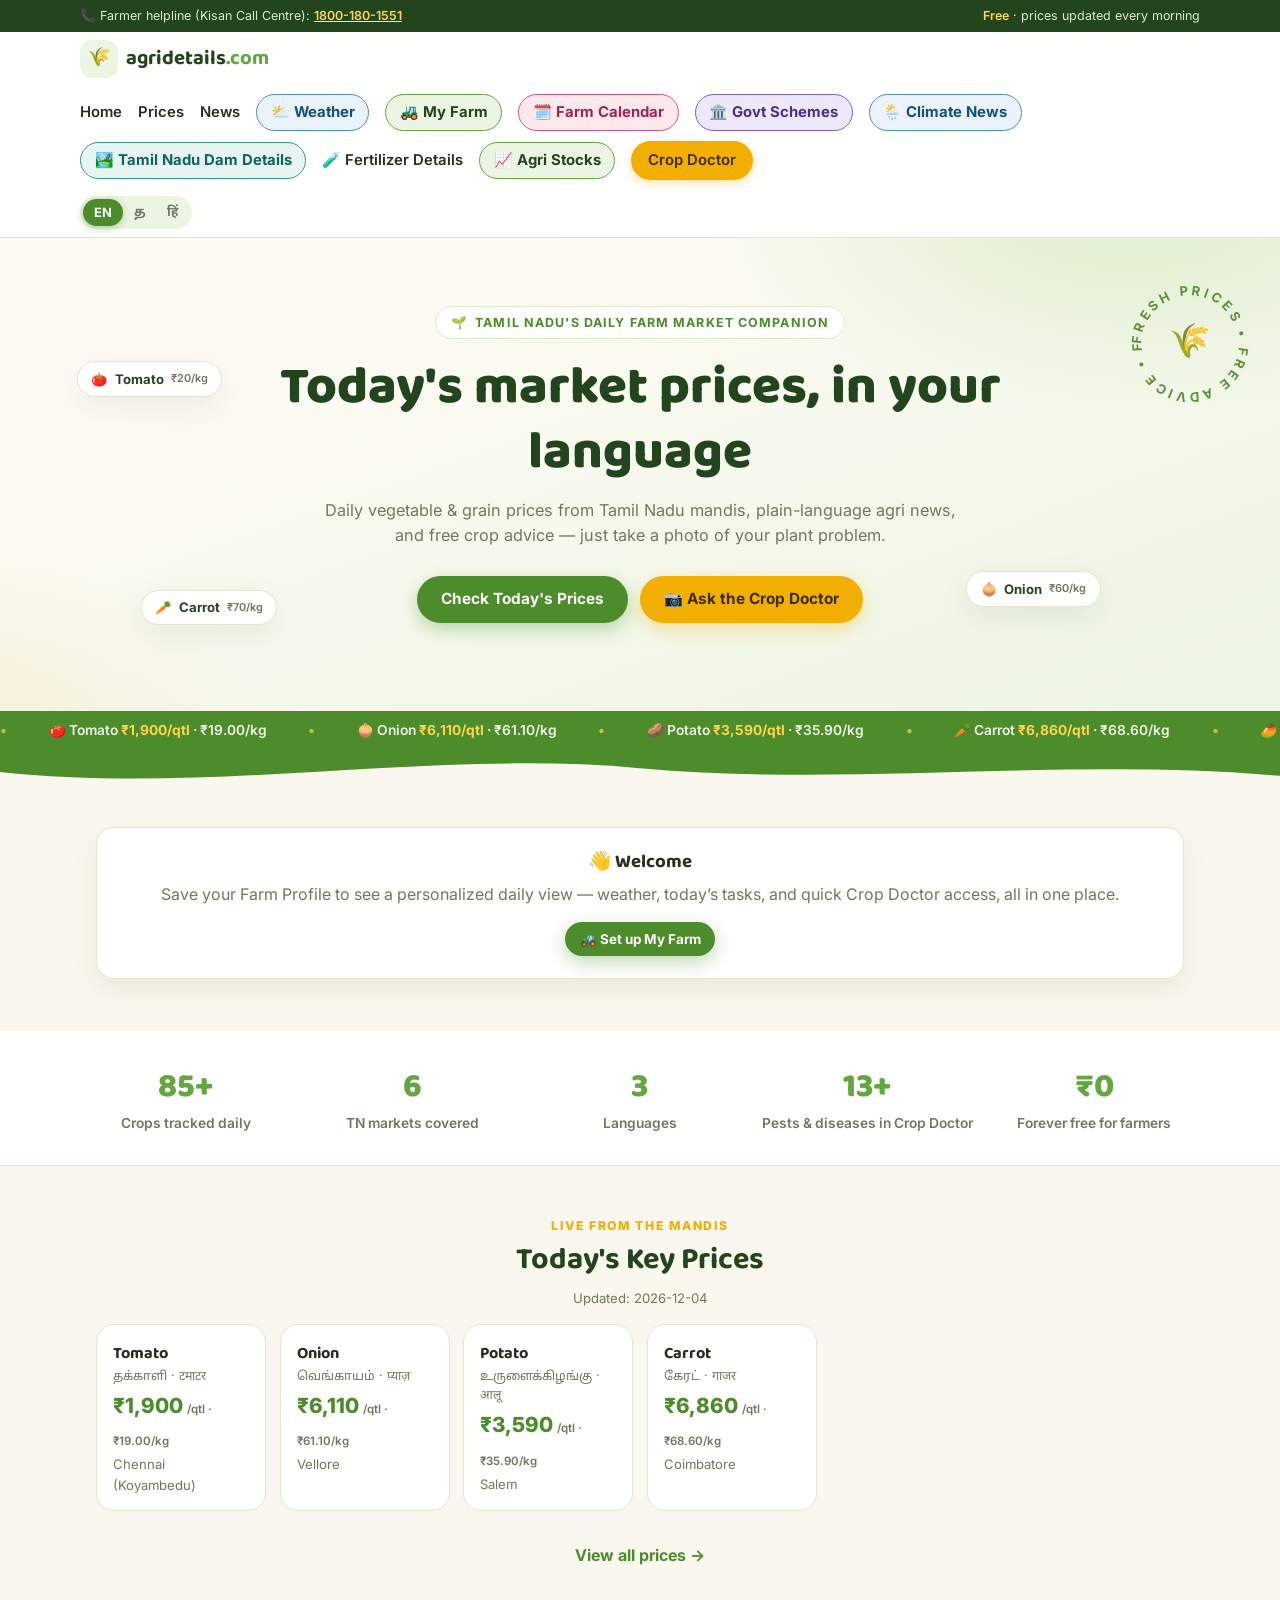
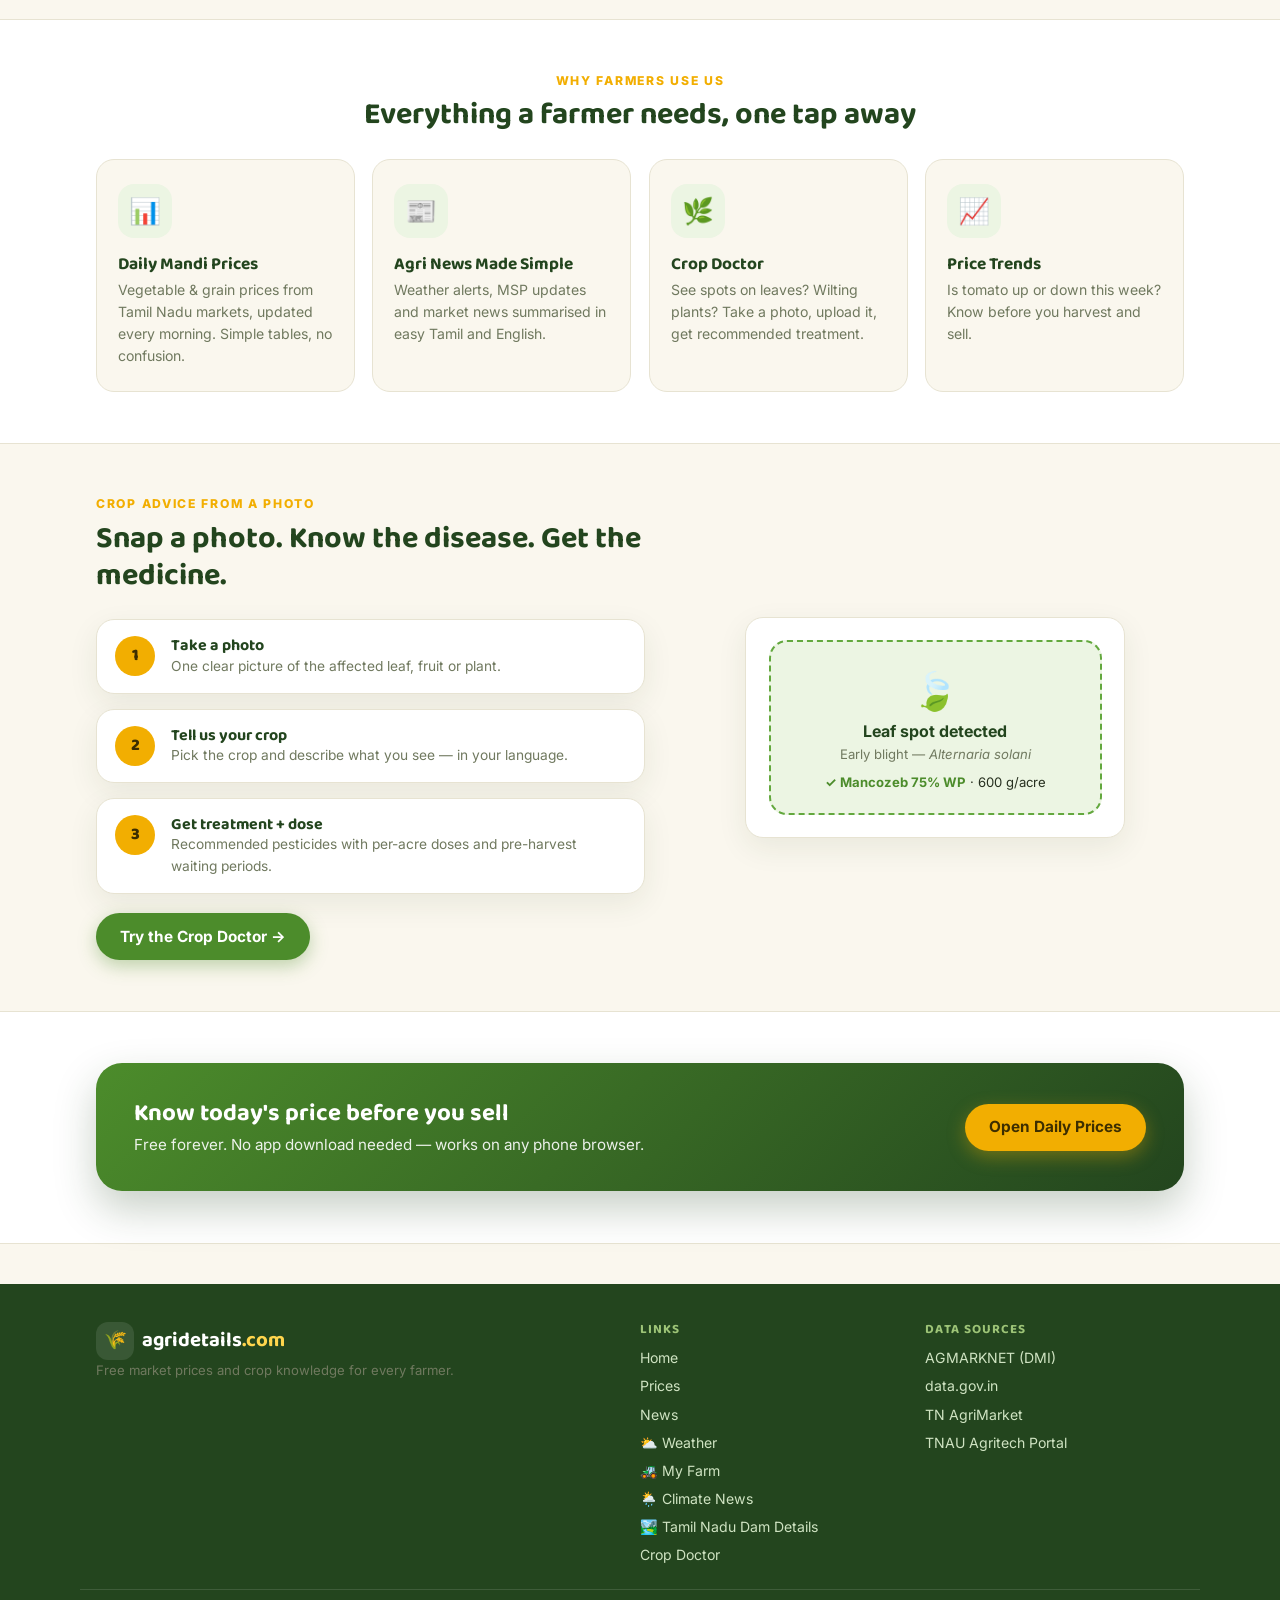
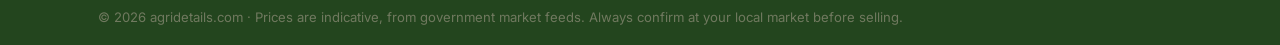
<file: index.html>
<!DOCTYPE html>
<html lang="en">
<head>
<meta charset="UTF-8">
<meta name="viewport" content="width=device-width, initial-scale=1.0">
<title>Agridetails — Daily Mandi Prices, Agri News &amp; Crop Advisory | Tamil Nadu, India</title>
<meta name="description" content="Free daily vegetable and grain prices from Tamil Nadu mandis, simple agri news in Tamil and English, and photo-based pest & disease advisory for farmers.">
<meta property="og:type" content="website">
<meta property="og:title" content="Agridetails — Daily Mandi Prices, Agri News & Crop Advisory | Tamil Nadu, India">
<meta property="og:description" content="Free daily vegetable and grain prices from Tamil Nadu mandis, simple agri news in Tamil and English, and photo-based pest & disease advisory for farmers.">
<meta property="og:image" content="https://murugansakthivel.github.io/Agridetails/icon-512.png">
<meta property="og:url" content="https://murugansakthivel.github.io/Agridetails/index.html">
<meta name="twitter:card" content="summary">
<meta name="twitter:title" content="Agridetails — Daily Mandi Prices, Agri News & Crop Advisory | Tamil Nadu, India">
<meta name="twitter:description" content="Free daily vegetable and grain prices from Tamil Nadu mandis, simple agri news in Tamil and English, and photo-based pest & disease advisory for farmers.">
<link rel="preconnect" href="https://fonts.googleapis.com">
<link rel="preconnect" href="https://fonts.gstatic.com" crossorigin>
<link href="https://fonts.googleapis.com/css2?family=Baloo+2:wght@500;600;700;800&family=Noto+Sans+Tamil:wght@400;500;600;700&family=Noto+Sans+Devanagari:wght@400;500;600&family=Inter:wght@400;500;600;700&display=swap" rel="stylesheet">
<link rel="stylesheet" href="css/style.css">
<link rel="icon" type="image/x-icon" href="favicon.ico">
<link rel="icon" type="image/png" sizes="32x32" href="favicon-32.png">
<link rel="icon" type="image/png" sizes="16x16" href="favicon-16.png">
<link rel="apple-touch-icon" href="apple-touch-icon.png">
<link rel="manifest" href="manifest.json">
<meta name="theme-color" content="#23451e">
</head>
<body>

<div class="topbar">
  <div class="container topbar-inner">
    <span>📞 <span data-i18n="top_call">Farmer helpline</span> (<span data-i18n="top_call_kcc">Kisan Call Centre</span>): <a href="tel:18001801551" style="color:inherit;font-weight:700"><b>1800-180-1551</b></a></span>
    <span><b>Free</b> · <span data-i18n="top_note">prices updated every morning</span></span>
  </div>
</div>

<header class="site-header">
  <div class="container header-inner">
    <a href="index.html" class="brand">
      <span class="brand-icon">🌾</span>
      <span class="brand-text">agridetails<span class="brand-dot">.com</span></span>
    </a>
    <nav class="main-nav" id="mainNav">
      <a href="index.html" data-i18n="nav_home">Home</a>
      <a href="prices.html" data-i18n="nav_prices">Prices</a>
      <a href="news.html" data-i18n="nav_news">News</a>
      <a href="weather.html" class="nav-weather-btn" data-i18n="nav_weather">⛅ Weather</a>
      <a href="farm.html" class="nav-farm-btn" data-i18n="nav_farm">🚜 My Farm</a>
      <a href="calendar.html" class="nav-calendar-btn" data-i18n="nav_calendar">🗓️ Farm Calendar</a>
      <a href="schemes.html" class="nav-schemes-btn" data-i18n="nav_schemes">🏛️ Govt Schemes</a>
      <a href="climate.html" class="nav-climate-btn" data-i18n="nav_climate">🌦️ Climate News</a>
      <a href="dams.html" class="nav-dam-btn" data-i18n="nav_dam">🏞️ Tamil Nadu Dam Details</a>
      <a href="fertilizer.html" class="nav-fert-btn" data-i18n="nav_Fertilizer">🧪 Fertilizer Details</a>
      <a href="stocks.html" class="nav-stocks-btn" data-i18n="nav_stocks">📈 Stocks</a>
      <a href="advisory.html" class="nav-cta" data-i18n="nav_advisory">Crop Doctor</a>
    </nav>
    <div class="header-actions">
      <div id="langSwitch" class="lang-switch">
        <button data-lang="en" type="button">EN</button><button data-lang="ta" type="button">த</button><button data-lang="hi" type="button">हिं</button>
      </div>
      <button id="navToggle" class="nav-toggle-btn" aria-label="Menu">☰</button>
    </div>
  </div>
</header>

<section class="hero">
  <svg class="stamp" viewBox="0 0 100 100">
    <defs><path id="circ" d="M50,50 m-38,0 a38,38 0 1,1 76,0 a38,38 0 1,1 -76,0"/></defs>
    <text font-size="10.2" letter-spacing="2.5" fill="#4c8c2b" font-weight="700">
      <textPath href="#circ">FRESH PRICES • FREE ADVICE • FARMER FIRST • </textPath>
    </text>
    <text x="50" y="56" text-anchor="middle" font-size="26">🌾</text>
  </svg>

  <div class="chip-float chip-1">🍅 <span>Tomato</span> <small>₹20/kg</small></div>
  <div class="chip-float chip-2">🥕 <span>Carrot</span> <small>₹70/kg</small></div>
  <div class="chip-float chip-3">🧅 <span>Onion</span> <small>₹60/kg</small></div>

  <div class="container">
    <span class="hero-kicker">🌱 <span data-i18n="hero_kicker">Tamil Nadu's daily farm market companion</span></span>
    <h1 class="hero-title" data-i18n="hero_title">Today's market prices, in your language</h1>
    <p class="hero-sub" data-i18n="hero_sub">Daily vegetable &amp; grain prices from Tamil Nadu mandis, plain-language agri news, and free crop advice — just take a photo of your plant problem.</p>
    <div class="hero-actions">
      <a href="prices.html" class="btn btn-primary" data-i18n="hero_cta_prices">Check Today's Prices</a>
      <a href="advisory.html" class="btn btn-secondary" data-i18n="hero_cta_doctor">📷 Ask the Crop Doctor</a>
    </div>
  </div>
</section>

<!-- price marquee -->
<div class="marquee" aria-hidden="true"><div class="marquee-track" id="marqueeTrack"></div></div>

<svg class="wave" viewBox="0 0 1440 60" preserveAspectRatio="none" style="background:var(--green-700)">
  <path d="M0,30 C240,60 480,0 720,25 C960,50 1200,10 1440,35 L1440,60 L0,60 Z" fill="#faf7ee"/>
</svg>

<main>
  <section class="section" style="padding-top:2rem">
    <div class="container">
      <div id="todayDashboard"></div>
    </div>
  </section>

  <section class="stats-band">
    <div class="container stats-grid">
      <div><div class="stat-num" id="statCrops">85+</div><div class="stat-label" data-i18n="stat_crops">Crops tracked daily</div></div>
      <div><div class="stat-num" id="statMarkets">6</div><div class="stat-label" data-i18n="stat_markets">TN markets covered</div></div>
      <div><div class="stat-num" id="statLangs">3</div><div class="stat-label" data-i18n="stat_langs">Languages</div></div>
      <div><div class="stat-num" id="statDiseases">13+</div><div class="stat-label" data-i18n="stat_diseases">Pests &amp; diseases in Crop Doctor</div></div>
      <div><div class="stat-num">₹0</div><div class="stat-label" data-i18n="stat_free">Forever free for farmers</div></div>
    </div>
  </section>

  <section class="section">
    <div class="container">
      <span class="kicker" data-i18n="home_ticker_kicker">Live from the mandis</span>
      <h2 class="section-title" data-i18n="home_ticker_title">Today's Key Prices</h2>
      <p class="muted small" id="tickerDate" style="text-align:center;margin-top:-1rem"></p>
      <div class="price-grid" id="homeTicker">
        <div class="skeleton"></div><div class="skeleton"></div><div class="skeleton"></div>
      </div>
      <div style="text-align:center"><a href="prices.html" class="link-arrow" data-i18n="home_view_all">View all prices →</a></div>
    </div>
  </section>

  <section class="section section-alt">
    <div class="container">
      <span class="kicker" data-i18n="home_features_kicker">Why farmers use us</span>
      <h2 class="section-title" data-i18n="home_features_title">Everything a farmer needs, one tap away</h2>
      <div class="feature-grid">
        <a class="feature-card" href="prices.html">
          <span class="feature-icon">📊</span>
          <h3 data-i18n="feat_price_t">Daily Mandi Prices</h3>
          <p data-i18n="feat_price_d">Vegetable &amp; grain prices from Tamil Nadu markets, updated every morning. Simple tables, no confusion.</p>
        </a>
        <a class="feature-card" href="news.html">
          <span class="feature-icon">📰</span>
          <h3 data-i18n="feat_news_t">Agri News Made Simple</h3>
          <p data-i18n="feat_news_d">Weather alerts, MSP updates and market news summarised in easy Tamil and English.</p>
        </a>
        <a class="feature-card" href="advisory.html">
          <span class="feature-icon">🌿</span>
          <h3 data-i18n="feat_doc_t">Crop Doctor</h3>
          <p data-i18n="feat_doc_d">See spots on leaves? Wilting plants? Take a photo, upload it, get recommended treatment.</p>
        </a>
        <a class="feature-card" href="prices.html#trends">
          <span class="feature-icon">📈</span>
          <h3 data-i18n="feat_trend_t">Price Trends</h3>
          <p data-i18n="feat_trend_d">Is tomato up or down this week? Know before you harvest and sell.</p>
        </a>
      </div>
    </div>
  </section>

  <section class="section">
    <div class="container split">
      <div>
        <span class="kicker" style="text-align:left" data-i18n="doctor_kicker">Photo se salah, free</span>
        <h2 class="section-title left" data-i18n="doctor_heading">Snap a photo. Know the disease. Get the medicine.</h2>
        <div class="steps-stack">
          <div class="step-row"><span class="step-no">1</span><div><h4 data-i18n="doc_step1_t">Take a photo</h4><p data-i18n="doc_step1_d">One clear picture of the affected leaf, fruit or plant.</p></div></div>
          <div class="step-row"><span class="step-no">2</span><div><h4 data-i18n="doc_step2_t">Tell us your crop</h4><p data-i18n="doc_step2_d">Pick the crop and describe what you see — in your language.</p></div></div>
          <div class="step-row"><span class="step-no">3</span><div><h4 data-i18n="doc_step3_t">Get treatment + dose</h4><p data-i18n="doc_step3_d">Recommended pesticides with per-acre doses and pre-harvest waiting periods.</p></div></div>
        </div>
        <a href="advisory.html" class="btn btn-primary" style="margin-top:1.2rem" data-i18n="doctor_cta">Try the Crop Doctor →</a>
      </div>
      <div style="position:relative">
        <div class="card" style="max-width:380px;margin:0 auto">
          <div class="drop-zone" style="cursor:default">
            <span class="dz-icon">🍃</span>
            <p style="font-weight:700;color:var(--green-900)">Leaf spot detected</p>
            <p class="small muted">Early blight — <i>Alternaria solani</i></p>
            <p class="small" style="margin-top:.5rem"><b style="color:var(--green-700)">✓ Mancozeb 75% WP</b> · 600 g/acre</p>
          </div>
        </div>
      </div>
    </div>
  </section>

  <section class="section section-alt">
    <div class="container">
      <div class="cta-strip">
        <div>
          <h2 data-i18n="cta_title">Know today's price before you sell</h2>
          <p data-i18n="cta_sub">Free forever. No app download needed — works on any phone browser.</p>
        </div>
        <a href="prices.html" class="btn btn-secondary" data-i18n="cta_btn">Open Daily Prices</a>
      </div>
    </div>
  </section>
</main>

<footer class="site-footer">
  <div class="container footer-grid">
    <div>
      <div class="brand"><span class="brand-icon">🌾</span> <strong>agridetails<span class="brand-dot">.com</span></strong></div>
      <p class="small muted" data-i18n="footer_tagline">Free market prices and crop knowledge for every farmer.</p>
    </div>
    <div>
      <h4 data-i18n="footer_links_t">Links</h4>
      <a href="index.html" data-i18n="nav_home">Home</a><br>
      <a href="prices.html" data-i18n="nav_prices">Prices</a><br>
      <a href="news.html" data-i18n="nav_news">News</a><br>
      <a href="weather.html" data-i18n="nav_weather">⛅ Weather</a><br>
      <a href="farm.html" data-i18n="nav_farm">🚜 My Farm</a><br>
      <a href="climate.html" data-i18n="nav_climate">🌦️ Climate News</a><br>
      <a href="dams.html" data-i18n="nav_dam">🏞️ Tamil Nadu Dam Details</a><br>
      <a href="advisory.html" data-i18n="nav_advisory">Crop Doctor</a>
    </div>
    <div>
      <h4 data-i18n="footer_data_t">Data Sources</h4>
      <a href="https://agmarknet.gov.in" target="_blank" rel="noopener">AGMARKNET (DMI)</a><br>
      <a href="https://data.gov.in" target="_blank" rel="noopener">data.gov.in</a><br>
      <a href="https://www.tnagrimarket.tn.gov.in" target="_blank" rel="noopener">TN AgriMarket</a><br>
      <a href="https://agritech.tnau.ac.in" target="_blank" rel="noopener">TNAU Agritech Portal</a>
    </div>
  </div>
  <div class="container footer-bottom">
    <p class="small muted">© 2026 agridetails.com · <span data-i18n="footer_disclaimer">Prices are indicative, from government market feeds. Always confirm at your local market before selling.</span></p>
  </div>
</footer>

<script src="js/config.js"></script>
<script src="js/i18n.js"></script>
<script src="js/tn-districts.js"></script>
<script src="js/crops-catalog.js"></script>
<script src="js/prices-data.js"></script>
<script src="js/agri-stocks.js"></script>
<script src="js/home-dashboard.js"></script>
<script src="js/app.js"></script>
</body>
</html>
</file>
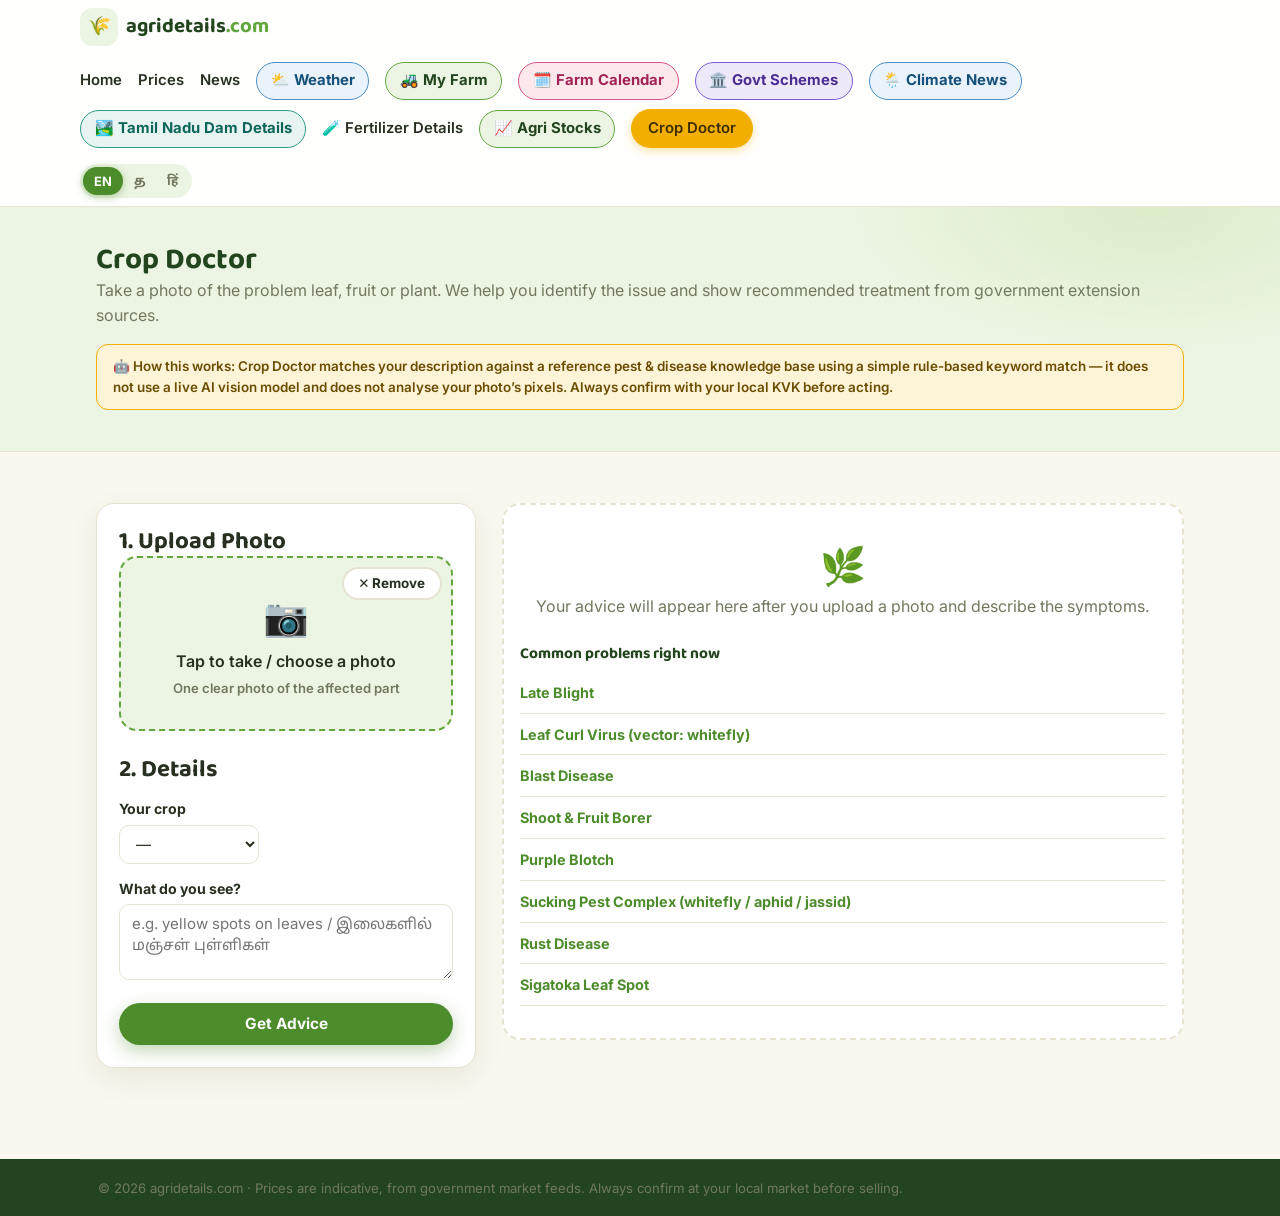
<file: advisory.html>
<!DOCTYPE html>
<html lang="en">
<head>
<meta charset="UTF-8">
<meta name="viewport" content="width=device-width, initial-scale=1.0">
<title>Crop Doctor — Photo Pest &amp; Disease Advisory | Agridetails</title>
<meta name="description" content="Upload a photo of your diseased crop and get recommended pesticide and treatment details. Free crop advisory for Tamil Nadu farmers.">
<meta property="og:type" content="website">
<meta property="og:title" content="Crop Doctor — Photo Pest & Disease Advisory | Agridetails">
<meta property="og:description" content="Upload a photo of your diseased crop and get recommended pesticide and treatment details. Free crop advisory for Tamil Nadu farmers.">
<meta property="og:image" content="https://murugansakthivel.github.io/Agridetails/icon-512.png">
<meta property="og:url" content="https://murugansakthivel.github.io/Agridetails/advisory.html">
<meta name="twitter:card" content="summary">
<meta name="twitter:title" content="Crop Doctor — Photo Pest & Disease Advisory | Agridetails">
<meta name="twitter:description" content="Upload a photo of your diseased crop and get recommended pesticide and treatment details. Free crop advisory for Tamil Nadu farmers.">
<link rel="preconnect" href="https://fonts.googleapis.com">
<link rel="preconnect" href="https://fonts.gstatic.com" crossorigin>
<link href="https://fonts.googleapis.com/css2?family=Baloo+2:wght@600;700;800&family=Noto+Sans+Tamil:wght@400;500;600;700&family=Noto+Sans+Devanagari:wght@400;500;600&family=Inter:wght@400;500;600;700&display=swap" rel="stylesheet">
<link rel="stylesheet" href="css/style.css">
<link rel="icon" type="image/x-icon" href="favicon.ico">
<link rel="icon" type="image/png" sizes="32x32" href="favicon-32.png">
<link rel="icon" type="image/png" sizes="16x16" href="favicon-16.png">
<link rel="apple-touch-icon" href="apple-touch-icon.png">
<link rel="manifest" href="manifest.json">
<meta name="theme-color" content="#23451e">
</head>
<body>

<header class="site-header">
  <div class="container header-inner">
    <a href="index.html" class="brand"><span class="brand-icon">🌾</span><span class="brand-text">agridetails<span class="brand-dot">.com</span></span></a>
    <nav class="main-nav" id="mainNav">
      <a href="index.html" data-i18n="nav_home">Home</a>
      <a href="prices.html" data-i18n="nav_prices">Prices</a>
      <a href="news.html" data-i18n="nav_news">News</a>
      <a href="weather.html" class="nav-weather-btn" data-i18n="nav_weather">⛅ Weather</a>
      <a href="farm.html" class="nav-farm-btn" data-i18n="nav_farm">🚜 My Farm</a>
      <a href="calendar.html" class="nav-calendar-btn" data-i18n="nav_calendar">🗓️ Farm Calendar</a>
      <a href="schemes.html" class="nav-schemes-btn" data-i18n="nav_schemes">🏛️ Govt Schemes</a>
      <a href="climate.html" class="nav-climate-btn" data-i18n="nav_climate">🌦️ Climate News</a>
      <a href="dams.html" class="nav-dam-btn" data-i18n="nav_dam">🏞️ Tamil Nadu Dam Details</a>
      <a href="fertilizer.html" class="nav-fert-btn" data-i18n="nav_Fertilizer">🧪 Fertilizer Details</a>
      <a href="stocks.html" class="nav-stocks-btn" data-i18n="nav_stocks">📈 Stocks</a>
      <a href="advisory.html" class="nav-cta" data-i18n="nav_advisory">Crop Doctor</a>
    </nav>
    <div class="header-actions">
      <div id="langSwitch" class="lang-switch">
        <button data-lang="en" type="button">EN</button><button data-lang="ta" type="button">த</button><button data-lang="hi" type="button">हिं</button>
      </div>
      <button id="navToggle" class="nav-toggle-btn" aria-label="Menu">☰</button>
    </div>
  </div>
</header>

<main>
<section class="page-head">
  <div class="container">
    <h1 data-i18n="doc_title">Crop Doctor</h1>
    <p class="muted" data-i18n="doc_sub">Take a photo of the problem leaf, fruit or plant. We help you identify the issue and show recommended treatment from government extension sources.</p>
    <div class="adv-demo-banner" role="note" data-i18n="adv_engine_note">🤖 How this works: Crop Doctor matches your description against a reference pest &amp; disease knowledge base using a simple rule-based keyword match — it does not use a live AI vision model and does not analyse your photo's pixels. Always confirm with your local KVK before acting.</div>
  </div>
</section>

<section class="section">
  <div class="container advisory-layout">

    <div class="card upload-card">
      <h2 data-i18n="upload_t">1. Upload Photo</h2>
      <div id="dropZone" class="drop-zone">
        <input type="file" id="photoInput" accept="image/*" capture="environment" hidden>
        <div class="dz-idle" id="dzIdle">
          <span class="dz-icon">📷</span>
          <p data-i18n="upload_hint">Tap to take / choose a photo</p>
          <p class="small muted" data-i18n="upload_hint2">One clear photo of the affected part</p>
        </div>
        <img id="previewImg" alt="" hidden>
        <button id="clearPhotoBtn" class="btn btn-sm btn-outline dz-clear" hidden>✕ <span data-i18n="remove_photo">Remove</span></button>
      </div>

      <h2 style="margin-top:1.5rem" data-i18n="details_t">2. Details</h2>
      <label class="field-label" for="cropSelect" data-i18n="your_crop">Your crop</label>
      <select id="cropSelect"></select>

      <label class="field-label" for="symptomInput" data-i18n="symptoms_label">What do you see?</label>
      <textarea id="symptomInput" rows="3" placeholder="e.g. yellow spots on leaves / இலைகளில் மஞ்சள் புள்ளிகள்"></textarea>

      <button id="analyzeBtn" class="btn btn-primary btn-block" disabled data-i18n="analyze_btn">Get Advice</button>
    </div>

    <div class="advice-panel" id="advicePanel">
      <div class="empty-state" id="emptyState">
        <span class="dz-icon">🌿</span>
        <p data-i18n="empty_advice">Your advice will appear here after you upload a photo and describe the symptoms.</p>
        <div class="quick-help">
          <h3 data-i18n="common_problems_t">Common problems right now</h3>
          <ul id="quickList"></ul>
        </div>
      </div>

      <div class="result-card" id="resultCard" hidden></div>
    </div>

  </div>
</section>
</main>

<footer class="site-footer">
  <div class="container footer-bottom">
    <p class="small muted">© 2026 agridetails.com · <span data-i18n="footer_disclaimer">Prices are indicative, from government market feeds. Always confirm at your local market before selling.</span></p>
  </div>
</footer>

<script src="js/config.js"></script>
<script src="js/i18n.js"></script>
<script src="js/prices-data.js"></script>
<script src="js/advisory-kb.js"></script>
<script src="js/agri-stocks.js"></script>
<script src="js/app.js"></script>
</body>
</html>
</file>
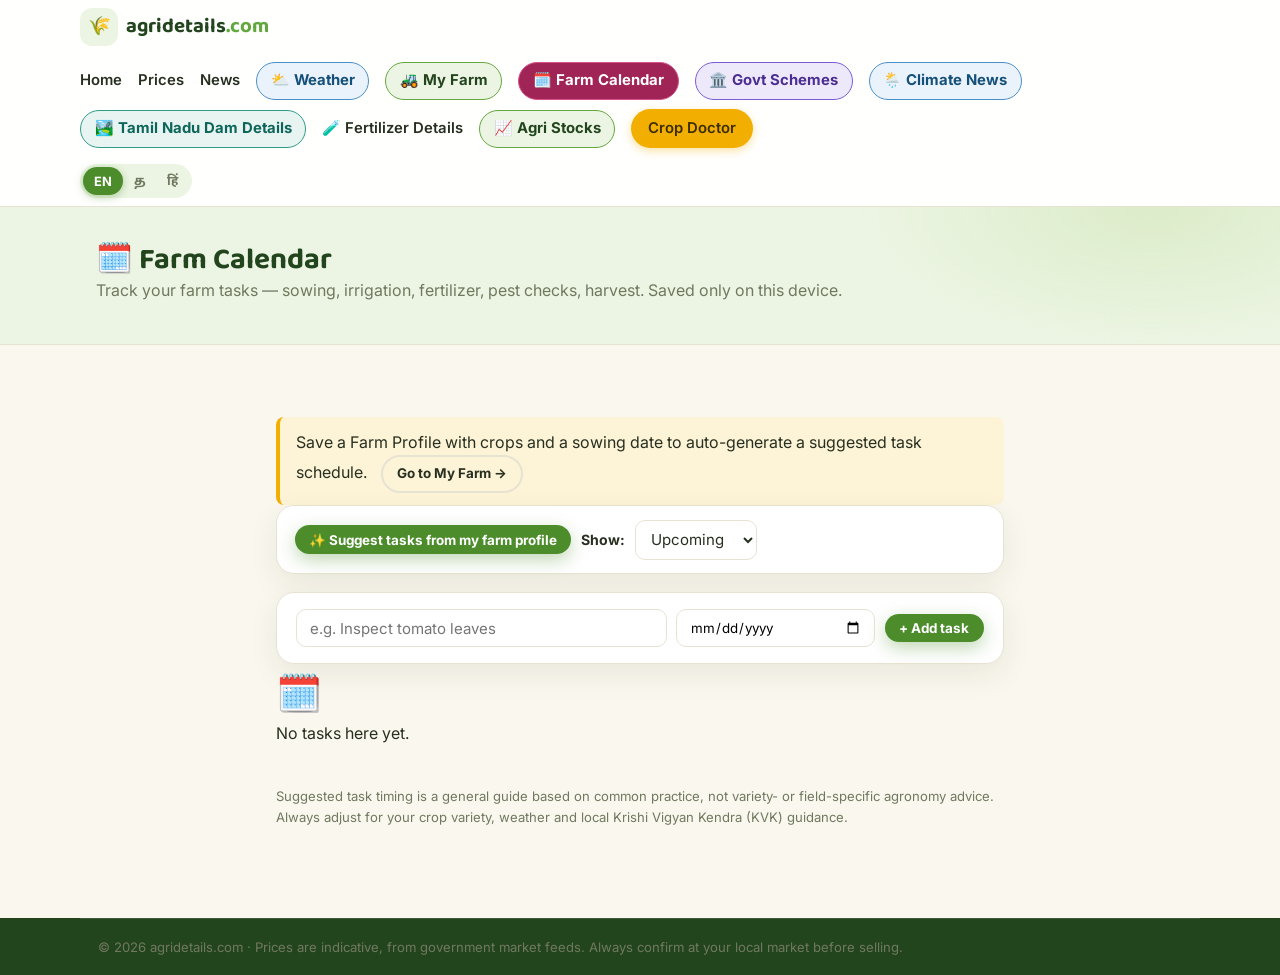
<file: calendar.html>
<!DOCTYPE html>
<html lang="en">
<head>
<meta charset="UTF-8">
<meta name="viewport" content="width=device-width, initial-scale=1.0">
<title>Farm Calendar — Agridetails</title>
<meta name="description" content="Track sowing, irrigation, fertilizer, pest checks and harvest tasks for your farm. Auto-suggests a task schedule from your Farm Profile.">
<meta property="og:type" content="website">
<meta property="og:title" content="Farm Calendar — Agridetails">
<meta property="og:description" content="Track sowing, irrigation, fertilizer, pest checks and harvest tasks for your farm.">
<meta property="og:image" content="https://murugansakthivel.github.io/Agridetails/icon-512.png">
<meta property="og:url" content="https://murugansakthivel.github.io/Agridetails/calendar.html">
<meta name="twitter:card" content="summary">
<link rel="preconnect" href="https://fonts.googleapis.com">
<link rel="preconnect" href="https://fonts.gstatic.com" crossorigin>
<link href="https://fonts.googleapis.com/css2?family=Baloo+2:wght@600;700;800&family=Noto+Sans+Tamil:wght@400;500;600;700&family=Noto+Sans+Devanagari:wght@400;500;600&family=Inter:wght@400;500;600;700&display=swap" rel="stylesheet">
<link rel="stylesheet" href="css/style.css">
<link rel="icon" type="image/x-icon" href="favicon.ico">
<link rel="icon" type="image/png" sizes="32x32" href="favicon-32.png">
<link rel="icon" type="image/png" sizes="16x16" href="favicon-16.png">
<link rel="apple-touch-icon" href="apple-touch-icon.png">
<link rel="manifest" href="manifest.json">
<meta name="theme-color" content="#23451e">
</head>
<body>

<header class="site-header">
  <div class="container header-inner">
    <a href="index.html" class="brand"><span class="brand-icon">🌾</span><span class="brand-text">agridetails<span class="brand-dot">.com</span></span></a>
    <nav class="main-nav" id="mainNav">
      <a href="index.html" data-i18n="nav_home">Home</a>
      <a href="prices.html" data-i18n="nav_prices">Prices</a>
      <a href="news.html" data-i18n="nav_news">News</a>
      <a href="weather.html" class="nav-weather-btn" data-i18n="nav_weather">⛅ Weather</a>
      <a href="farm.html" class="nav-farm-btn" data-i18n="nav_farm">🚜 My Farm</a>
      <a href="calendar.html" class="nav-calendar-btn active" data-i18n="nav_calendar">🗓️ Farm Calendar</a>
      <a href="schemes.html" class="nav-schemes-btn" data-i18n="nav_schemes">🏛️ Govt Schemes</a>
      <a href="climate.html" class="nav-climate-btn" data-i18n="nav_climate">🌦️ Climate News</a>
      <a href="dams.html" class="nav-dam-btn" data-i18n="nav_dam">🏞️ Tamil Nadu Dam Details</a>
      <a href="fertilizer.html" class="nav-fert-btn" data-i18n="nav_Fertilizer">🧪 Fertilizer Details</a>
      <a href="stocks.html" class="nav-stocks-btn" data-i18n="nav_stocks">📈 Agri Stocks</a>
      <a href="advisory.html" class="nav-cta" data-i18n="nav_advisory">Crop Doctor</a>
    </nav>
    <div class="header-actions">
      <div id="langSwitch" class="lang-switch">
        <button data-lang="en" type="button">EN</button><button data-lang="ta" type="button">த</button><button data-lang="hi" type="button">हिं</button>
      </div>
      <button id="navToggle" class="nav-toggle-btn" aria-label="Menu">☰</button>
    </div>
  </div>
</header>

<main>
<section class="page-head">
  <div class="container">
    <h1 data-i18n="cal_page_title">🗓️ Farm Calendar</h1>
    <p class="muted" data-i18n="cal_page_sub">Track your farm tasks — sowing, irrigation, fertilizer, pest checks, harvest. Saved only on this device.</p>
  </div>
</section>

<section class="section">
  <div class="container" style="max-width:760px">

    <div id="calNoProfileNote" class="disclaimer-box" hidden>
      <span data-i18n="cal_no_profile_note">Save a Farm Profile with crops and a sowing date to auto-generate a suggested task schedule.</span>
      <a href="farm.html" class="btn btn-sm btn-outline" style="margin-left:.6rem" data-i18n="cal_go_to_farm">Go to My Farm →</a>
    </div>

    <div class="controls-bar">
      <button id="calGenerateBtn" type="button" class="btn btn-sm btn-primary" hidden data-i18n="cal_generate_btn">✨ Suggest tasks from my farm profile</button>
      <label for="calFilter" data-i18n="cal_filter_label">Show:</label>
      <select id="calFilter">
        <option value="upcoming" data-i18n="cal_filter_upcoming">Upcoming</option>
        <option value="overdue" data-i18n="cal_filter_overdue">Overdue</option>
        <option value="done" data-i18n="cal_filter_done">Completed</option>
        <option value="all" data-i18n="cal_filter_all">All</option>
      </select>
    </div>

    <form id="calAddForm" class="card cal-add-form">
      <input type="text" id="calTaskTitle" name="calTaskTitle" placeholder="e.g. Inspect tomato leaves" data-i18n-placeholder="cal_add_placeholder" required>
      <input type="date" id="calTaskDate" name="calTaskDate" required>
      <button type="submit" class="btn btn-sm btn-primary" data-i18n="cal_add_btn">+ Add task</button>
    </form>

    <div id="calEmptyState" class="empty-state" hidden>
      <span class="dz-icon">🗓️</span>
      <p data-i18n="cal_empty">No tasks here yet.</p>
    </div>

    <div id="calTaskList" class="cal-task-list"></div>

    <p class="small muted" style="margin-top:1.5rem" data-i18n="cal_disclaimer">Suggested task timing is a general guide based on common practice, not variety- or field-specific agronomy advice. Always adjust for your crop variety, weather and local Krishi Vigyan Kendra (KVK) guidance.</p>
  </div>
</section>
</main>

<footer class="site-footer">
  <div class="container footer-bottom">
    <p class="small muted">© 2026 agridetails.com · <span data-i18n="footer_disclaimer">Prices are indicative, from government market feeds. Always confirm at your local market before selling.</span></p>
  </div>
</footer>

<script src="js/config.js"></script>
<script src="js/i18n.js"></script>
<script src="js/farm-calendar.js"></script>
<script src="js/app.js"></script>
</body>
</html>
</file>
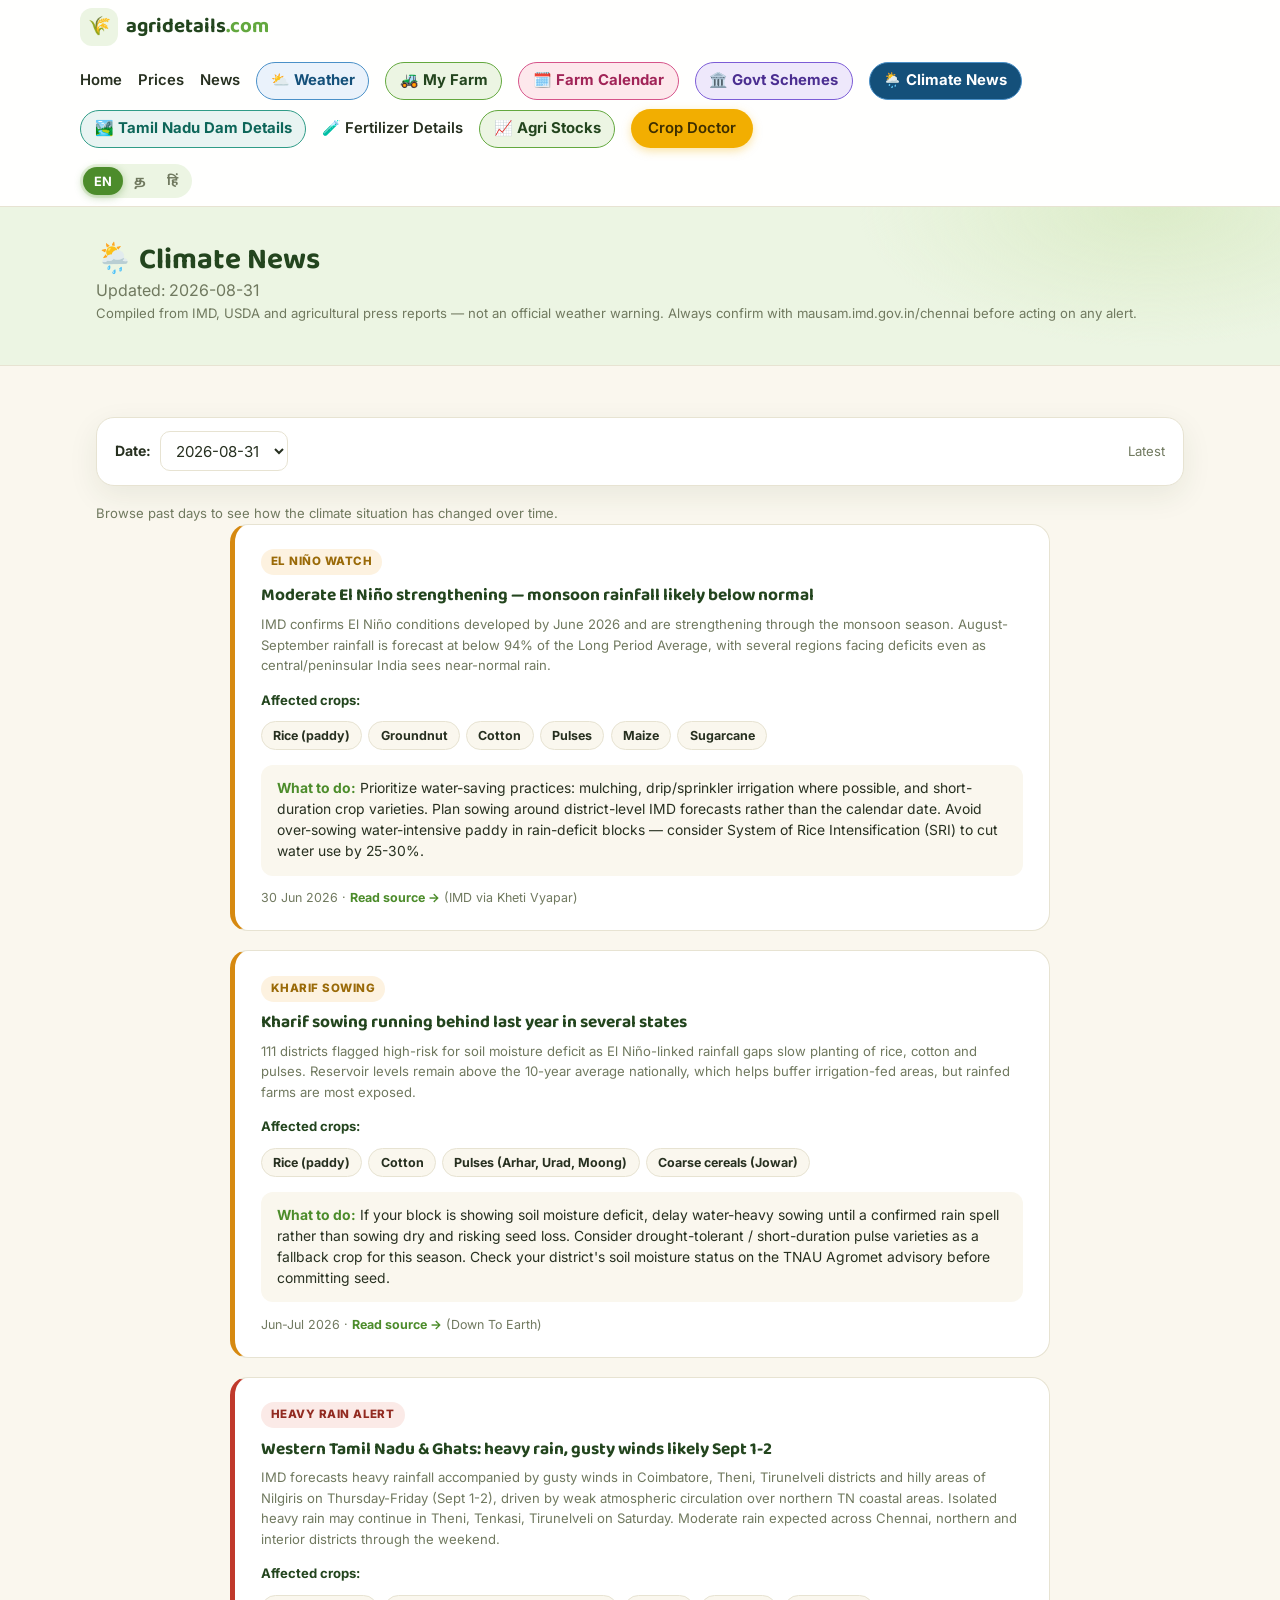
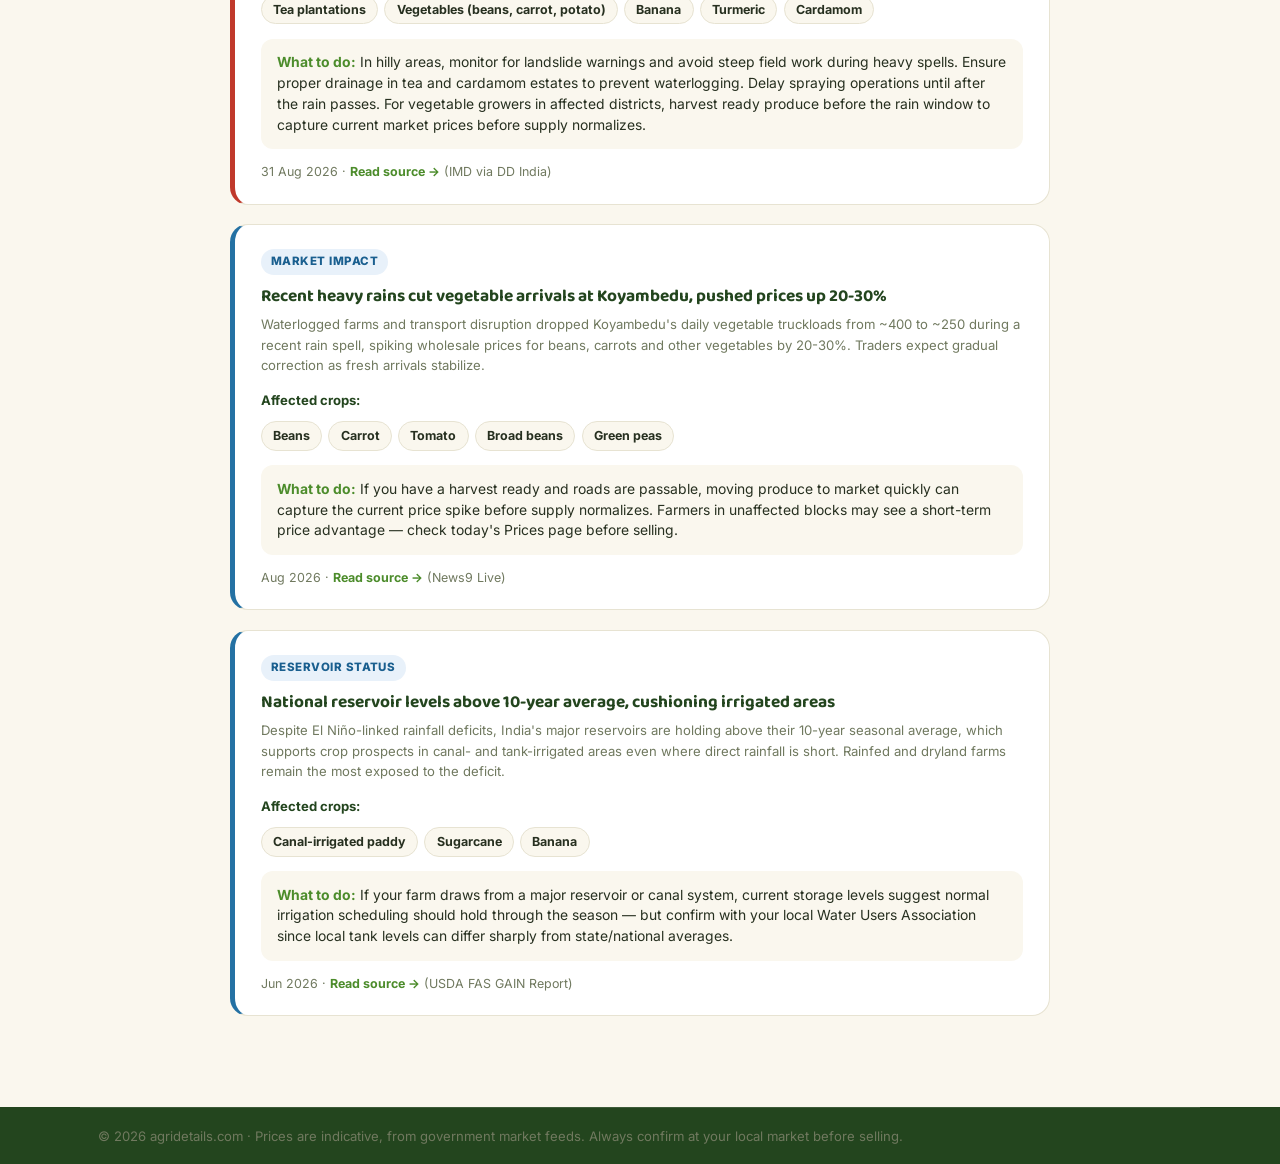
<file: climate.html>
<!DOCTYPE html>
<html lang="en">
<head>
<meta charset="UTF-8">
<meta name="viewport" content="width=device-width, initial-scale=1.0">
<title>Climate News — Agridetails</title>
<meta name="description" content="El Niño, monsoon and weather alerts for Tamil Nadu farmers — which crops are affected and how to respond, updated regularly.">
<meta property="og:type" content="website">
<meta property="og:title" content="Climate News — Agridetails">
<meta property="og:description" content="El Niño, monsoon and weather alerts for Tamil Nadu farmers — which crops are affected and how to respond, updated regularly.">
<meta property="og:image" content="https://murugansakthivel.github.io/Agridetails/icon-512.png">
<meta property="og:url" content="https://murugansakthivel.github.io/Agridetails/climate.html">
<meta name="twitter:card" content="summary">
<meta name="twitter:title" content="Climate News — Agridetails">
<meta name="twitter:description" content="El Niño, monsoon and weather alerts for Tamil Nadu farmers — which crops are affected and how to respond, updated regularly.">
<link rel="preconnect" href="https://fonts.googleapis.com">
<link rel="preconnect" href="https://fonts.gstatic.com" crossorigin>
<link href="https://fonts.googleapis.com/css2?family=Baloo+2:wght@600;700;800&family=Noto+Sans+Tamil:wght@400;500;600;700&family=Noto+Sans+Devanagari:wght@400;500;600&family=Inter:wght@400;500;600;700&display=swap" rel="stylesheet">
<link rel="stylesheet" href="css/style.css">
<link rel="icon" type="image/x-icon" href="favicon.ico">
<link rel="icon" type="image/png" sizes="32x32" href="favicon-32.png">
<link rel="icon" type="image/png" sizes="16x16" href="favicon-16.png">
<link rel="apple-touch-icon" href="apple-touch-icon.png">
<link rel="manifest" href="manifest.json">
<meta name="theme-color" content="#23451e">
</head>
<body>

<header class="site-header">
  <div class="container header-inner">
    <a href="index.html" class="brand"><span class="brand-icon">🌾</span><span class="brand-text">agridetails<span class="brand-dot">.com</span></span></a>
    <nav class="main-nav" id="mainNav">
      <a href="index.html" data-i18n="nav_home">Home</a>
      <a href="prices.html" data-i18n="nav_prices">Prices</a>
      <a href="news.html" data-i18n="nav_news">News</a>
      <a href="weather.html" class="nav-weather-btn" data-i18n="nav_weather">⛅ Weather</a>
      <a href="farm.html" class="nav-farm-btn" data-i18n="nav_farm">🚜 My Farm</a>
      <a href="calendar.html" class="nav-calendar-btn" data-i18n="nav_calendar">🗓️ Farm Calendar</a>
      <a href="schemes.html" class="nav-schemes-btn" data-i18n="nav_schemes">🏛️ Govt Schemes</a>
      <a href="climate.html" class="nav-climate-btn active" data-i18n="nav_climate">🌦️ Climate News</a>
      <a href="dams.html" class="nav-dam-btn" data-i18n="nav_dam">🏞️ Tamil Nadu Dam Details</a>
      <a href="fertilizer.html" class="nav-fert-btn" data-i18n="nav_Fertilizer">🧪 Fertilizer Details</a>
      <a href="stocks.html" class="nav-stocks-btn" data-i18n="nav_stocks">📈 Agri Stocks</a>
      <a href="advisory.html" class="nav-cta" data-i18n="nav_advisory">Crop Doctor</a>
    </nav>
    <div class="header-actions">
      <div id="langSwitch" class="lang-switch">
        <button data-lang="en" type="button">EN</button><button data-lang="ta" type="button">த</button><button data-lang="hi" type="button">हिं</button>
      </div>
      <button id="navToggle" class="nav-toggle-btn" aria-label="Menu">☰</button>
    </div>
  </div>
</header>

<main>
<section class="page-head">
  <div class="container">
    <h1 data-i18n="climate_page_title">🌦️ Climate News</h1>
    <p class="muted" id="climateAsOf"></p>
    <p class="small muted" data-i18n="climate_disclaimer">Compiled from IMD, USDA and agricultural press reports — not an official weather warning. Always confirm with mausam.imd.gov.in/chennai before acting on any alert.</p>
  </div>
</section>

<section class="section">
  <div class="container">
    <div class="controls-bar">
      <label for="climateDateFilter" data-i18n="climate_pick_date">Date:</label>
      <select id="climateDateFilter"></select>
      <span class="small muted source-note" id="climateDateNote"></span>
    </div>
    <p class="small muted" data-i18n="climate_tap_hint">Browse past days to see how the climate situation has changed over time.</p>
    <div id="climateList" class="climate-list"></div>
  </div>
</section>
</main>

<footer class="site-footer">
  <div class="container footer-bottom">
    <p class="small muted">© 2026 agridetails.com · <span data-i18n="footer_disclaimer">Prices are indicative, from government market feeds. Always confirm at your local market before selling.</span></p>
  </div>
</footer>

<script src="js/config.js"></script>
<script src="js/i18n.js"></script>
<script src="js/climate-news.js"></script>
<script src="js/app.js"></script>
</body>
</html>
</file>
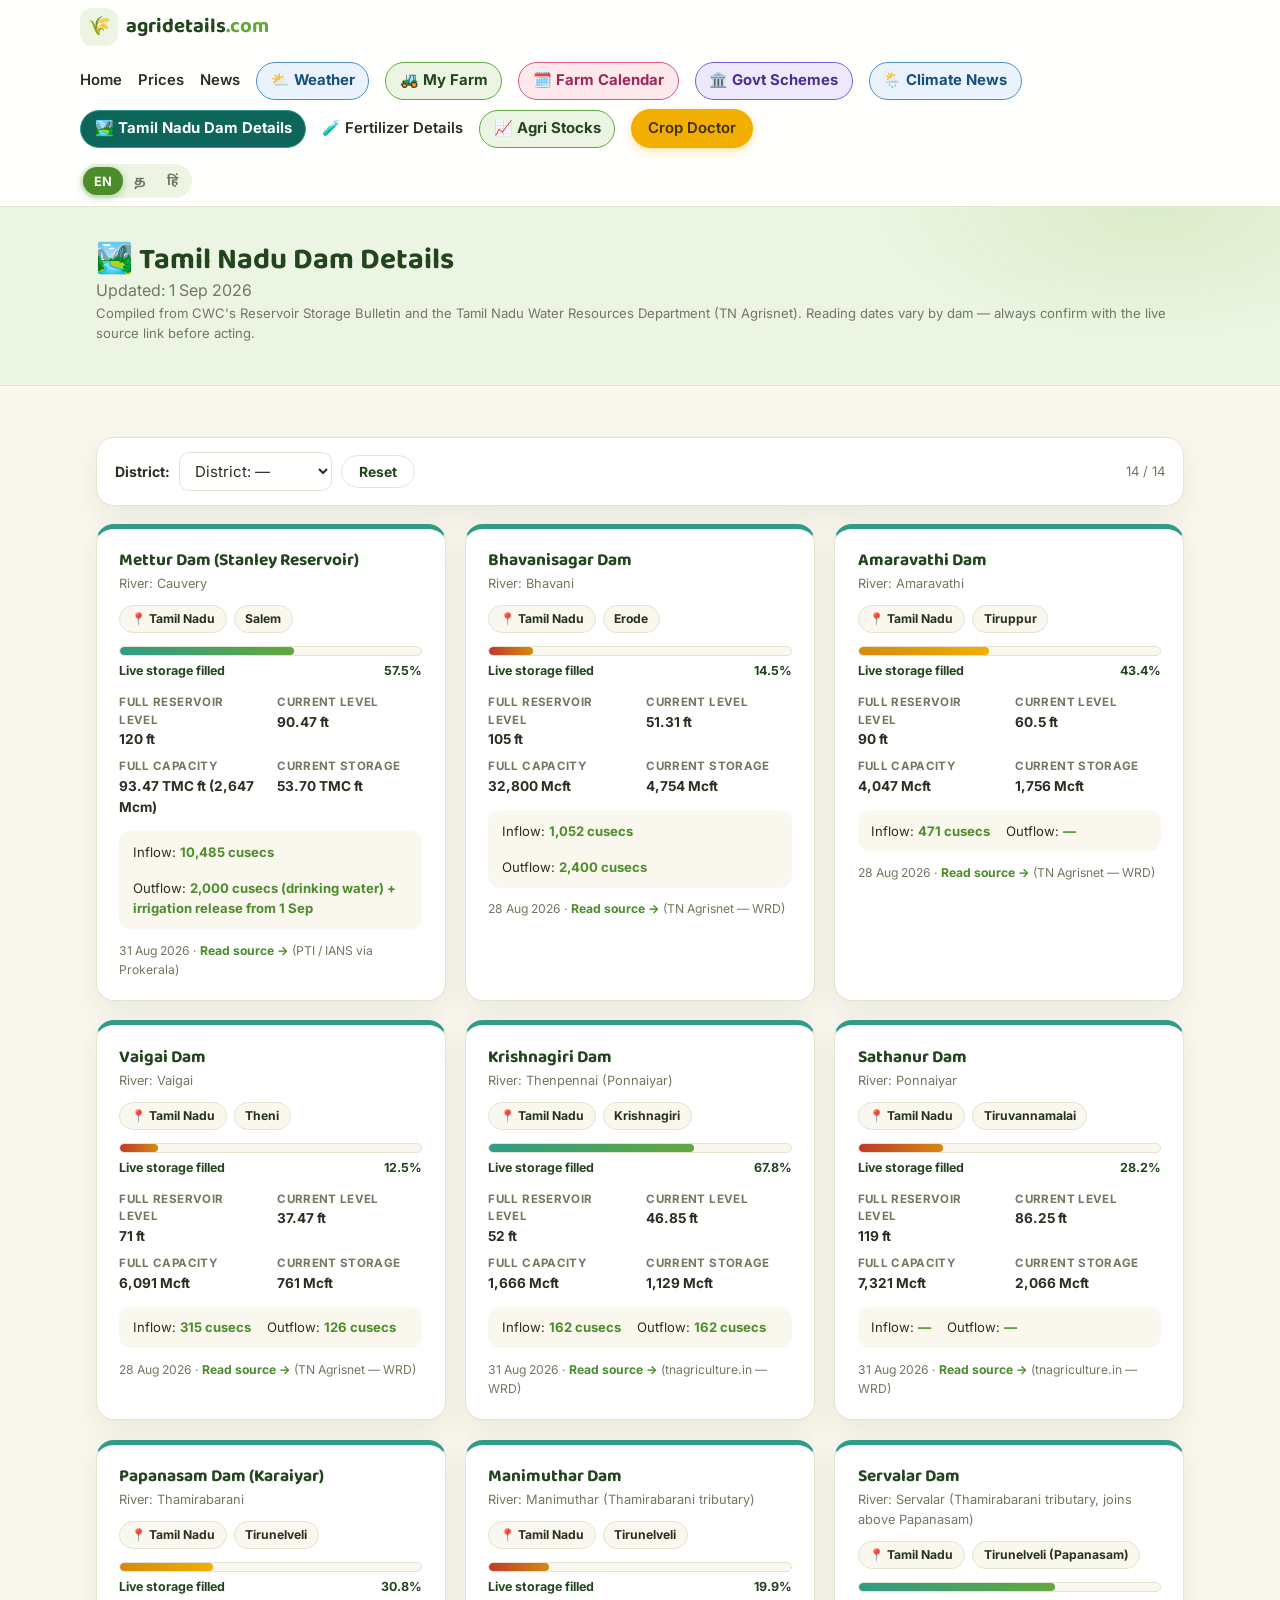
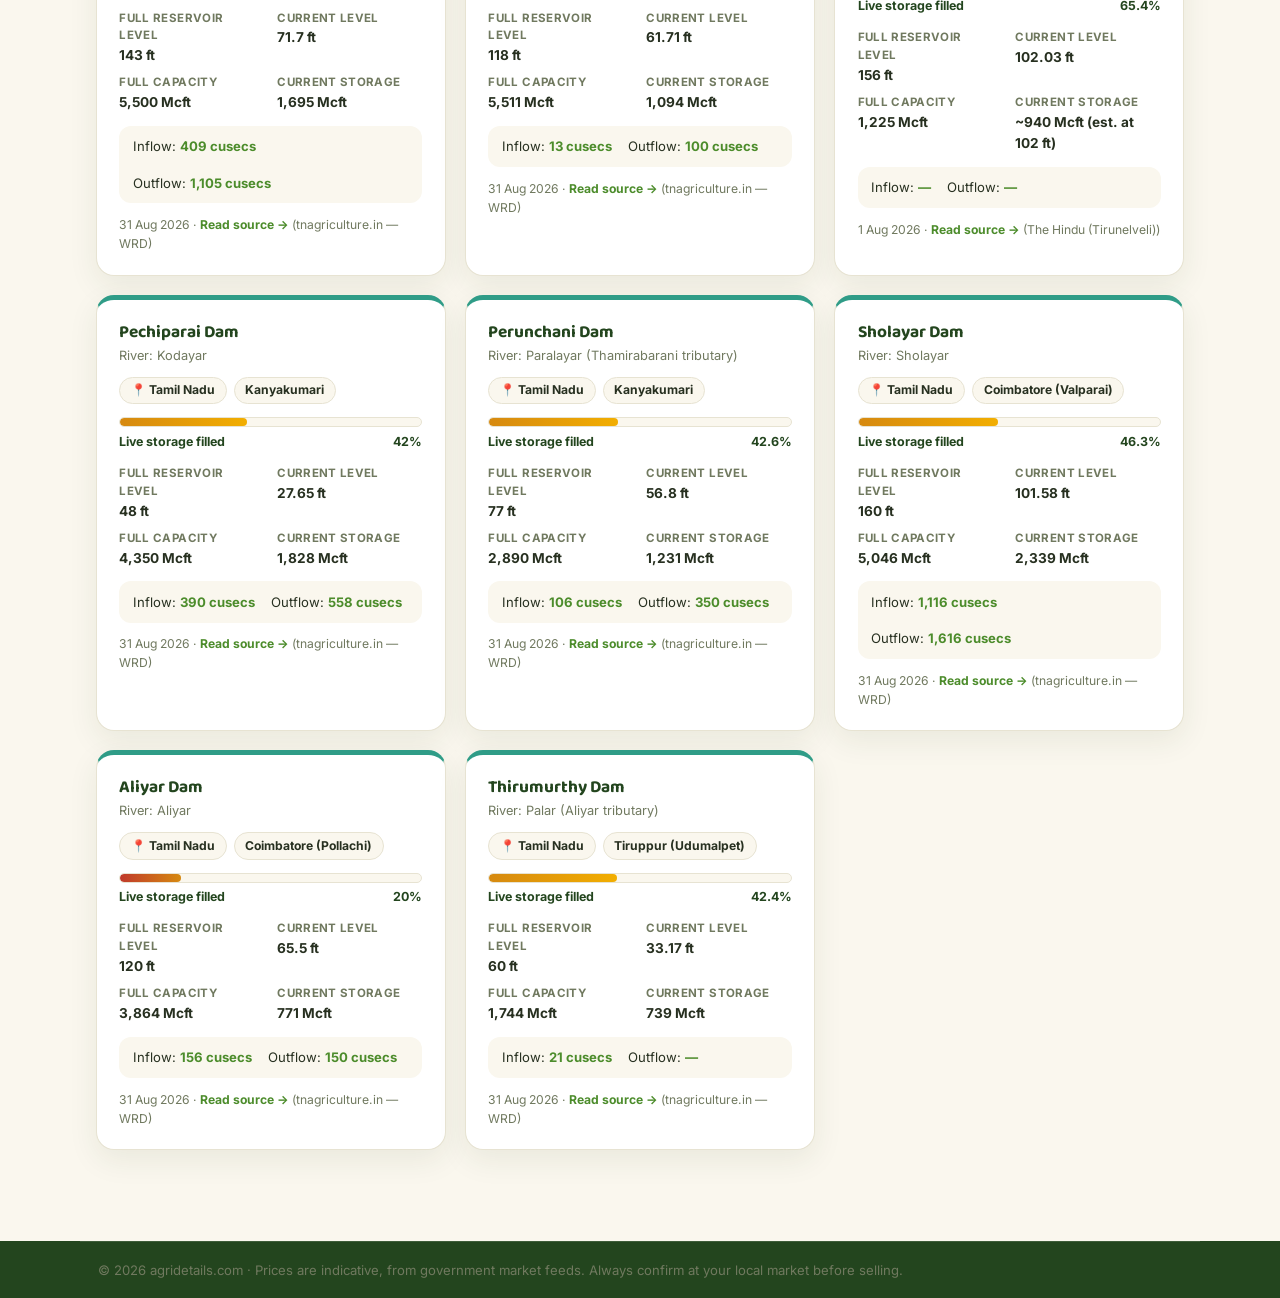
<file: dams.html>
<!DOCTYPE html>
<html lang="en">
<head>
<meta charset="UTF-8">
<meta name="viewport" content="width=device-width, initial-scale=1.0">
<title>Tamil Nadu Dam Details — Agridetails</title>
<meta name="description" content="Tamil Nadu dam &amp; reservoir details — full level, current level in feet, storage, district location, live inflow/outflow, in English, தமிழ் and हिंदी.">
<meta property="og:type" content="website">
<meta property="og:title" content="Tamil Nadu Dam Details — Agridetails">
<meta property="og:description" content="Tamil Nadu dam & reservoir details — full level, current level in feet, storage, district location, live inflow/outflow.">
<meta property="og:image" content="https://murugansakthivel.github.io/Agridetails/icon-512.png">
<meta property="og:url" content="https://murugansakthivel.github.io/Agridetails/dams.html">
<meta name="twitter:card" content="summary">
<meta name="twitter:title" content="Tamil Nadu Dam Details — Agridetails">
<meta name="twitter:description" content="Tamil Nadu dam & reservoir details — full level, current level in feet, storage, district location, live inflow/outflow.">
<link rel="preconnect" href="https://fonts.googleapis.com">
<link rel="preconnect" href="https://fonts.gstatic.com" crossorigin>
<link href="https://fonts.googleapis.com/css2?family=Baloo+2:wght@600;700;800&family=Noto+Sans+Tamil:wght@400;500;600;700&family=Noto+Sans+Devanagari:wght@400;500;600&family=Inter:wght@400;500;600;700&display=swap" rel="stylesheet">
<link rel="stylesheet" href="css/style.css">
<link rel="icon" type="image/x-icon" href="favicon.ico">
<link rel="icon" type="image/png" sizes="32x32" href="favicon-32.png">
<link rel="icon" type="image/png" sizes="16x16" href="favicon-16.png">
<link rel="apple-touch-icon" href="apple-touch-icon.png">
<link rel="manifest" href="manifest.json">
<meta name="theme-color" content="#23451e">
</head>
<body>

<header class="site-header">
  <div class="container header-inner">
    <a href="index.html" class="brand"><span class="brand-icon">🌾</span><span class="brand-text">agridetails<span class="brand-dot">.com</span></span></a>
    <nav class="main-nav" id="mainNav">
      <a href="index.html" data-i18n="nav_home">Home</a>
      <a href="prices.html" data-i18n="nav_prices">Prices</a>
      <a href="news.html" data-i18n="nav_news">News</a>
      <a href="weather.html" class="nav-weather-btn" data-i18n="nav_weather">⛅ Weather</a>
      <a href="farm.html" class="nav-farm-btn" data-i18n="nav_farm">🚜 My Farm</a>
      <a href="calendar.html" class="nav-calendar-btn" data-i18n="nav_calendar">🗓️ Farm Calendar</a>
      <a href="schemes.html" class="nav-schemes-btn" data-i18n="nav_schemes">🏛️ Govt Schemes</a>
      <a href="climate.html" class="nav-climate-btn" data-i18n="nav_climate">🌦️ Climate News</a>
      <a href="dams.html" class="nav-dam-btn active" data-i18n="nav_dam">🏞️ Tamil Nadu Dam Details</a>
      <a href="fertilizer.html" class="nav-fert-btn" data-i18n="nav_Fertilizer">🧪 Fertilizer Details</a>
      <a href="stocks.html" class="nav-stocks-btn" data-i18n="nav_stocks">📈 Stocks</a>
      <a href="advisory.html" class="nav-cta" data-i18n="nav_advisory">Crop Doctor</a>
    </nav>
    <div class="header-actions">
      <div id="langSwitch" class="lang-switch">
        <button data-lang="en" type="button">EN</button><button data-lang="ta" type="button">த</button><button data-lang="hi" type="button">हिं</button>
      </div>
      <button id="navToggle" class="nav-toggle-btn" aria-label="Menu">☰</button>
    </div>
  </div>
</header>

<main>
<section class="page-head">
  <div class="container">
    <h1 data-i18n="dam_page_title">🏞️ Tamil Nadu Dam Details</h1>
    <p class="muted" id="damAsOf"></p>
    <p class="small muted" data-i18n="dam_disclaimer">Compiled from CWC's Reservoir Storage Bulletin and the Tamil Nadu Water Resources Department (TN Agrisnet). Reading dates vary by dam — always confirm with the live source link before acting.</p>
  </div>
</section>

<section class="section">
  <div class="container">
    <div class="controls-bar">
      <label for="damDistrictFilter" data-i18n="dam_filter_district">District:</label>
      <select id="damDistrictFilter"></select>
      <button id="damResetFilters" class="cat-tab" type="button" data-i18n="filter_reset">Reset</button>
      <span class="small muted source-note" id="damResultCount"></span>
    </div>
    <div id="damList" class="dam-list"></div>
  </div>
</section>
</main>

<footer class="site-footer">
  <div class="container footer-bottom">
    <p class="small muted">© 2026 agridetails.com · <span data-i18n="footer_disclaimer">Prices are indicative, from government market feeds. Always confirm at your local market before selling.</span></p>
  </div>
</footer>

<script src="js/config.js"></script>
<script src="js/i18n.js"></script>
<script src="js/dam-details.js"></script>
<script src="js/app.js"></script>
</body>
</html>
</file>
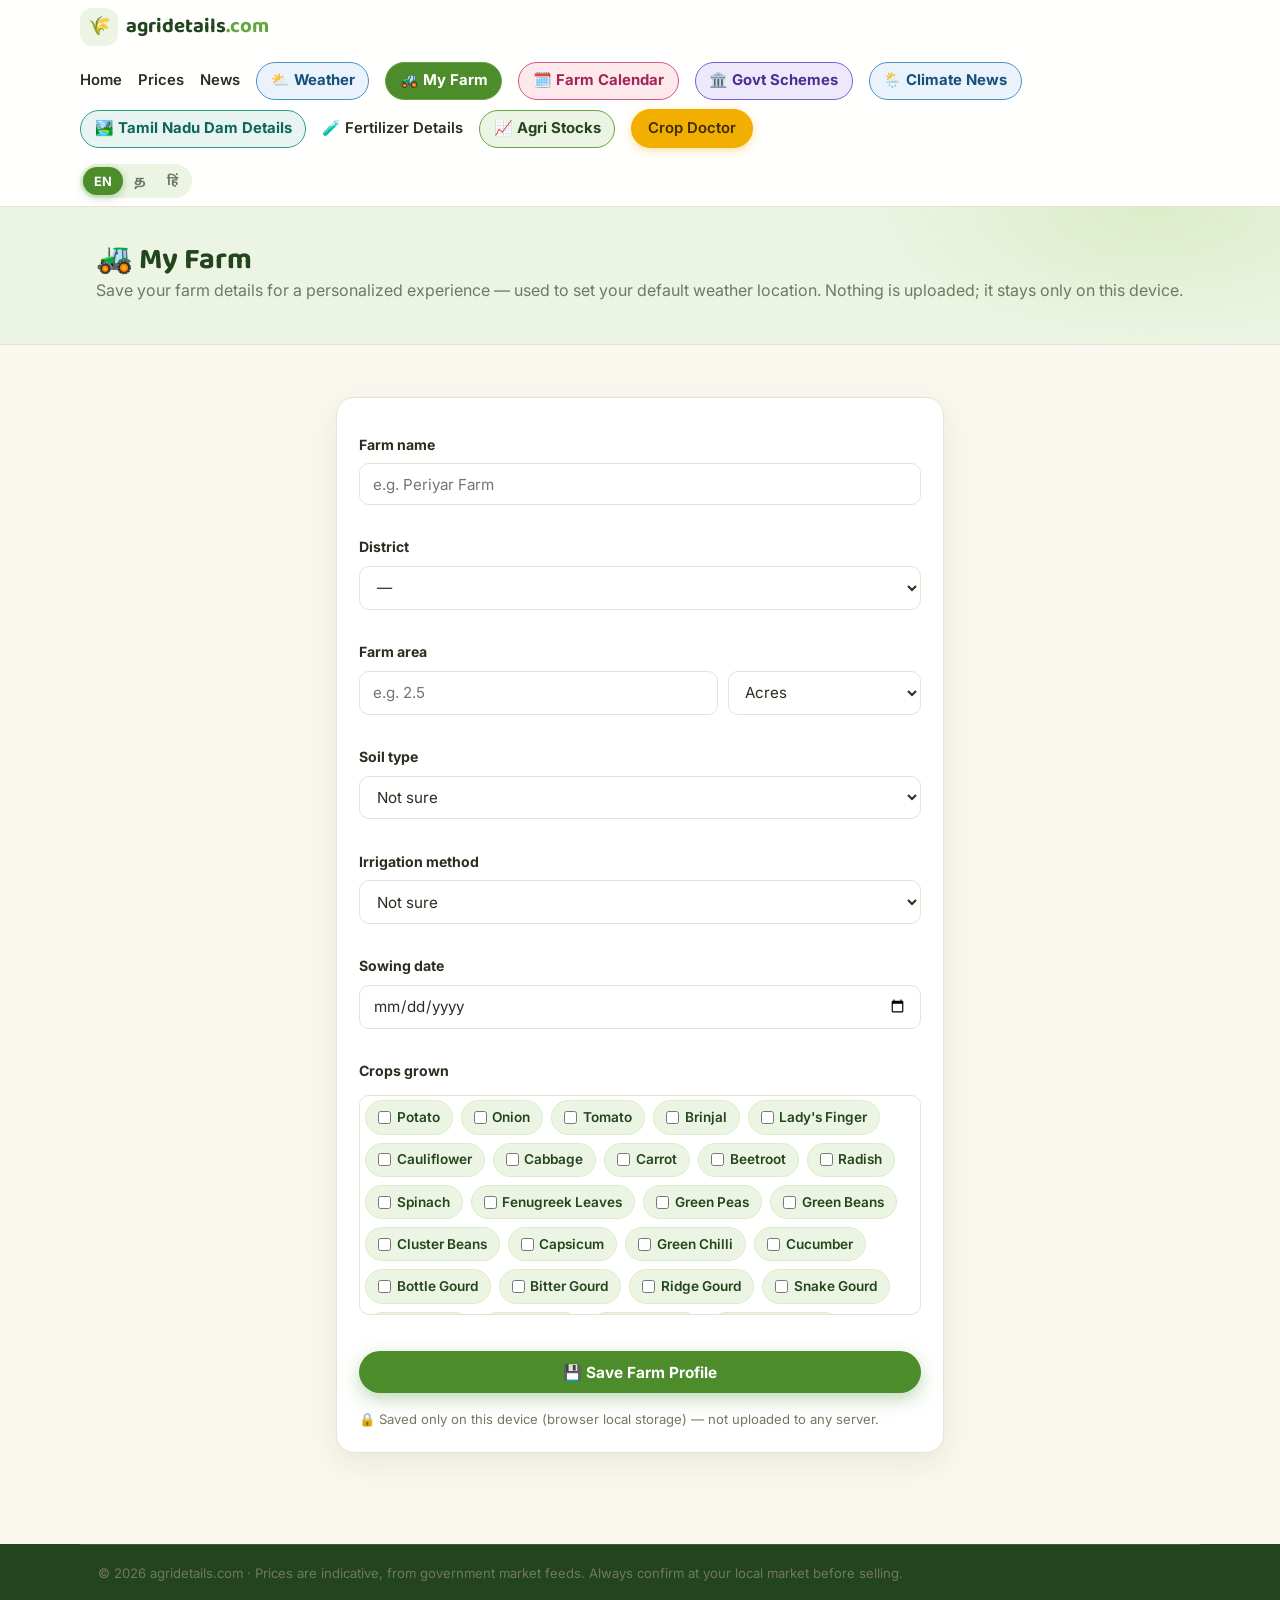
<file: farm.html>
<!DOCTYPE html>
<html lang="en">
<head>
<meta charset="UTF-8">
<meta name="viewport" content="width=device-width, initial-scale=1.0">
<title>My Farm — Agridetails</title>
<meta name="description" content="Save your farm profile — location, area, soil, crops — for personalized weather and advisory on Agridetails. Stored only on your device.">
<meta property="og:type" content="website">
<meta property="og:title" content="My Farm — Agridetails">
<meta property="og:description" content="Save your farm profile for personalized recommendations. Stored only on your device.">
<meta property="og:image" content="https://murugansakthivel.github.io/Agridetails/icon-512.png">
<meta property="og:url" content="https://murugansakthivel.github.io/Agridetails/farm.html">
<meta name="twitter:card" content="summary">
<link rel="preconnect" href="https://fonts.googleapis.com">
<link rel="preconnect" href="https://fonts.gstatic.com" crossorigin>
<link href="https://fonts.googleapis.com/css2?family=Baloo+2:wght@600;700;800&family=Noto+Sans+Tamil:wght@400;500;600;700&family=Noto+Sans+Devanagari:wght@400;500;600&family=Inter:wght@400;500;600;700&display=swap" rel="stylesheet">
<link rel="stylesheet" href="css/style.css">
<link rel="icon" type="image/x-icon" href="favicon.ico">
<link rel="icon" type="image/png" sizes="32x32" href="favicon-32.png">
<link rel="icon" type="image/png" sizes="16x16" href="favicon-16.png">
<link rel="apple-touch-icon" href="apple-touch-icon.png">
<link rel="manifest" href="manifest.json">
<meta name="theme-color" content="#23451e">
</head>
<body>

<header class="site-header">
  <div class="container header-inner">
    <a href="index.html" class="brand"><span class="brand-icon">🌾</span><span class="brand-text">agridetails<span class="brand-dot">.com</span></span></a>
    <nav class="main-nav" id="mainNav">
      <a href="index.html" data-i18n="nav_home">Home</a>
      <a href="prices.html" data-i18n="nav_prices">Prices</a>
      <a href="news.html" data-i18n="nav_news">News</a>
      <a href="weather.html" class="nav-weather-btn" data-i18n="nav_weather">⛅ Weather</a>
      <a href="farm.html" class="nav-farm-btn active" data-i18n="nav_farm">🚜 My Farm</a>
      <a href="calendar.html" class="nav-calendar-btn" data-i18n="nav_calendar">🗓️ Farm Calendar</a>
      <a href="schemes.html" class="nav-schemes-btn" data-i18n="nav_schemes">🏛️ Govt Schemes</a>
      <a href="climate.html" class="nav-climate-btn" data-i18n="nav_climate">🌦️ Climate News</a>
      <a href="dams.html" class="nav-dam-btn" data-i18n="nav_dam">🏞️ Tamil Nadu Dam Details</a>
      <a href="fertilizer.html" class="nav-fert-btn" data-i18n="nav_Fertilizer">🧪 Fertilizer Details</a>
      <a href="stocks.html" class="nav-stocks-btn" data-i18n="nav_stocks">📈 Agri Stocks</a>
      <a href="advisory.html" class="nav-cta" data-i18n="nav_advisory">Crop Doctor</a>
    </nav>
    <div class="header-actions">
      <div id="langSwitch" class="lang-switch">
        <button data-lang="en" type="button">EN</button><button data-lang="ta" type="button">த</button><button data-lang="hi" type="button">हिं</button>
      </div>
      <button id="navToggle" class="nav-toggle-btn" aria-label="Menu">☰</button>
    </div>
  </div>
</header>

<main>
<section class="page-head">
  <div class="container">
    <h1 data-i18n="farm_page_title">🚜 My Farm</h1>
    <p class="muted" data-i18n="farm_page_sub">Save your farm details for a personalized experience — used to set your default weather location. Nothing is uploaded; it stays only on this device.</p>
  </div>
</section>

<section class="section">
  <div class="container" style="max-width:640px">

    <form id="farmProfileForm" class="card farm-form">
      <label class="field-label" for="farmName" data-i18n="farm_name_label">Farm name</label>
      <input type="text" id="farmName" name="farmName" placeholder="e.g. Periyar Farm">

      <label class="field-label" for="farmDistrict" data-i18n="farm_district_label">District</label>
      <select id="farmDistrict" name="farmDistrict" required></select>

      <label class="field-label" data-i18n="farm_area_label">Farm area</label>
      <div class="farm-area-row">
        <input type="number" id="farmAreaValue" name="farmAreaValue" min="0" step="0.1" placeholder="e.g. 2.5">
        <select id="farmAreaUnit" name="farmAreaUnit">
          <option value="acre" data-i18n="farm_unit_acre">Acres</option>
          <option value="hectare" data-i18n="farm_unit_hectare">Hectares</option>
          <option value="cent" data-i18n="farm_unit_cent">Cents</option>
        </select>
      </div>

      <label class="field-label" for="soilType" data-i18n="farm_soil_label">Soil type</label>
      <select id="soilType" name="soilType">
        <option value="" data-i18n="farm_soil_unknown">Not sure</option>
        <option value="red" data-i18n="farm_soil_red">Red soil</option>
        <option value="black" data-i18n="farm_soil_black">Black soil (regur)</option>
        <option value="alluvial" data-i18n="farm_soil_alluvial">Alluvial soil</option>
        <option value="clay" data-i18n="farm_soil_clay">Clay soil</option>
        <option value="sandy" data-i18n="farm_soil_sandy">Sandy soil</option>
        <option value="laterite" data-i18n="farm_soil_laterite">Laterite soil</option>
      </select>

      <label class="field-label" for="irrigationMethod" data-i18n="farm_irrigation_label">Irrigation method</label>
      <select id="irrigationMethod" name="irrigationMethod">
        <option value="" data-i18n="farm_irr_unknown">Not sure</option>
        <option value="borewell" data-i18n="farm_irr_borewell">Borewell</option>
        <option value="canal" data-i18n="farm_irr_canal">Canal</option>
        <option value="drip" data-i18n="farm_irr_drip">Drip irrigation</option>
        <option value="sprinkler" data-i18n="farm_irr_sprinkler">Sprinkler</option>
        <option value="rainfed" data-i18n="farm_irr_rainfed">Rain-fed</option>
        <option value="tank" data-i18n="farm_irr_tank">Tank / pond</option>
      </select>

      <label class="field-label" for="sowingDate" data-i18n="farm_sowing_label">Sowing date</label>
      <input type="date" id="sowingDate" name="sowingDate">

      <label class="field-label" data-i18n="farm_crops_label">Crops grown</label>
      <div id="farmCropsWrap" class="farm-crop-chips"></div>

      <button type="submit" class="btn btn-primary btn-block" data-i18n="farm_save_btn">💾 Save Farm Profile</button>
      <p id="farmSaveStatus" class="farm-save-status" hidden data-i18n="farm_saved_msg">Saved!</p>
      <p class="small muted" style="margin-top:.8rem">🔒 <span data-i18n="farm_privacy_note">Saved only on this device (browser local storage) — not uploaded to any server.</span></p>
    </form>

    <div id="farmSavedView" hidden>
      <div id="farmSummaryContent"></div>
      <div class="farm-summary-actions">
        <button id="farmEditBtn" type="button" class="btn btn-outline" data-i18n="farm_edit_btn">✏️ Edit</button>
        <button id="farmDeleteBtn" type="button" class="btn btn-outline btn-danger" data-i18n="farm_delete_btn">🗑️ Delete farm profile</button>
      </div>
    </div>

  </div>
</section>
</main>

<footer class="site-footer">
  <div class="container footer-bottom">
    <p class="small muted">© 2026 agridetails.com · <span data-i18n="footer_disclaimer">Prices are indicative, from government market feeds. Always confirm at your local market before selling.</span></p>
  </div>
</footer>

<script src="js/config.js"></script>
<script src="js/i18n.js"></script>
<script src="js/tn-districts.js"></script>
<script src="js/crops-catalog.js"></script>
<script src="js/farm-profile.js"></script>
<script src="js/app.js"></script>
</body>
</html>
</file>
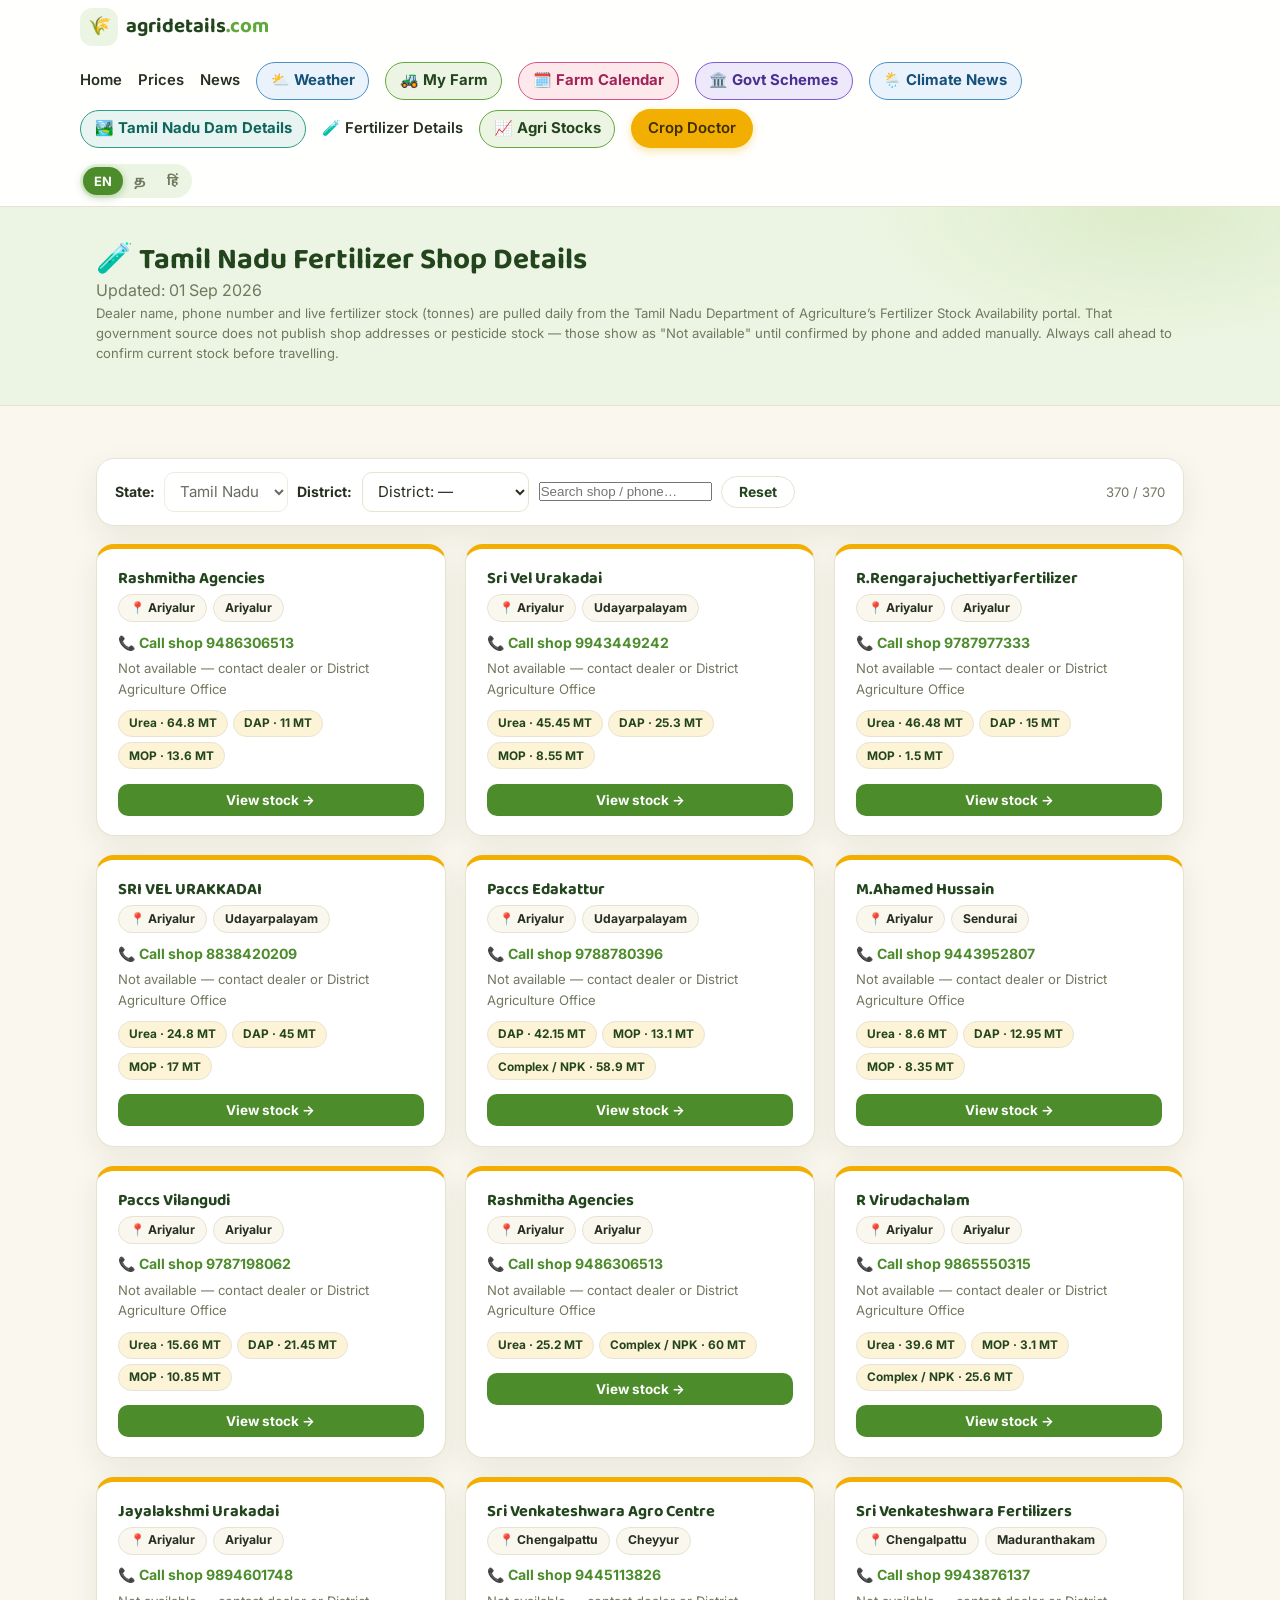
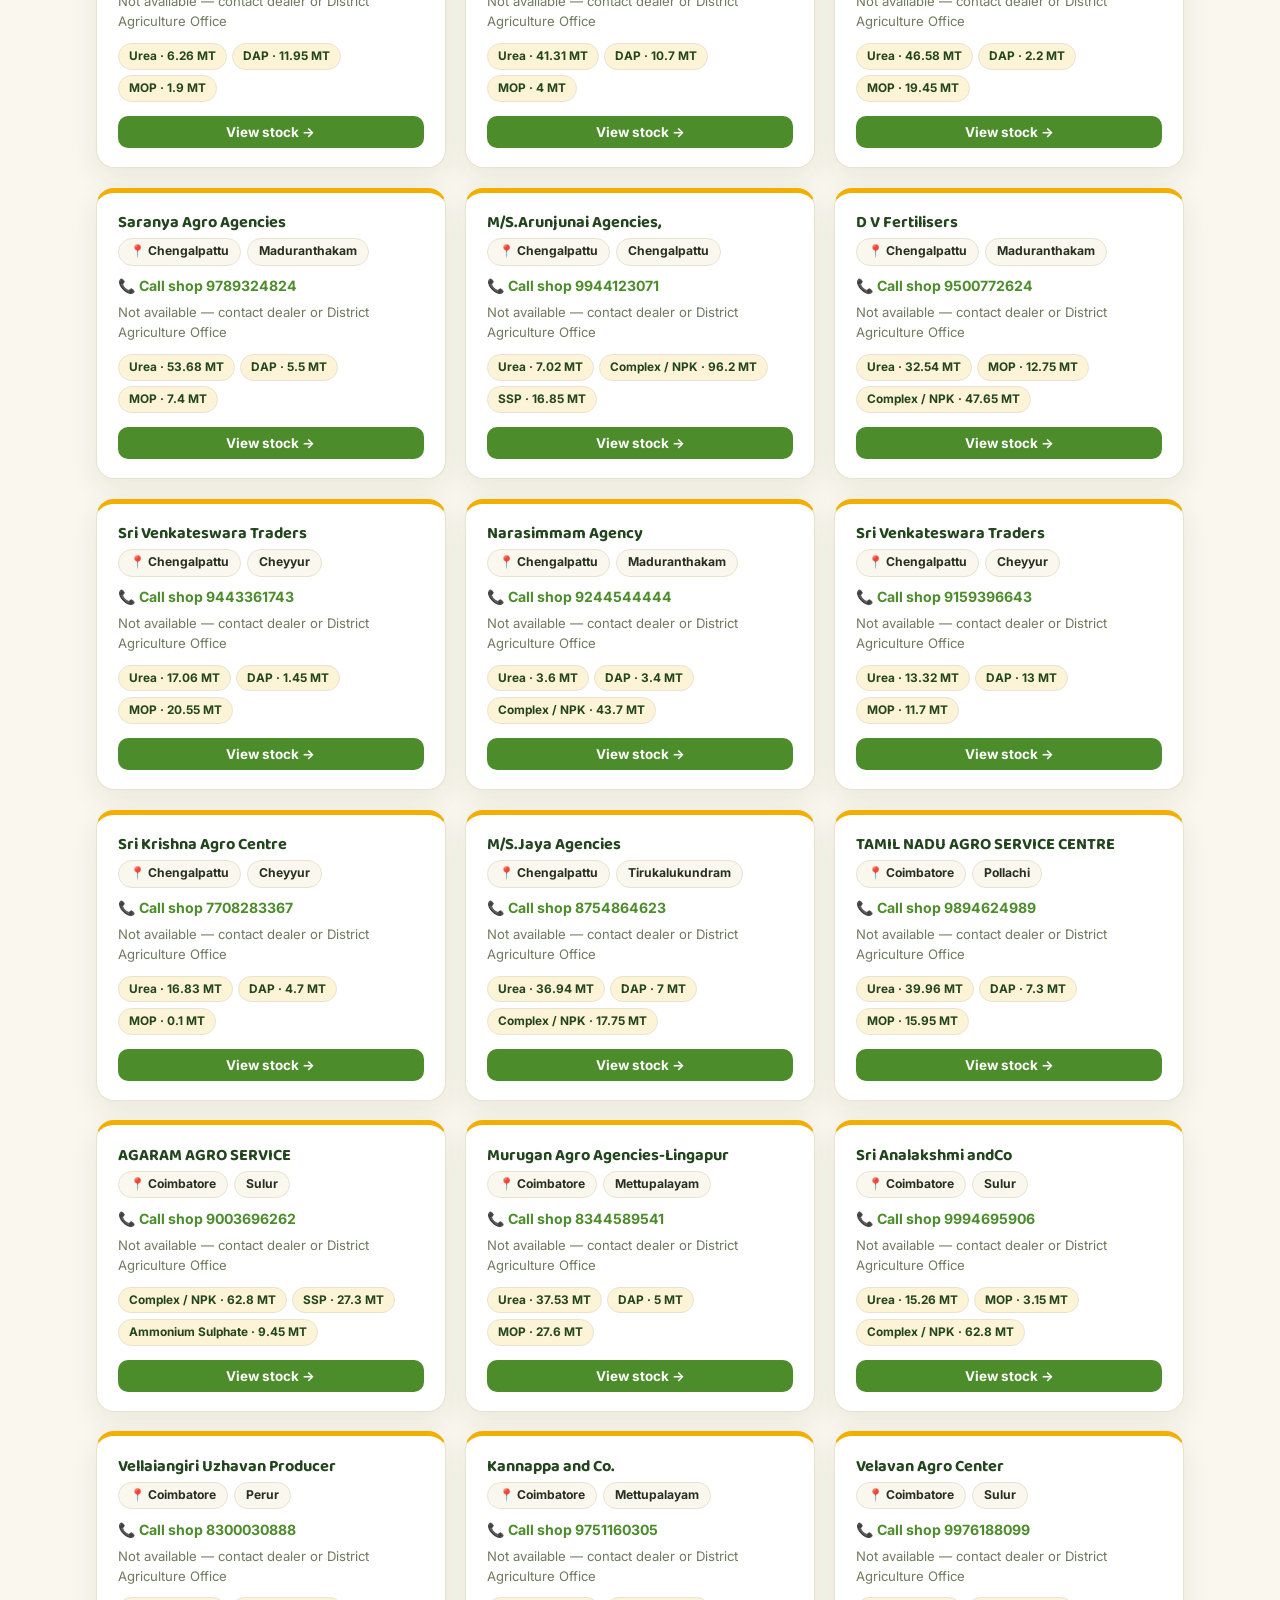
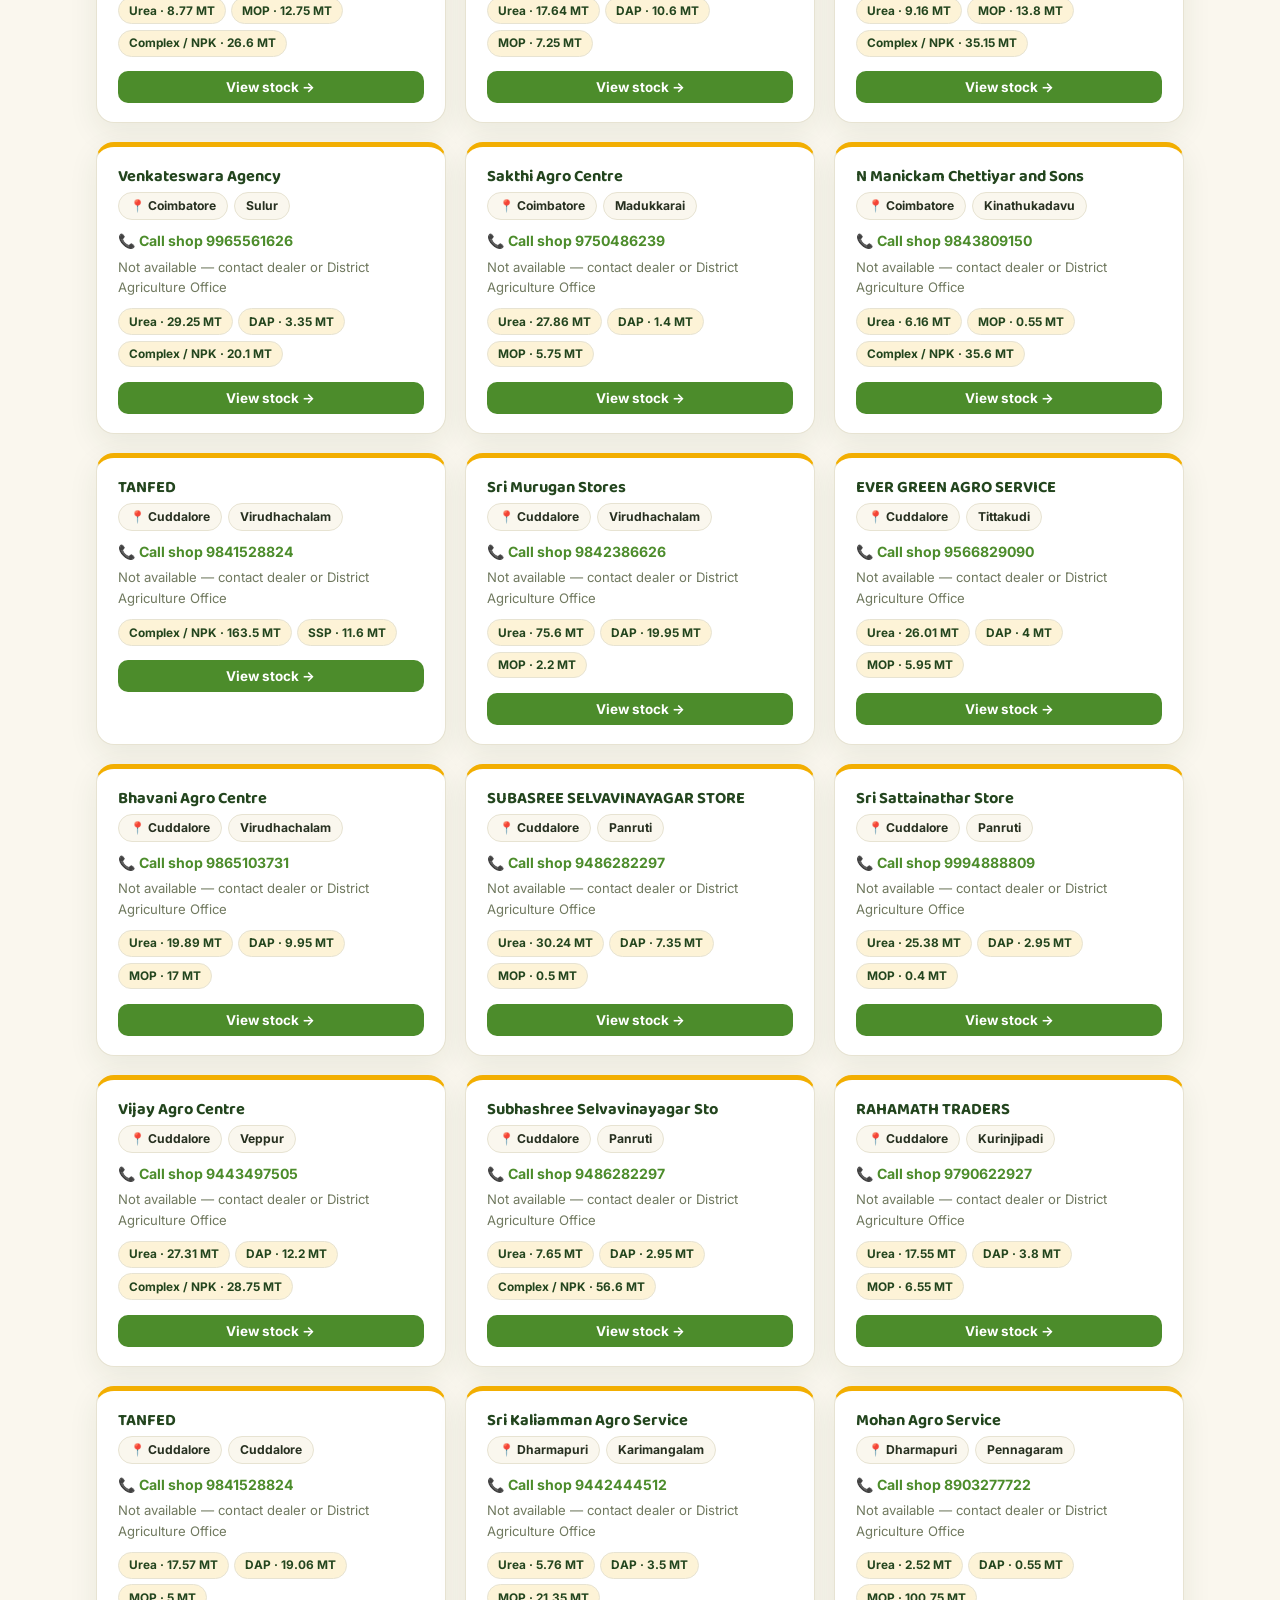
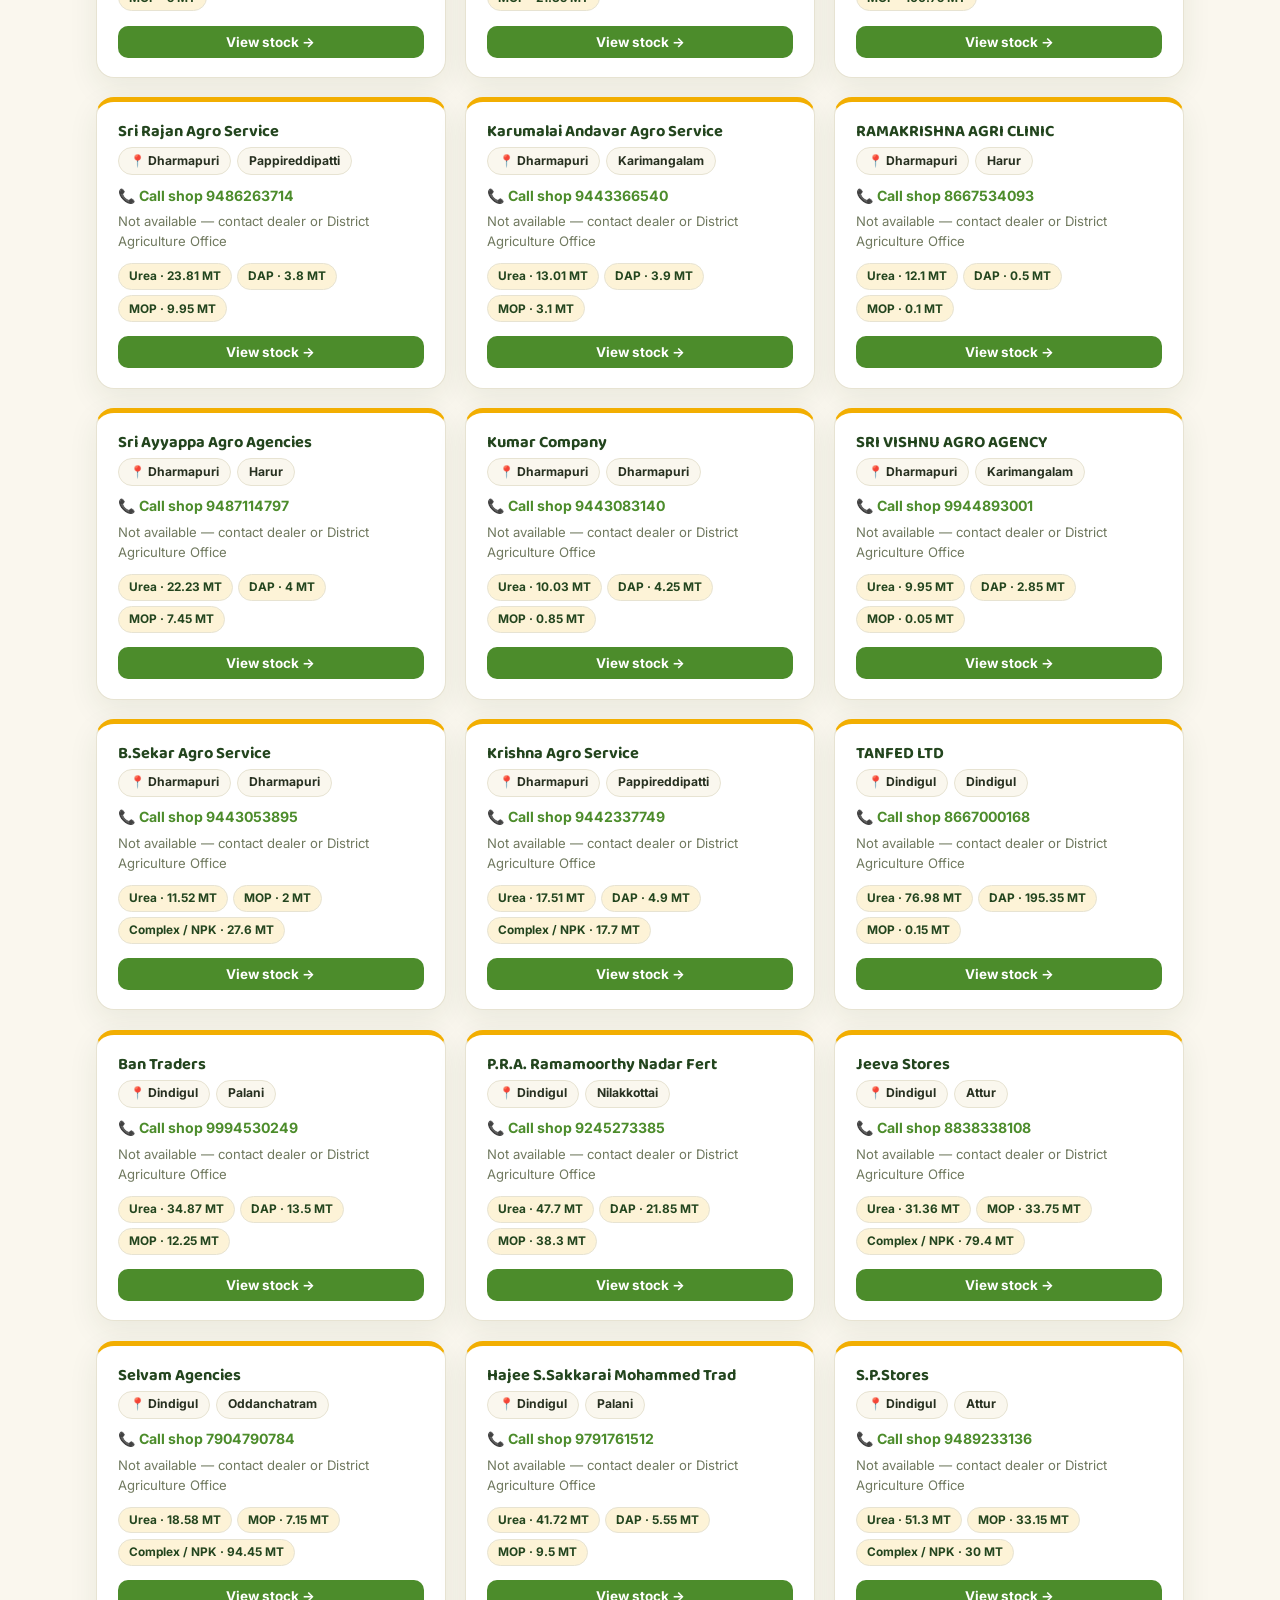
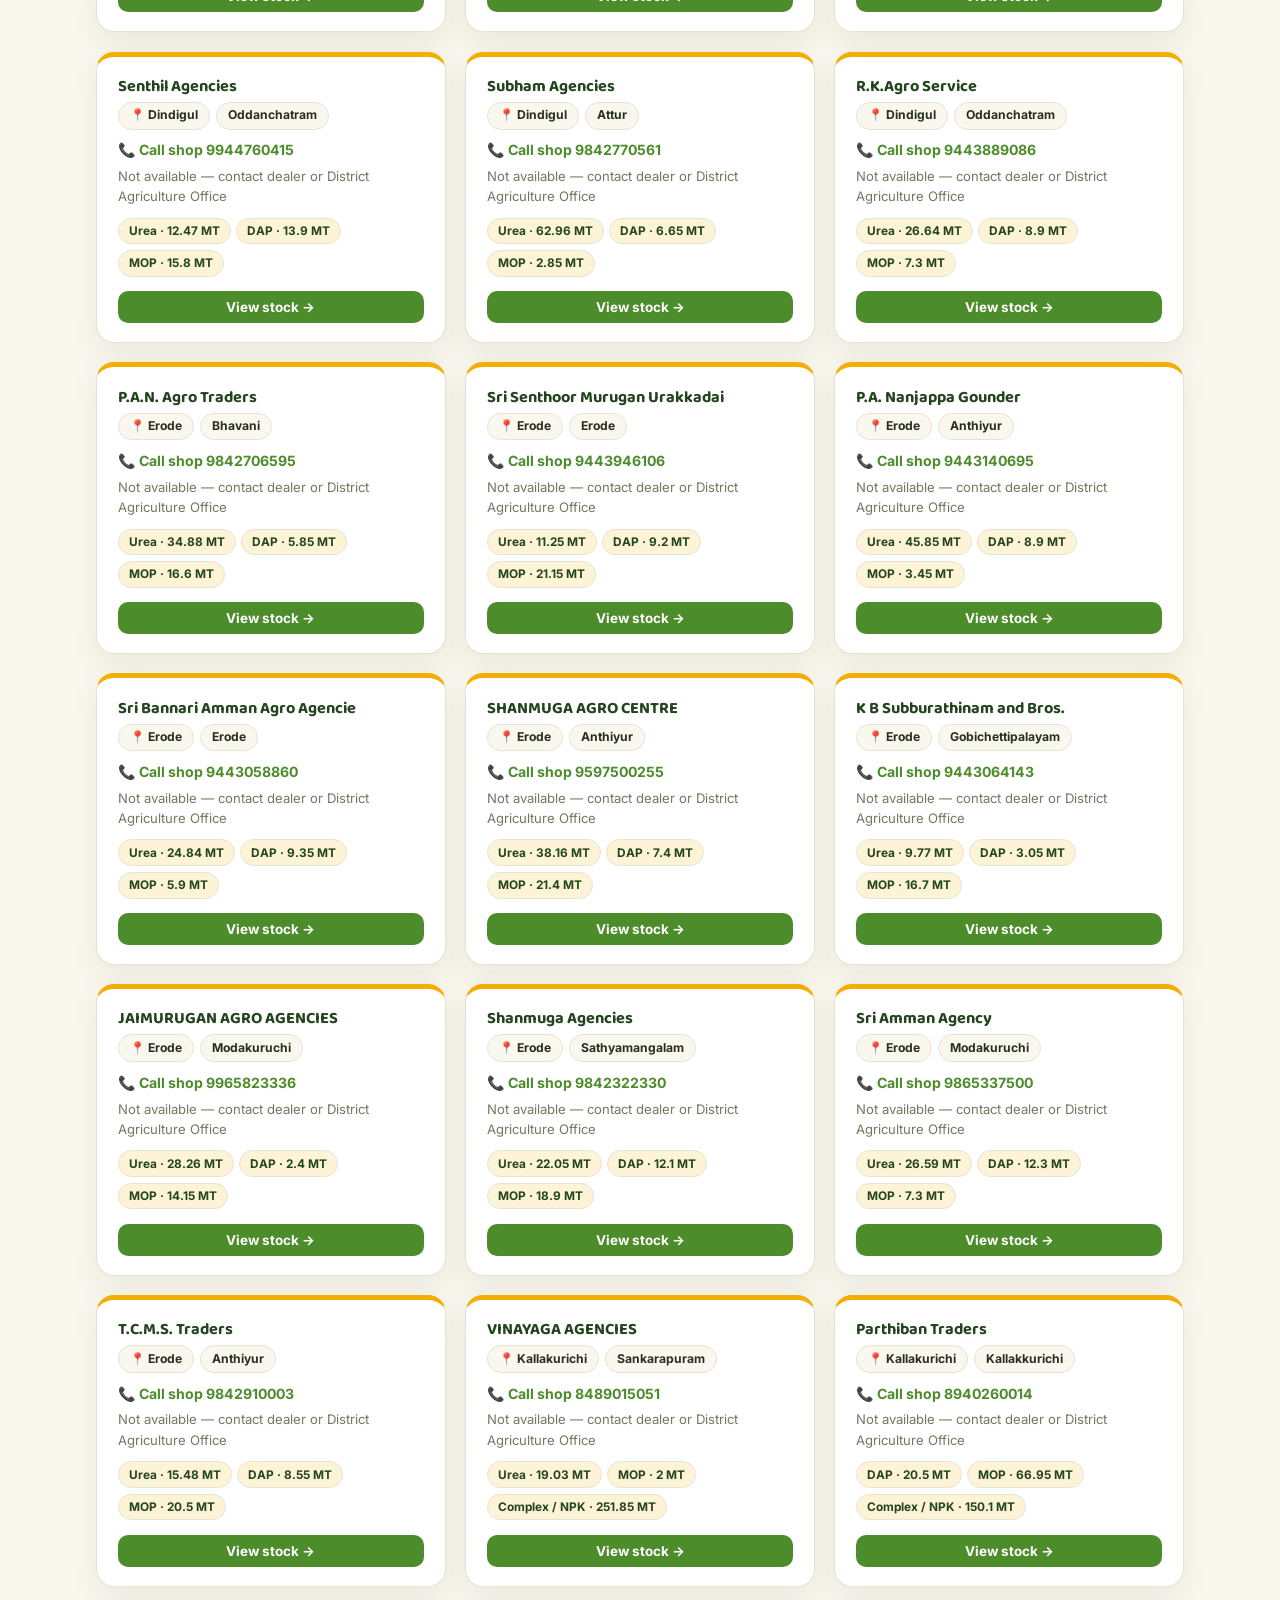
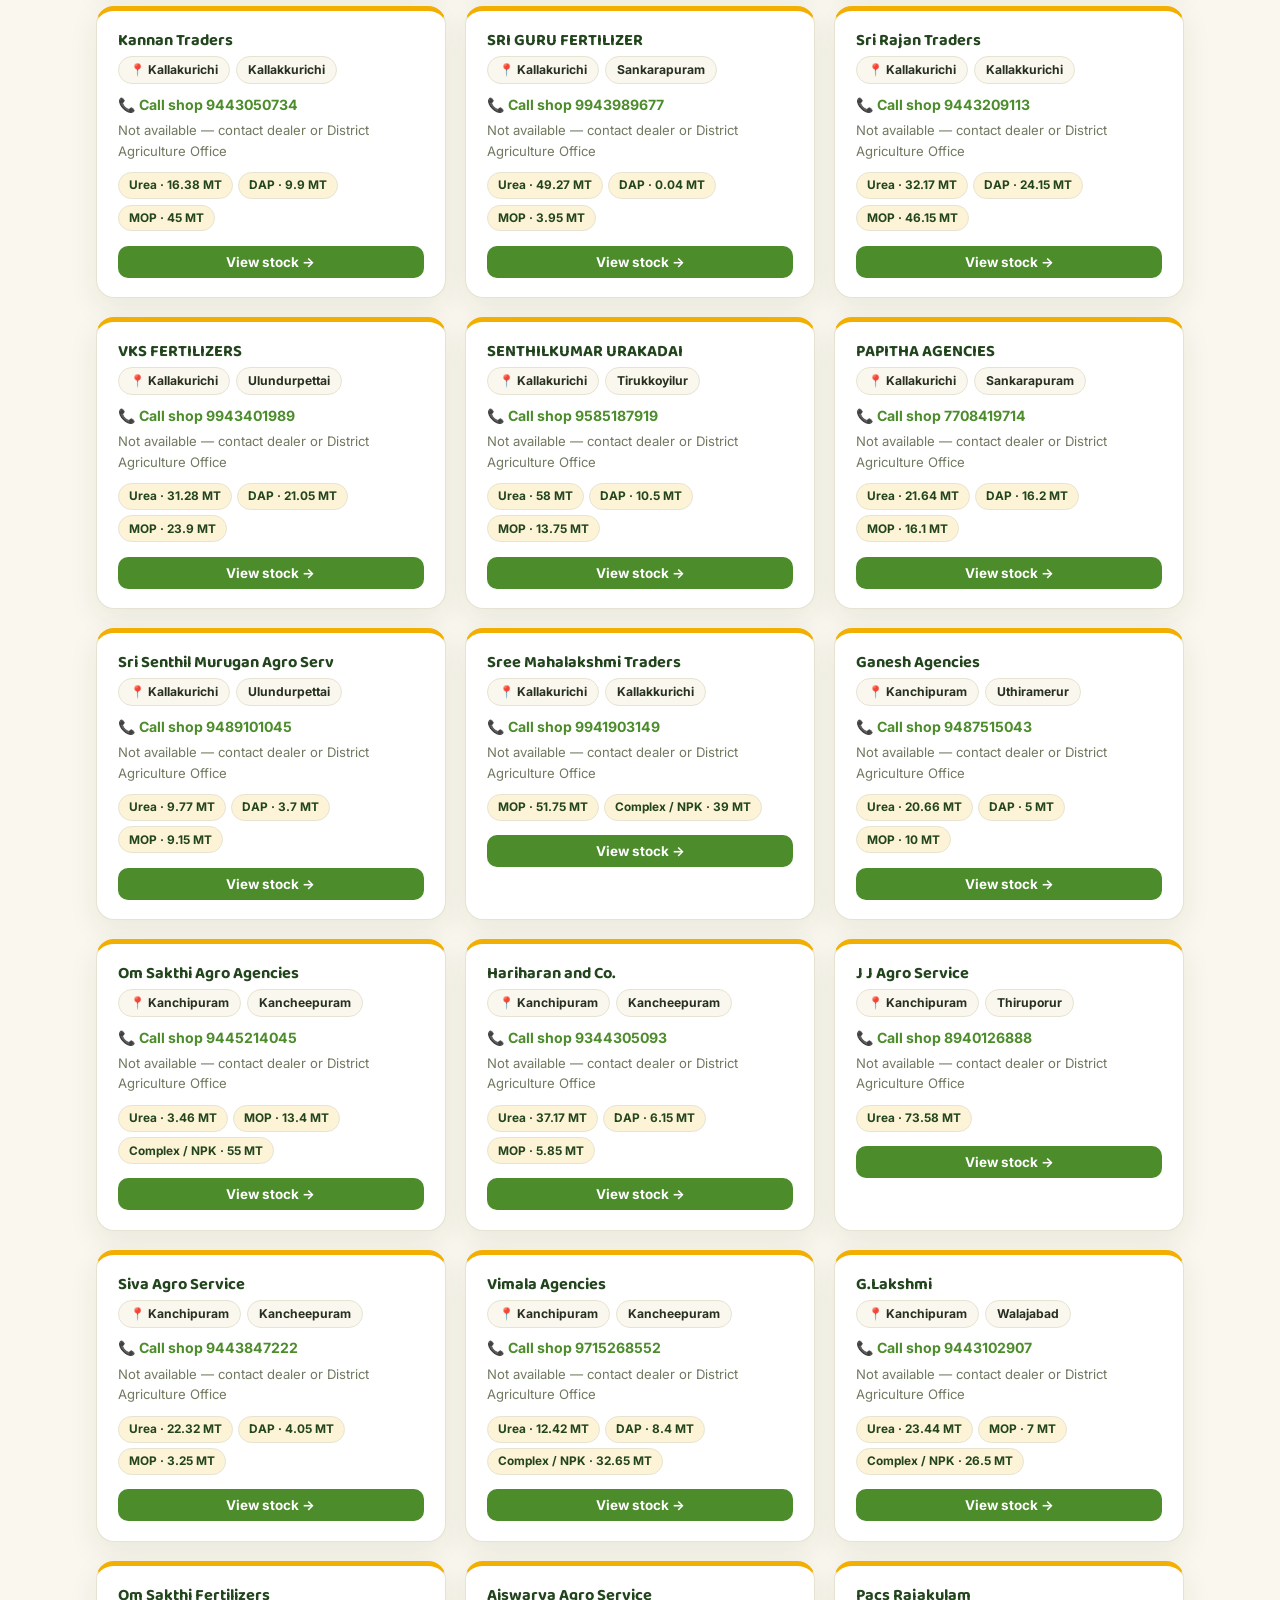
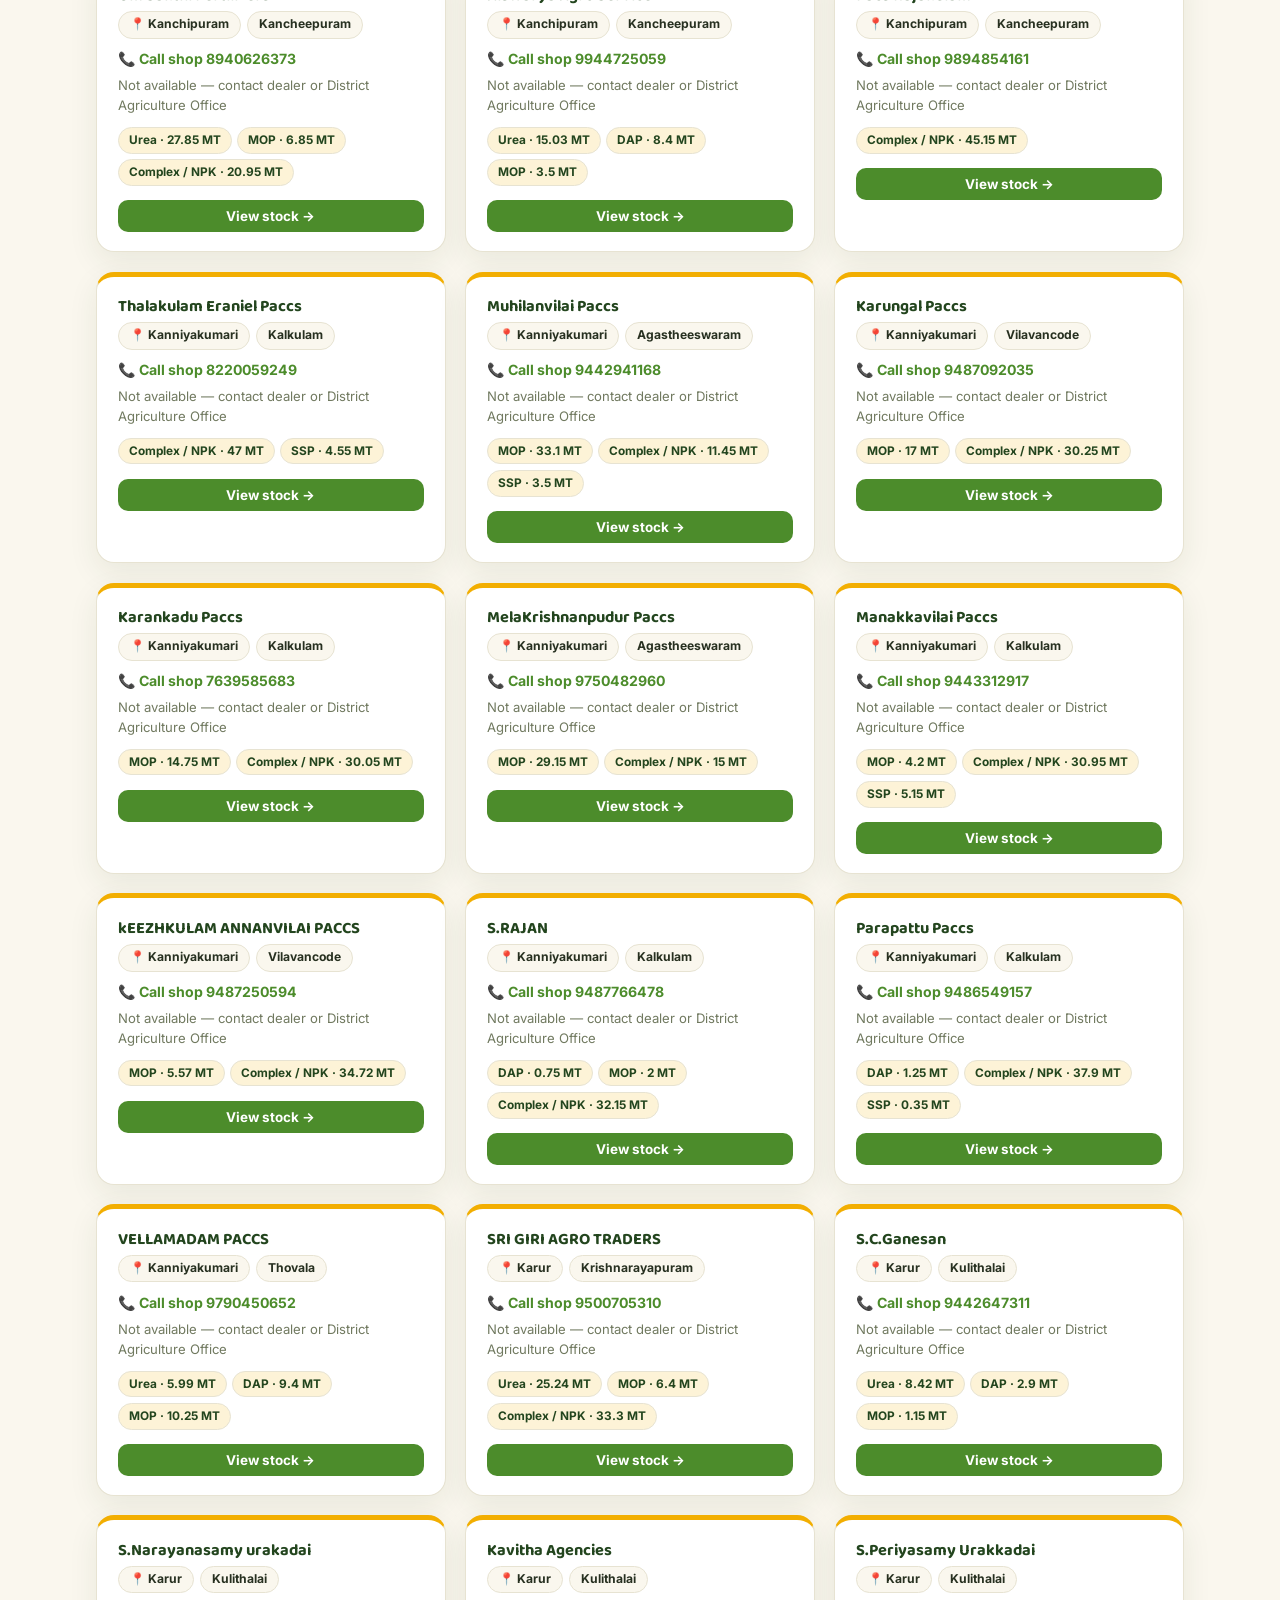
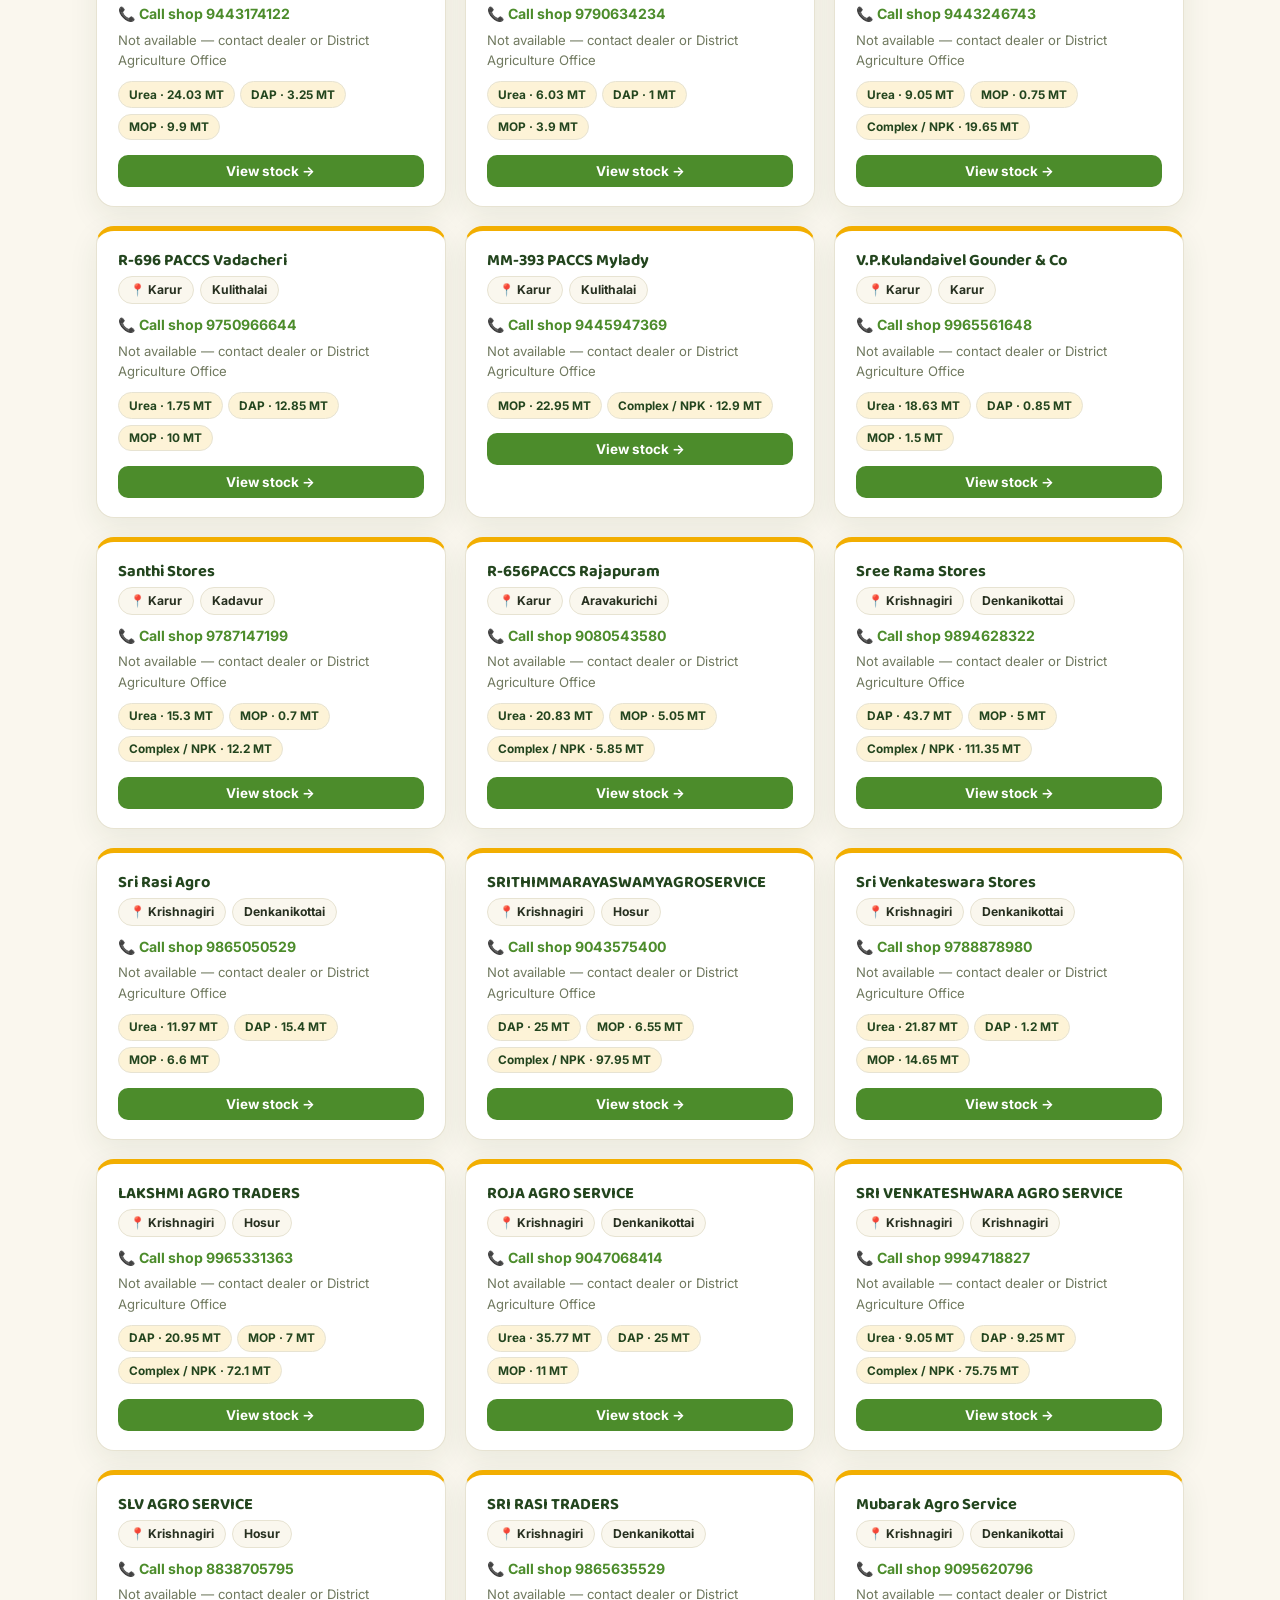
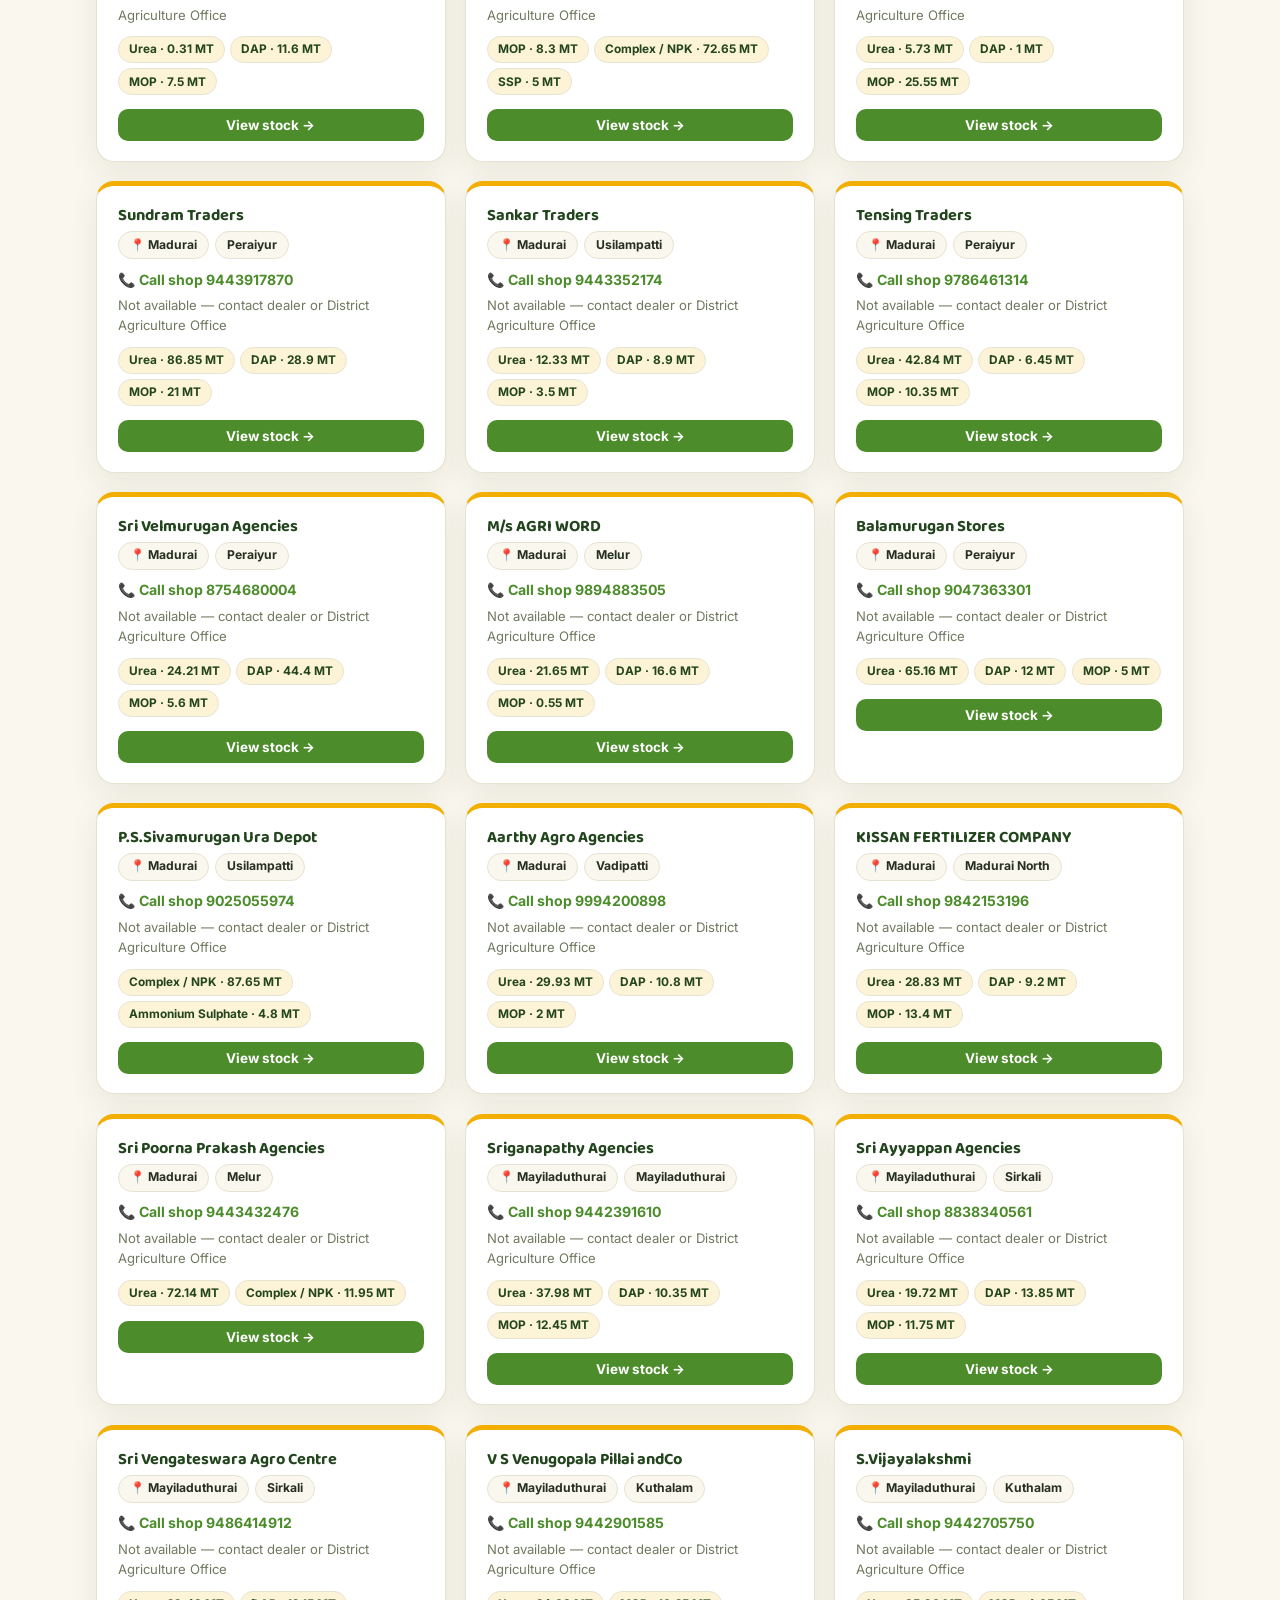
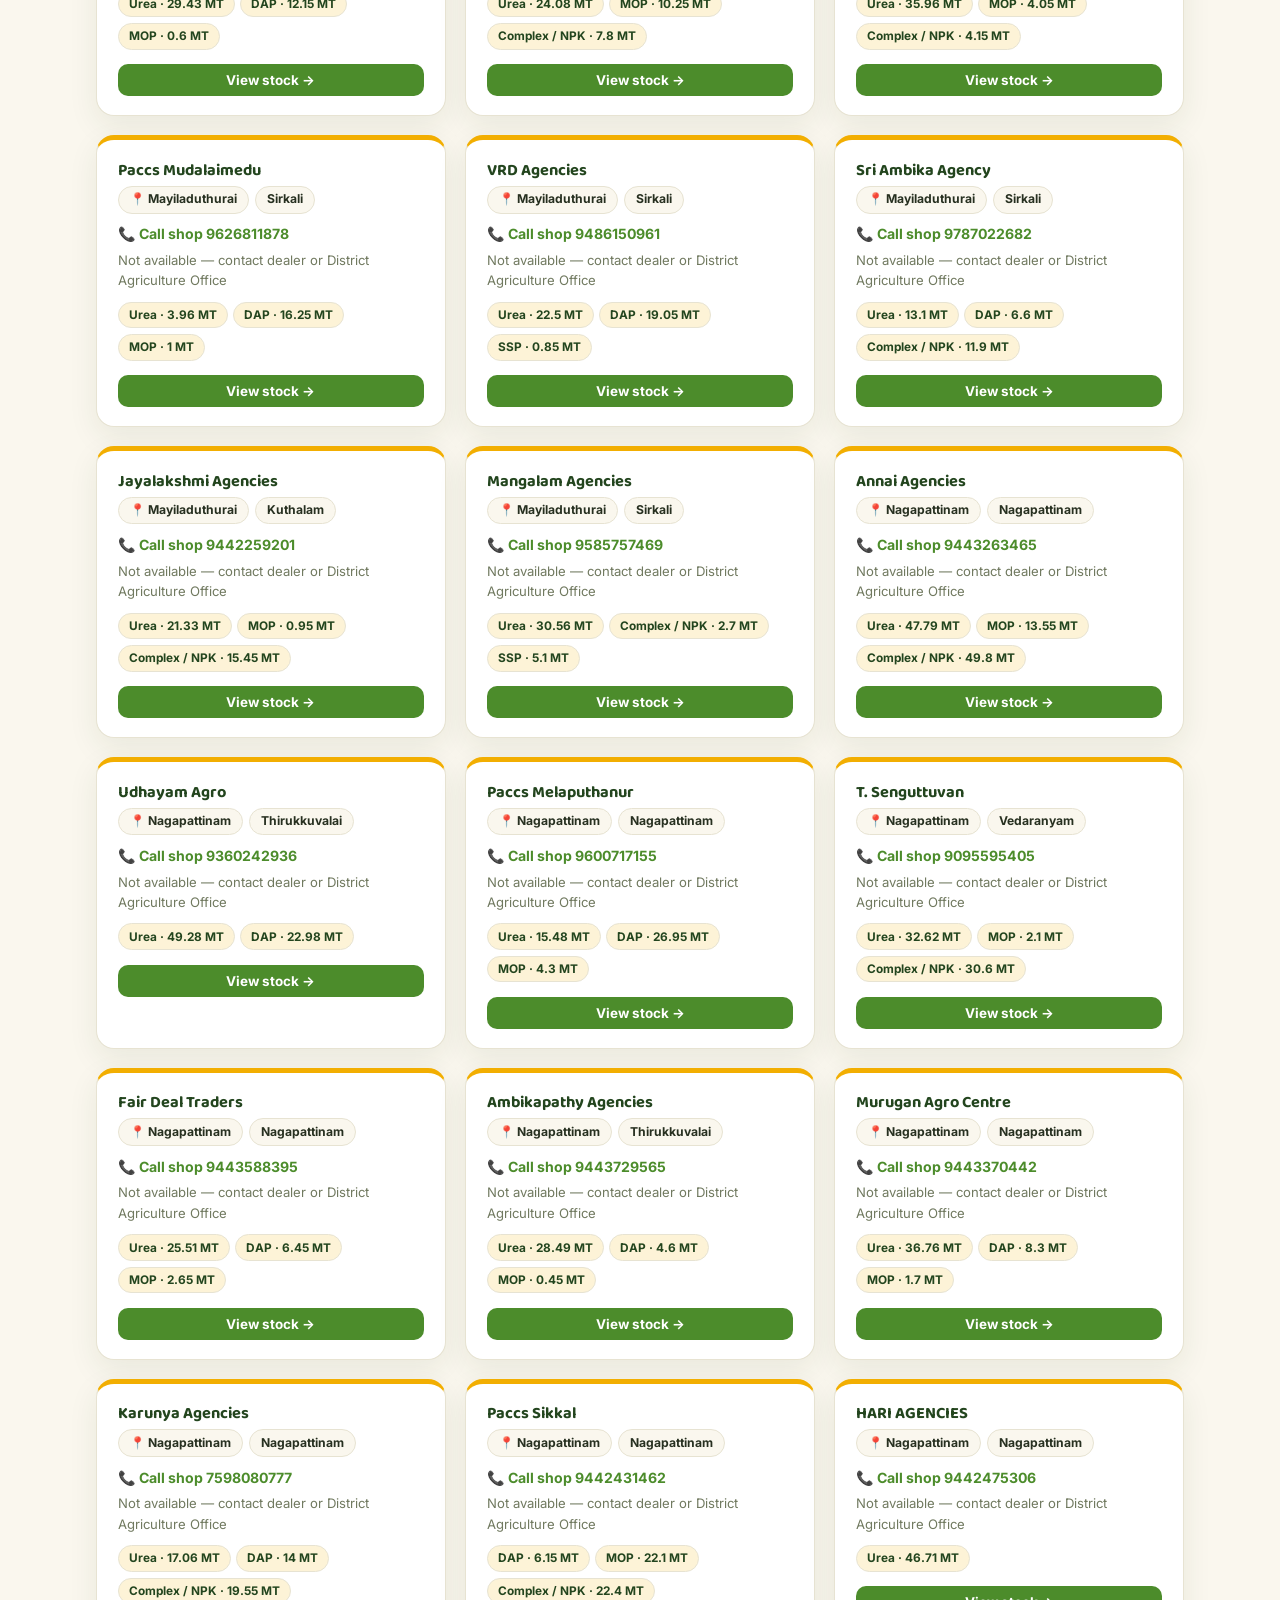
<file: fertilizer.html>
<!DOCTYPE html>
<html lang="en">
<head>
<meta charset="UTF-8">
<meta name="viewport" content="width=device-width, initial-scale=1.0">
<title>Tamil Nadu Fertilizer Shop Details — Agridetails</title>
<meta name="description" content="Tamil Nadu fertilizer shop details by district — dealer name, phone number and live fertilizer stock, sourced daily from the TN Department of Agriculture.">
<meta property="og:type" content="website">
<meta property="og:title" content="Tamil Nadu Fertilizer Shop Details — Agridetails">
<meta property="og:description" content="Fertilizer shop details by district — dealer name, phone number, live stock and address (where confirmed).">
<meta property="og:image" content="https://murugansakthivel.github.io/Agridetails/icon-512.png">
<meta property="og:url" content="https://murugansakthivel.github.io/Agridetails/fertilizer.html">
<meta name="twitter:card" content="summary">
<meta name="twitter:title" content="Tamil Nadu Fertilizer Shop Details — Agridetails">
<meta name="twitter:description" content="Fertilizer shop details by district — dealer name, phone number, live stock and address (where confirmed).">
<link rel="preconnect" href="https://fonts.googleapis.com">
<link rel="preconnect" href="https://fonts.gstatic.com" crossorigin>
<link href="https://fonts.googleapis.com/css2?family=Baloo+2:wght@600;700;800&family=Noto+Sans+Tamil:wght@400;500;600;700&family=Noto+Sans+Devanagari:wght@400;500;600&family=Inter:wght@400;500;600;700&display=swap" rel="stylesheet">
<link rel="stylesheet" href="css/style.css">
<link rel="icon" type="image/x-icon" href="favicon.ico">
<link rel="icon" type="image/png" sizes="32x32" href="favicon-32.png">
<link rel="icon" type="image/png" sizes="16x16" href="favicon-16.png">
<link rel="apple-touch-icon" href="apple-touch-icon.png">
<link rel="manifest" href="manifest.json">
<meta name="theme-color" content="#23451e">
</head>
<body>

<header class="site-header">
  <div class="container header-inner">
    <a href="index.html" class="brand"><span class="brand-icon">🌾</span><span class="brand-text">agridetails<span class="brand-dot">.com</span></span></a>
    <nav class="main-nav" id="mainNav">
      <a href="index.html" data-i18n="nav_home">Home</a>
      <a href="prices.html" data-i18n="nav_prices">Prices</a>
      <a href="news.html" data-i18n="nav_news">News</a>
      <a href="weather.html" class="nav-weather-btn" data-i18n="nav_weather">⛅ Weather</a>
      <a href="farm.html" class="nav-farm-btn" data-i18n="nav_farm">🚜 My Farm</a>
      <a href="calendar.html" class="nav-calendar-btn" data-i18n="nav_calendar">🗓️ Farm Calendar</a>
      <a href="schemes.html" class="nav-schemes-btn" data-i18n="nav_schemes">🏛️ Govt Schemes</a>
      <a href="climate.html" class="nav-climate-btn" data-i18n="nav_climate">🌦️ Climate News</a>
      <a href="dams.html" class="nav-dam-btn" data-i18n="nav_dam">🏞️ Tamil Nadu Dam Details</a>
      <a href="fertilizer.html" class="nav-fert-btn active" data-i18n="nav_Fertilizer">🧪 Fertilizer Details</a>
      <a href="stocks.html" class="nav-stocks-btn" data-i18n="nav_stocks">📈 Stocks</a>
      <a href="advisory.html" class="nav-cta" data-i18n="nav_advisory">Crop Doctor</a>
    </nav>
    <div class="header-actions">
      <div id="langSwitch" class="lang-switch">
        <button data-lang="en" type="button">EN</button><button data-lang="ta" type="button">த</button><button data-lang="hi" type="button">हिं</button>
      </div>
      <button id="navToggle" class="nav-toggle-btn" aria-label="Menu">☰</button>
    </div>
  </div>
</header>

<main>
<section class="page-head">
  <div class="container">
    <h1 data-i18n="fert_page_title">🧪 Tamil Nadu Fertilizer Shop Details</h1>
    <p class="muted" id="fertAsOf"></p>
    <p class="small muted" data-i18n="fert_disclaimer">Dealer name, phone number and live fertilizer stock (tonnes) are pulled daily from the Tamil Nadu Department of Agriculture's Fertilizer Stock Availability portal. That government source does not publish shop addresses or pesticide stock — those show as "Not available" until confirmed by phone and added manually. Always call ahead to confirm current stock before travelling.</p>
  </div>
</section>

<section class="section">
  <div class="container">
    <div class="controls-bar">
      <label for="fertStateFilter" data-i18n="fert_filter_state">State:</label>
      <select id="fertStateFilter"></select>
      <label for="fertDistrictFilter" data-i18n="fert_filter_district">District:</label>
      <select id="fertDistrictFilter"></select>
      <input type="search" id="fertSearchBox" placeholder="Search shop / phone…" data-i18n-ph="fert_search_ph">
      <button id="fertResetFilters" class="cat-tab" type="button" data-i18n="filter_reset">Reset</button>
      <span class="small muted source-note" id="fertResultCount"></span>
    </div>
    <div id="fertList" class="fert-list"></div>
  </div>
</section>

<div id="fertDetail" class="fert-detail card" hidden></div>
</main>

<footer class="site-footer">
  <div class="container footer-bottom">
    <p class="small muted">© 2026 agridetails.com · <span data-i18n="footer_disclaimer">Prices are indicative, from government market feeds. Always confirm at your local market before selling.</span></p>
  </div>
</footer>

<script src="js/config.js"></script>
<script src="js/i18n.js"></script>
<script src="js/fertilizer-shops.js"></script>
<script src="js/fertilizer-shops-overrides.js"></script>
<script src="js/app.js"></script>
</body>
</html>
</file>
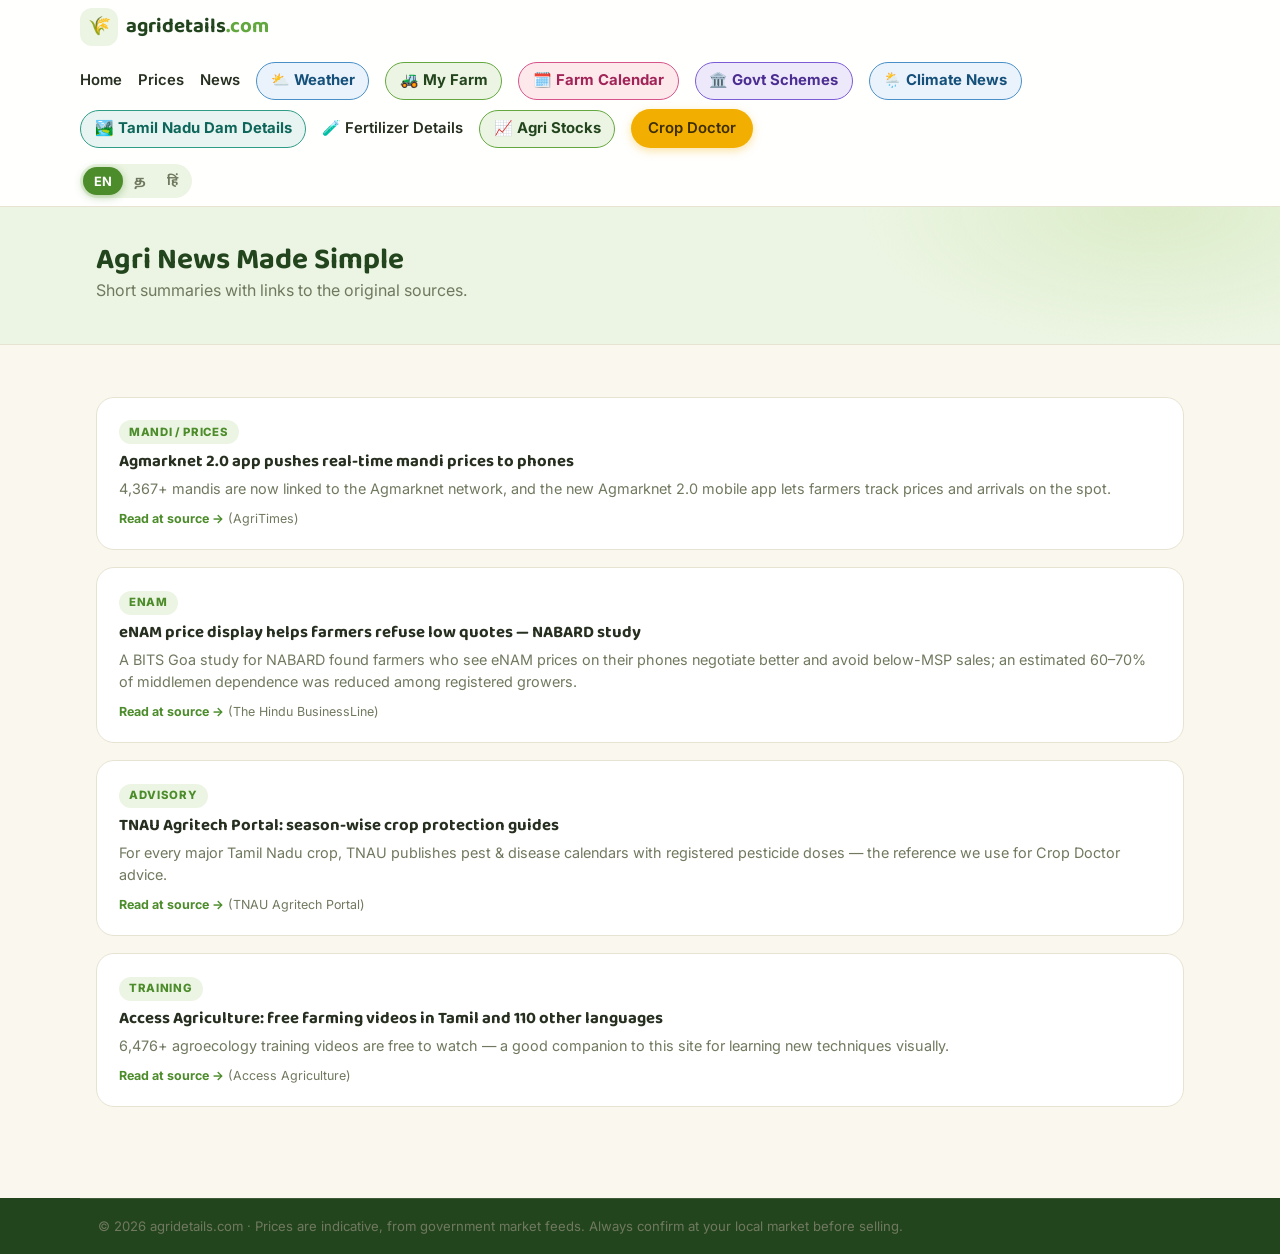
<file: news.html>
<!DOCTYPE html>
<html lang="en">
<head>
<meta charset="UTF-8">
<meta name="viewport" content="width=device-width, initial-scale=1.0">
<title>Agri News — Agridetails</title>
<meta name="description" content="Agriculture news for Tamil Nadu farmers in simple Tamil and English — weather, MSP, market updates.">
<meta property="og:type" content="website">
<meta property="og:title" content="Agri News — Agridetails">
<meta property="og:description" content="Agriculture news for Tamil Nadu farmers in simple Tamil and English — weather, MSP, market updates.">
<meta property="og:image" content="https://murugansakthivel.github.io/Agridetails/icon-512.png">
<meta property="og:url" content="https://murugansakthivel.github.io/Agridetails/news.html">
<meta name="twitter:card" content="summary">
<meta name="twitter:title" content="Agri News — Agridetails">
<meta name="twitter:description" content="Agriculture news for Tamil Nadu farmers in simple Tamil and English — weather, MSP, market updates.">
<link rel="preconnect" href="https://fonts.googleapis.com">
<link rel="preconnect" href="https://fonts.gstatic.com" crossorigin>
<link href="https://fonts.googleapis.com/css2?family=Baloo+2:wght@600;700;800&family=Noto+Sans+Tamil:wght@400;500;600;700&family=Noto+Sans+Devanagari:wght@400;500;600&family=Inter:wght@400;500;600;700&display=swap" rel="stylesheet">
<link rel="stylesheet" href="css/style.css">
<link rel="icon" type="image/x-icon" href="favicon.ico">
<link rel="icon" type="image/png" sizes="32x32" href="favicon-32.png">
<link rel="icon" type="image/png" sizes="16x16" href="favicon-16.png">
<link rel="apple-touch-icon" href="apple-touch-icon.png">
<link rel="manifest" href="manifest.json">
<meta name="theme-color" content="#23451e">
</head>
<body>

<header class="site-header">
  <div class="container header-inner">
    <a href="index.html" class="brand"><span class="brand-icon">🌾</span><span class="brand-text">agridetails<span class="brand-dot">.com</span></span></a>
    <nav class="main-nav" id="mainNav">
      <a href="index.html" data-i18n="nav_home">Home</a>
      <a href="prices.html" data-i18n="nav_prices">Prices</a>
      <a href="news.html" data-i18n="nav_news">News</a>
      <a href="weather.html" class="nav-weather-btn" data-i18n="nav_weather">⛅ Weather</a>
      <a href="farm.html" class="nav-farm-btn" data-i18n="nav_farm">🚜 My Farm</a>
      <a href="calendar.html" class="nav-calendar-btn" data-i18n="nav_calendar">🗓️ Farm Calendar</a>
      <a href="schemes.html" class="nav-schemes-btn" data-i18n="nav_schemes">🏛️ Govt Schemes</a>
      <a href="climate.html" class="nav-climate-btn" data-i18n="nav_climate">🌦️ Climate News</a>
      <a href="dams.html" class="nav-dam-btn" data-i18n="nav_dam">🏞️ Tamil Nadu Dam Details</a>
      <a href="fertilizer.html" class="nav-fert-btn" data-i18n="nav_Fertilizer">🧪 Fertilizer Details</a>
      <a href="stocks.html" class="nav-stocks-btn" data-i18n="nav_stocks">📈 Stocks</a>
      <a href="advisory.html" class="nav-cta" data-i18n="nav_advisory">Crop Doctor</a>
    </nav>
    <div class="header-actions">
      <div id="langSwitch" class="lang-switch">
        <button data-lang="en" type="button">EN</button><button data-lang="ta" type="button">த</button><button data-lang="hi" type="button">हिं</button>
      </div>
      <button id="navToggle" class="nav-toggle-btn" aria-label="Menu">☰</button>
    </div>
  </div>
</header>

<main>
<section class="page-head">
  <div class="container">
    <h1 data-i18n="news_title">Agri News Made Simple</h1>
    <p class="muted" data-i18n="news_sub">Short summaries with links to the original sources.</p>
  </div>
</section>

<section class="section">
  <div class="container news-list" id="newsList"></div>
</section>
</main>

<footer class="site-footer">
  <div class="container footer-bottom">
    <p class="small muted">© 2026 agridetails.com · <span data-i18n="footer_disclaimer">Prices are indicative, from government market feeds. Always confirm at your local market before selling.</span></p>
  </div>
</footer>

<script src="js/config.js"></script>
<script src="js/i18n.js"></script>
<script src="js/prices-data.js"></script>
<script src="js/agri-stocks.js"></script>
<script src="js/app.js"></script>
</body>
</html>
</file>
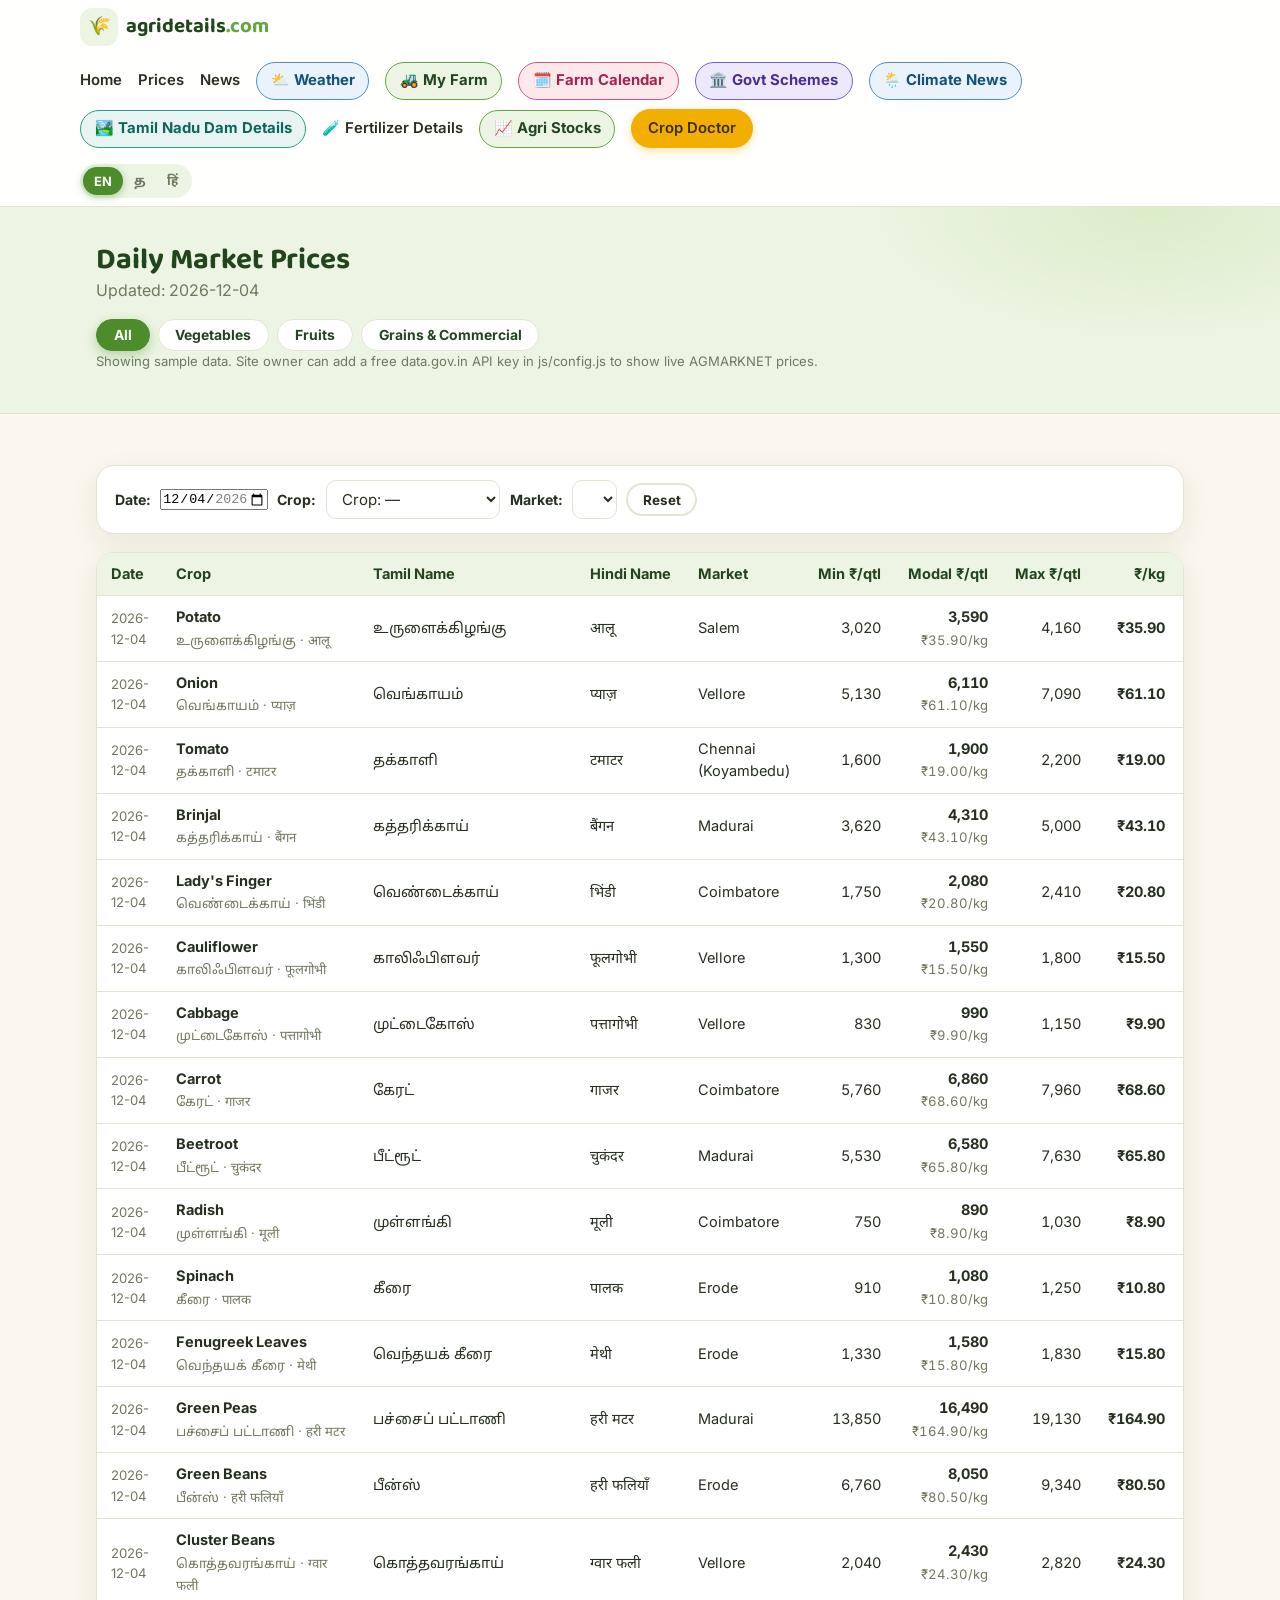
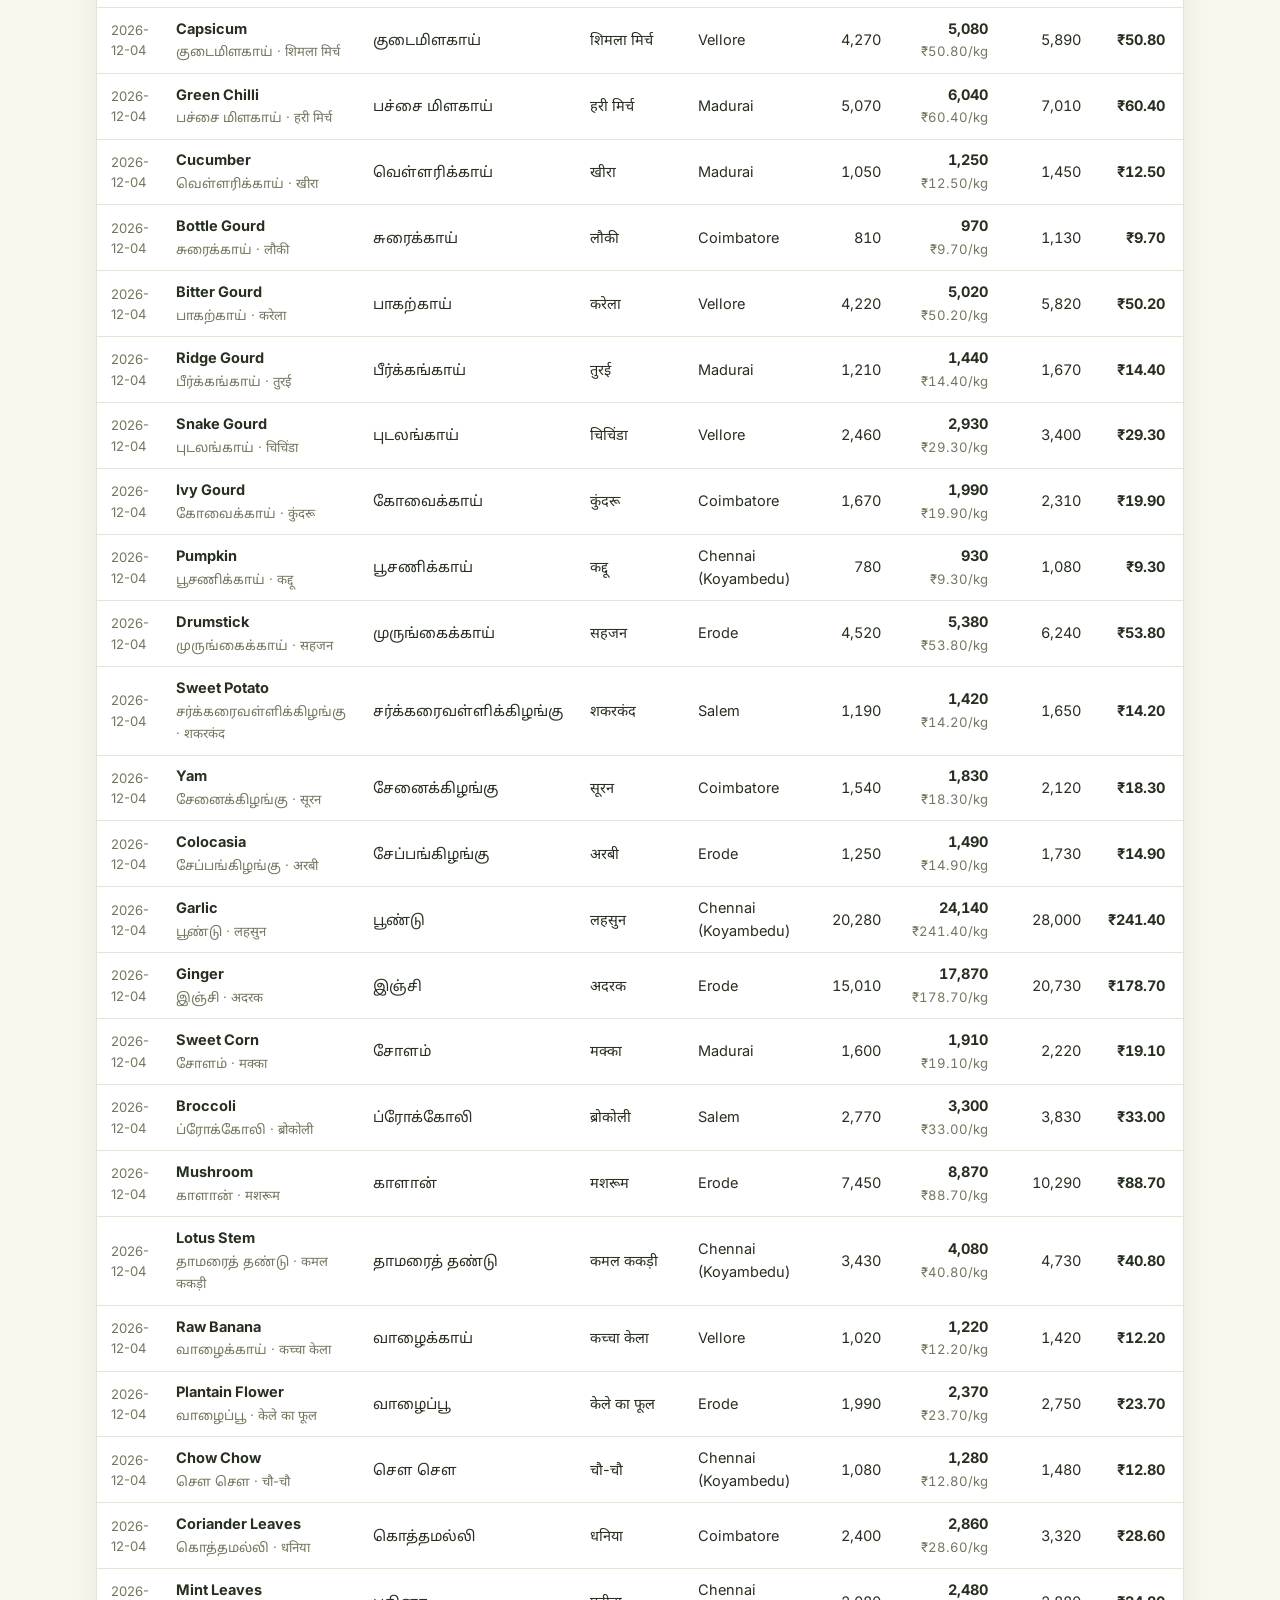
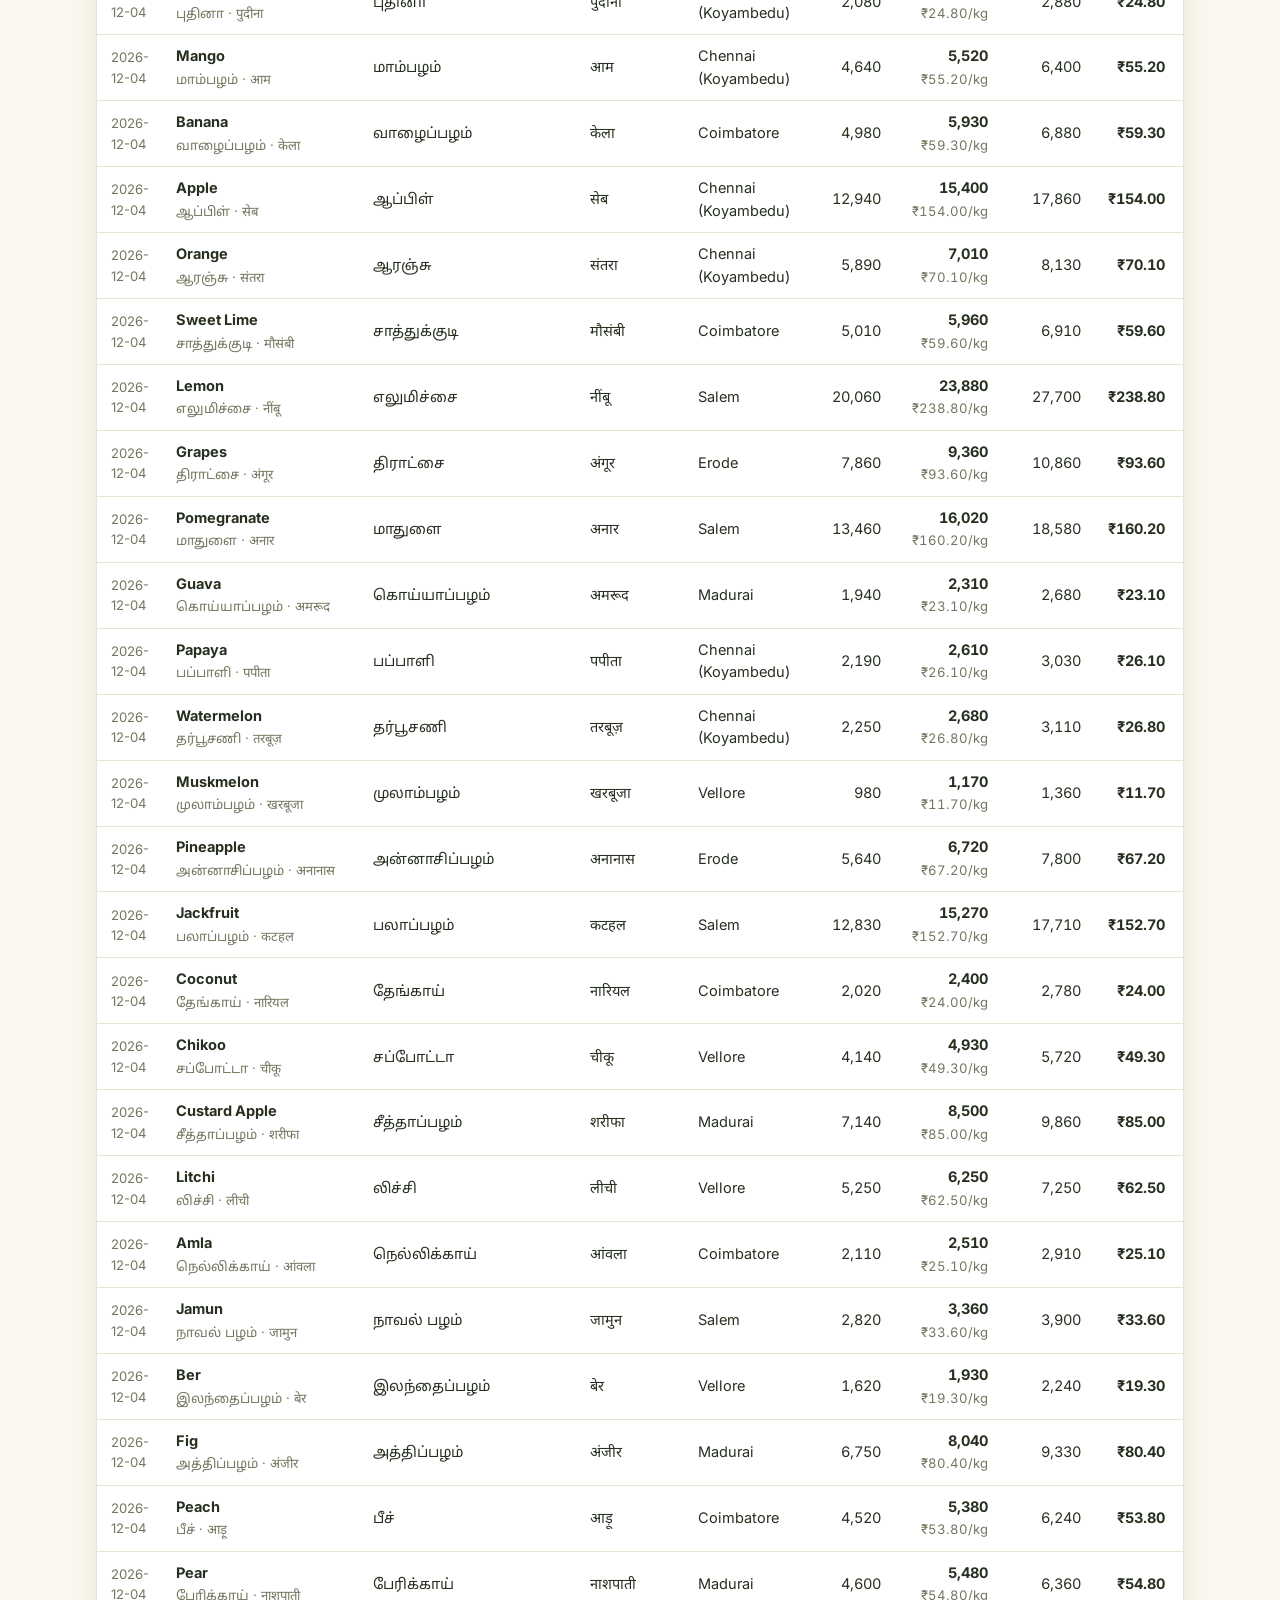
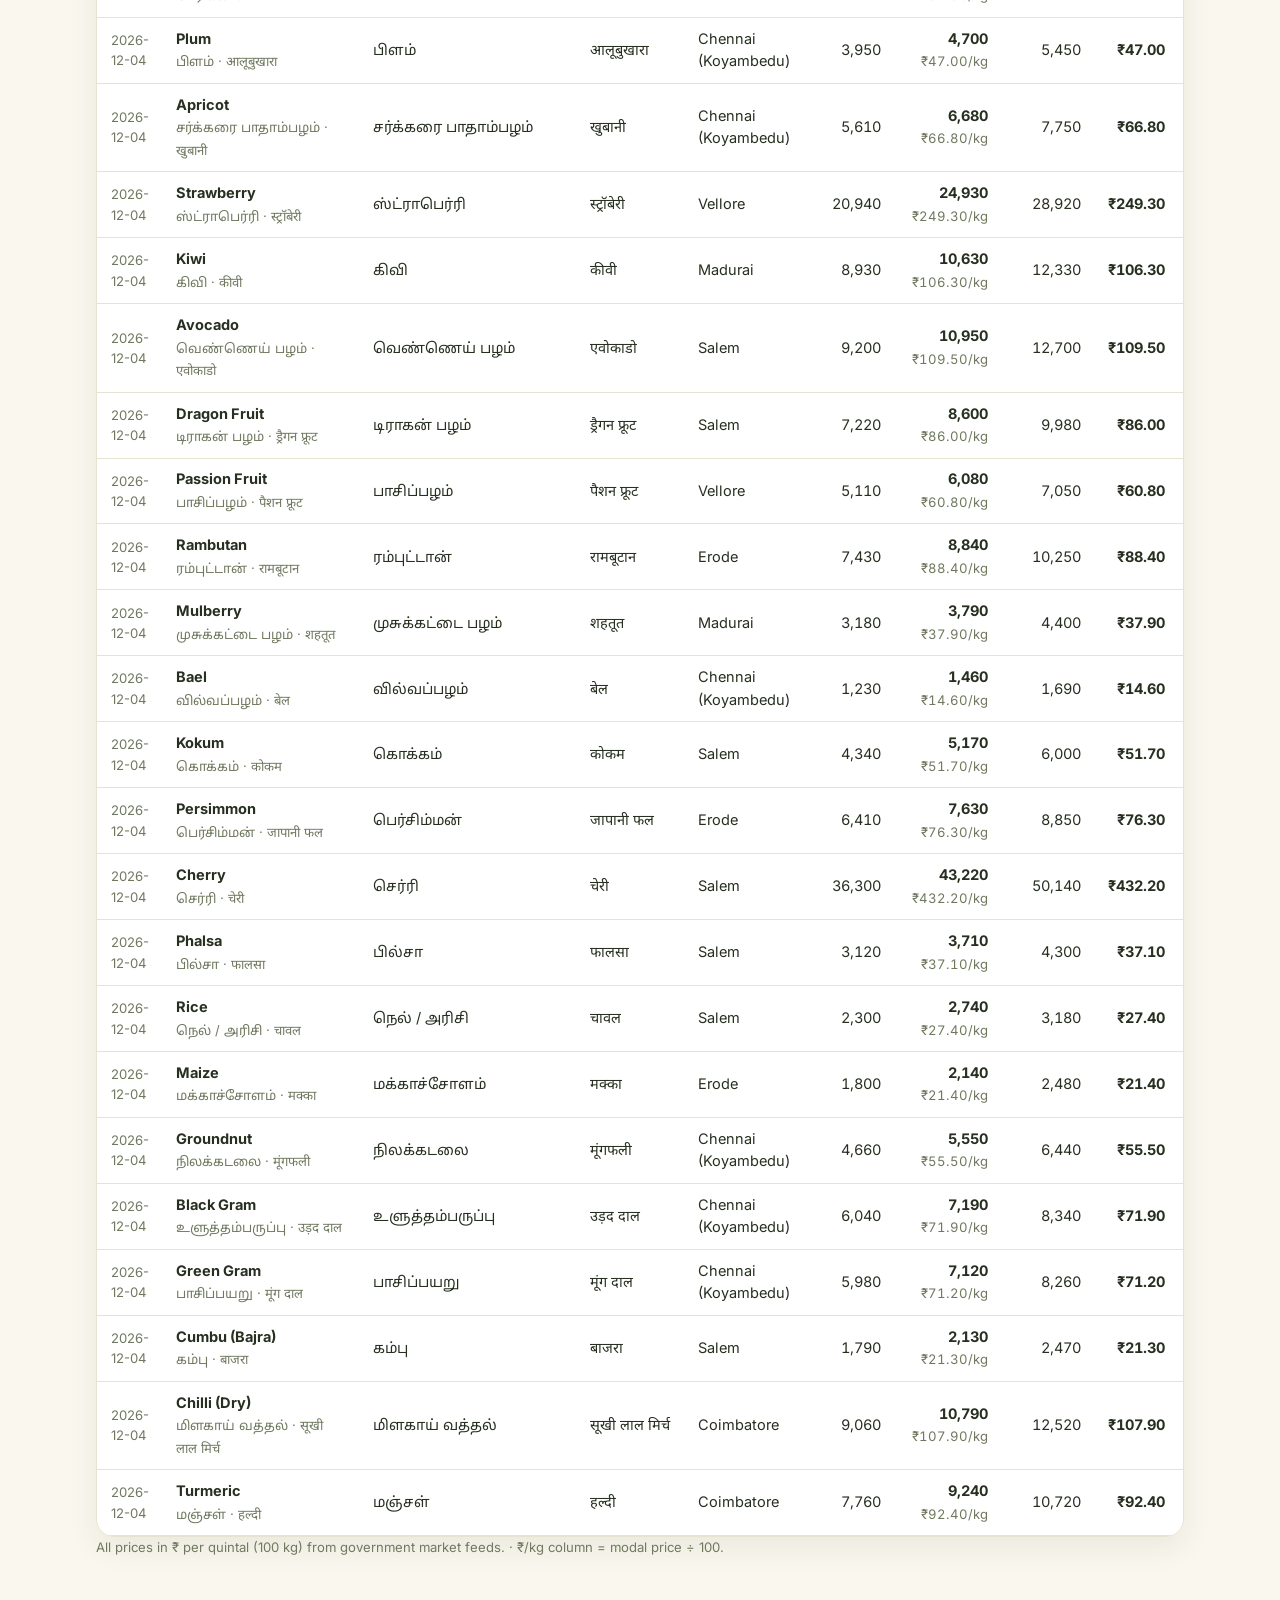
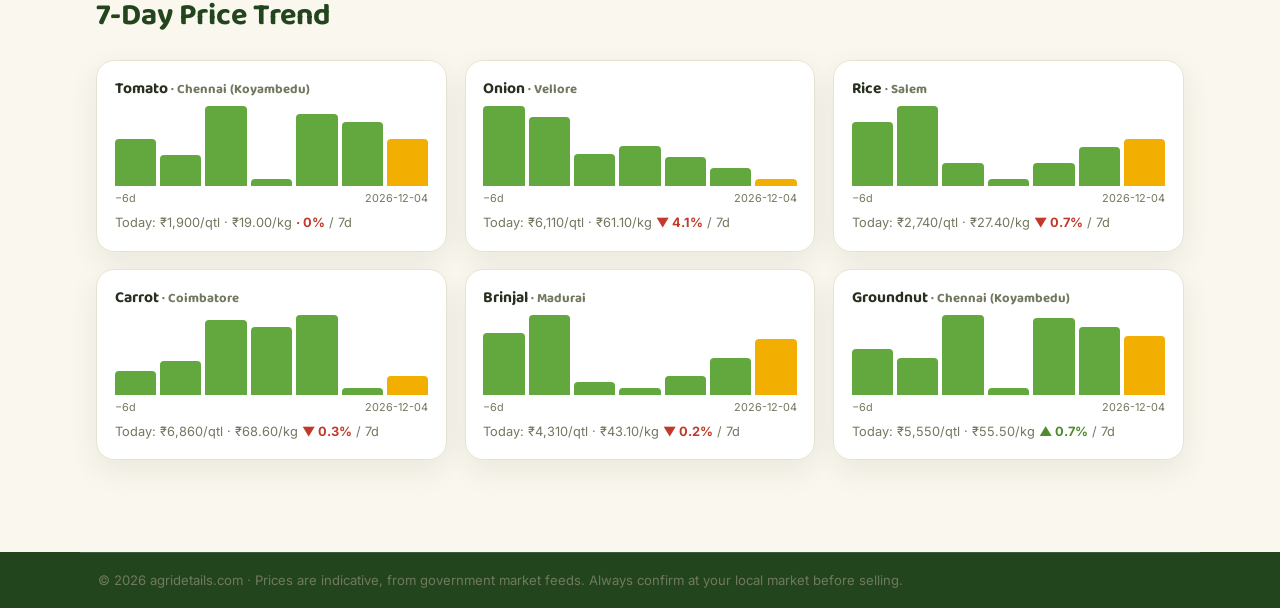
<file: prices.html>
<!DOCTYPE html>
<html lang="en">
<head>
<meta charset="UTF-8">
<meta name="viewport" content="width=device-width, initial-scale=1.0">
<title>Today's Prices — Agridetails</title>
<meta name="description" content="Daily vegetable, fruit and grain prices from Tamil Nadu mandis in English, தமிழ் and हिंदी — shown per quintal and per kg.">
<meta property="og:type" content="website">
<meta property="og:title" content="Today's Prices — Agridetails">
<meta property="og:description" content="Daily vegetable, fruit and grain prices from Tamil Nadu mandis in English, தமிழ் and हिंदी — shown per quintal and per kg, searchable by date.">
<meta property="og:image" content="https://murugansakthivel.github.io/Agridetails/icon-512.png">
<meta property="og:url" content="https://murugansakthivel.github.io/Agridetails/prices.html">
<meta name="twitter:card" content="summary">
<meta name="twitter:title" content="Today's Prices — Agridetails">
<meta name="twitter:description" content="Daily vegetable, fruit and grain prices from Tamil Nadu mandis in English, தமிழ் and हिंदी — shown per quintal and per kg, searchable by date.">
<link rel="preconnect" href="https://fonts.googleapis.com">
<link rel="preconnect" href="https://fonts.gstatic.com" crossorigin>
<link href="https://fonts.googleapis.com/css2?family=Baloo+2:wght@600;700;800&family=Noto+Sans+Tamil:wght@400;500;600;700&family=Noto+Sans+Devanagari:wght@400;500;600&family=Inter:wght@400;500;600;700&display=swap" rel="stylesheet">
<link rel="stylesheet" href="css/style.css">
<link rel="icon" type="image/x-icon" href="favicon.ico">
<link rel="icon" type="image/png" sizes="32x32" href="favicon-32.png">
<link rel="icon" type="image/png" sizes="16x16" href="favicon-16.png">
<link rel="apple-touch-icon" href="apple-touch-icon.png">
<link rel="manifest" href="manifest.json">
<meta name="theme-color" content="#23451e">
</head>
<body>

<header class="site-header">
  <div class="container header-inner">
    <a href="index.html" class="brand"><span class="brand-icon">🌾</span><span class="brand-text">agridetails<span class="brand-dot">.com</span></span></a>
    <nav class="main-nav" id="mainNav">
      <a href="index.html" data-i18n="nav_home">Home</a>
      <a href="prices.html" data-i18n="nav_prices">Prices</a>
      <a href="news.html" data-i18n="nav_news">News</a>
      <a href="weather.html" class="nav-weather-btn" data-i18n="nav_weather">⛅ Weather</a>
      <a href="farm.html" class="nav-farm-btn" data-i18n="nav_farm">🚜 My Farm</a>
      <a href="calendar.html" class="nav-calendar-btn" data-i18n="nav_calendar">🗓️ Farm Calendar</a>
      <a href="schemes.html" class="nav-schemes-btn" data-i18n="nav_schemes">🏛️ Govt Schemes</a>
      <a href="climate.html" class="nav-climate-btn" data-i18n="nav_climate">🌦️ Climate News</a>
      <a href="dams.html" class="nav-dam-btn" data-i18n="nav_dam">🏞️ Tamil Nadu Dam Details</a>
      <a href="fertilizer.html" class="nav-fert-btn" data-i18n="nav_Fertilizer">🧪 Fertilizer Details</a>
      <a href="stocks.html" class="nav-stocks-btn" data-i18n="nav_stocks">📈 Stocks</a>
      <a href="advisory.html" class="nav-cta" data-i18n="nav_advisory">Crop Doctor</a>
    </nav>
    <div class="header-actions">
      <div id="langSwitch" class="lang-switch">
        <button data-lang="en" type="button">EN</button><button data-lang="ta" type="button">த</button><button data-lang="hi" type="button">हिं</button>
      </div>
      <button id="navToggle" class="nav-toggle-btn" aria-label="Menu">☰</button>
    </div>
  </div>
</header>

<main>
<section class="page-head">
  <div class="container">
    <h1 data-i18n="prices_title">Daily Market Prices</h1>
    <p class="muted" id="priceDate"></p>
    <div class="cat-tabs" id="catTabs"></div>
  </div>
</section>

<section class="section">
  <div class="container">
    <div class="prices-main">
      <div class="controls-bar">
        <label for="dateFilter" data-i18n="filter_date">Date:</label>
        <input type="date" id="dateFilter">

        <label for="cropFilter" data-i18n="filter_crop">Crop:</label>
        <select id="cropFilter"></select>

        <label for="marketFilter" data-i18n="filter_market">Market:</label>
        <select id="marketFilter"></select>

        <button id="resetFilters" class="btn btn-outline btn-sm" data-i18n="filter_reset">Reset</button>
        <span class="muted small source-note" id="dataSourceNote"></span>
      </div>

      <div class="table-wrap">
        <table class="price-table" id="priceTable">
          <thead>
            <tr>
              <th data-i18n="th_date">Date</th>
              <th data-i18n="th_crop">Crop</th>
              <th data-i18n="th_tamil">Tamil Name</th>
              <th data-i18n="th_hindi">Hindi Name</th>
              <th data-i18n="th_market">Market</th>
              <th class="num" data-i18n="th_min">Min ₹/qtl</th>
              <th class="num" data-i18n="th_modal">Modal ₹/qtl</th>
              <th class="num" data-i18n="th_max">Max ₹/qtl</th>
              <th class="num" data-i18n="th_kg">₹/kg</th>
              <th class="num" data-i18n="th_change">Change (7d)</th>
              <th class="num" data-i18n="th_share">Share</th>
            </tr>
          </thead>
          <tbody id="priceTableBody"></tbody>
        </table>
      </div>
      <p class="small muted"><span data-i18n="prices_unit_note">All prices in ₹ per quintal (100 kg) from government market feeds.</span> · <span data-i18n="kg_note">₹/kg column = modal price ÷ 100.</span></p>

      <h2 id="trends" class="section-title left" style="margin-top:2.5rem" data-i18n="trends_title">7-Day Price Trend</h2>
      <div class="trend-grid" id="trendGrid"></div>
    </div>
  </div>
</section>
</main>

<footer class="site-footer">
  <div class="container footer-bottom">
    <p class="small muted">© 2026 agridetails.com · <span data-i18n="footer_disclaimer">Prices are indicative, from government market feeds. Always confirm at your local market before selling.</span></p>
  </div>
</footer>

<script src="js/config.js"></script>
<script src="js/i18n.js"></script>
<script src="js/crops-catalog.js"></script>
<script src="js/prices-data.js"></script>
<script src="js/agri-stocks.js"></script>
<script src="js/app.js"></script>
</body>
</html>
</file>
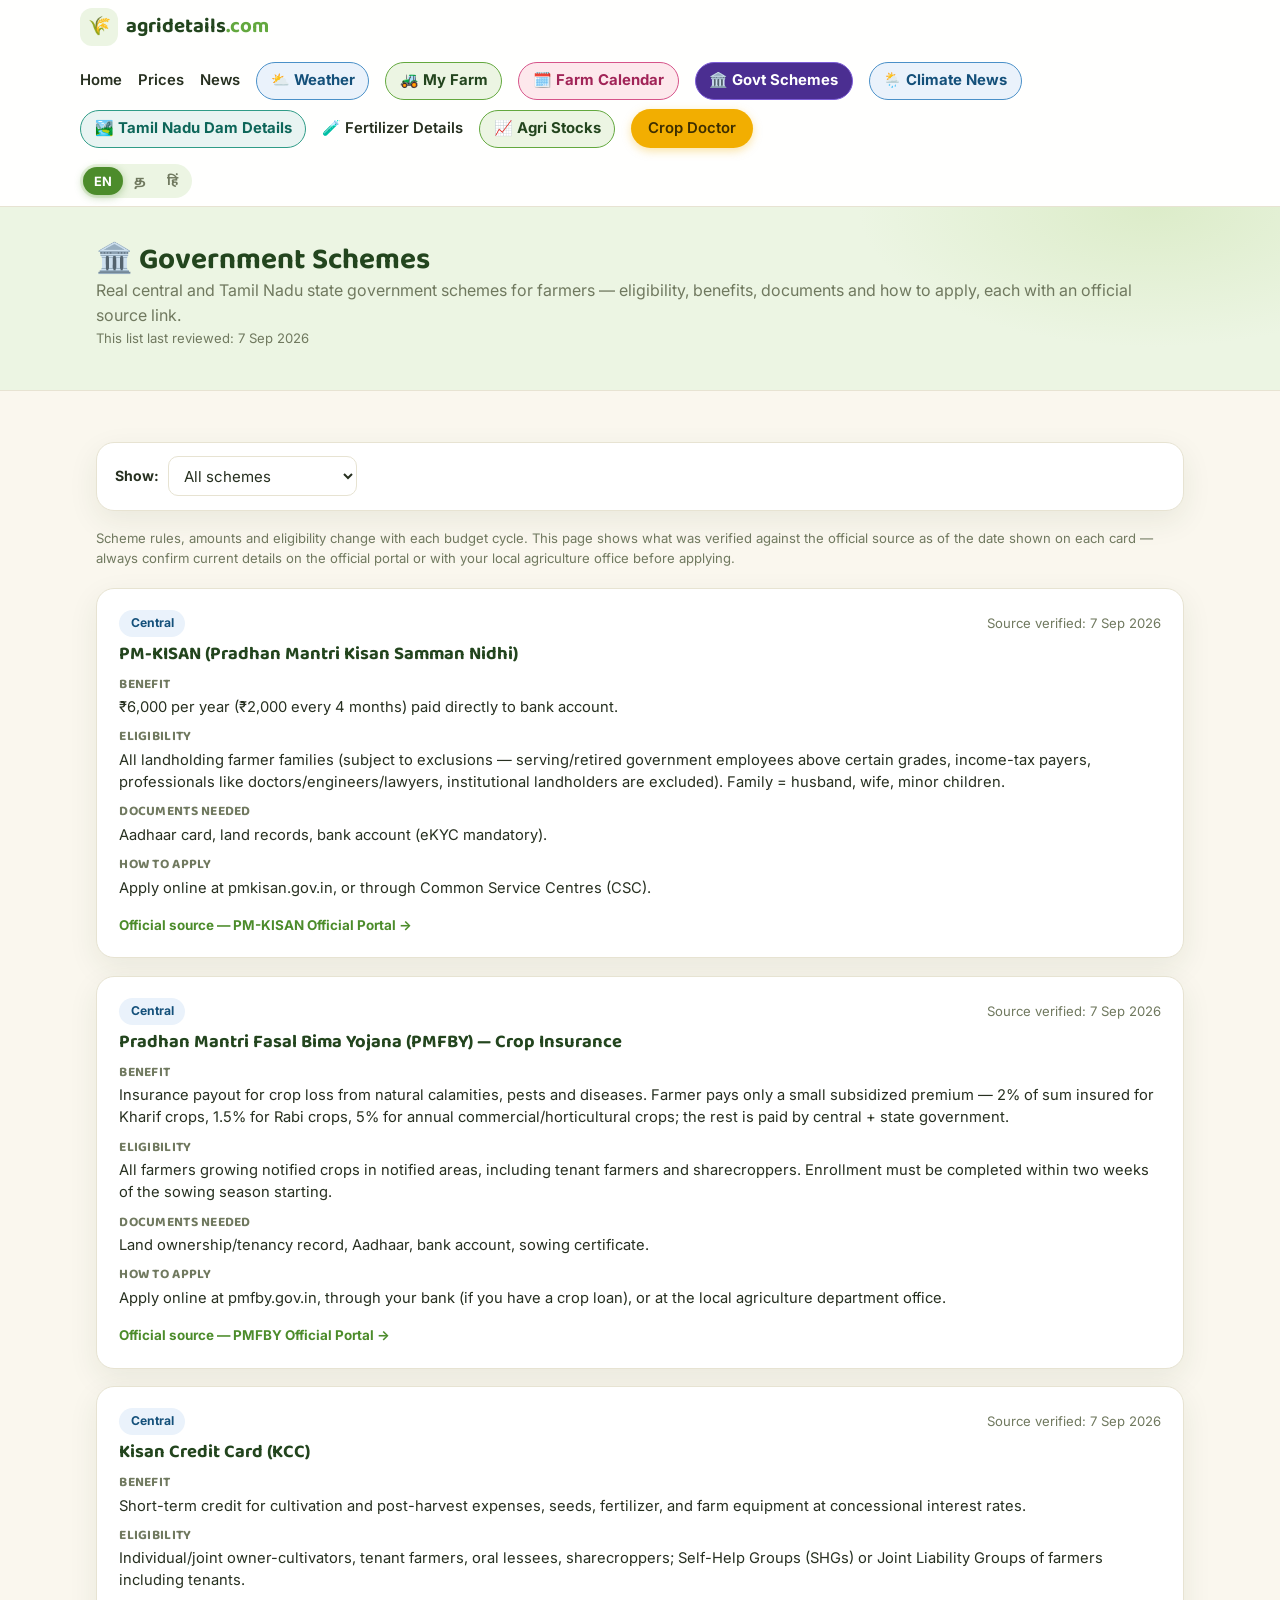
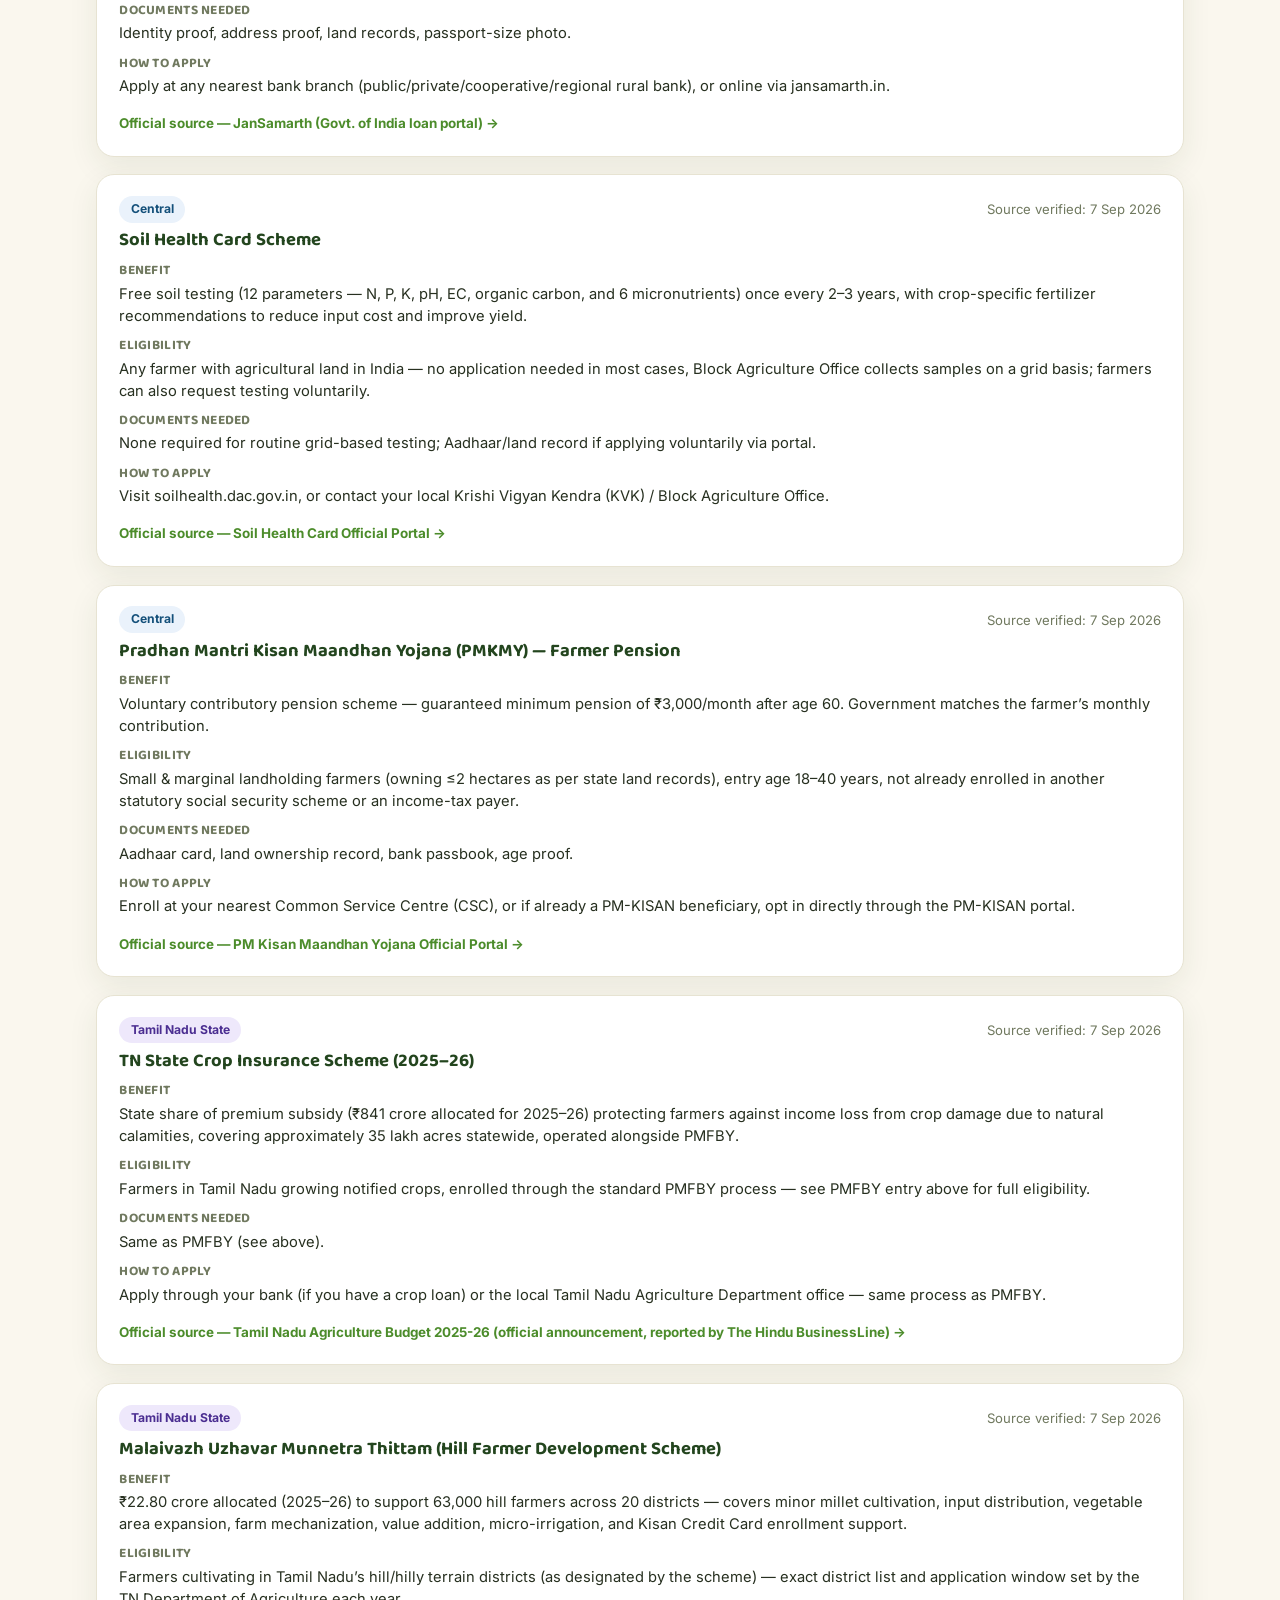
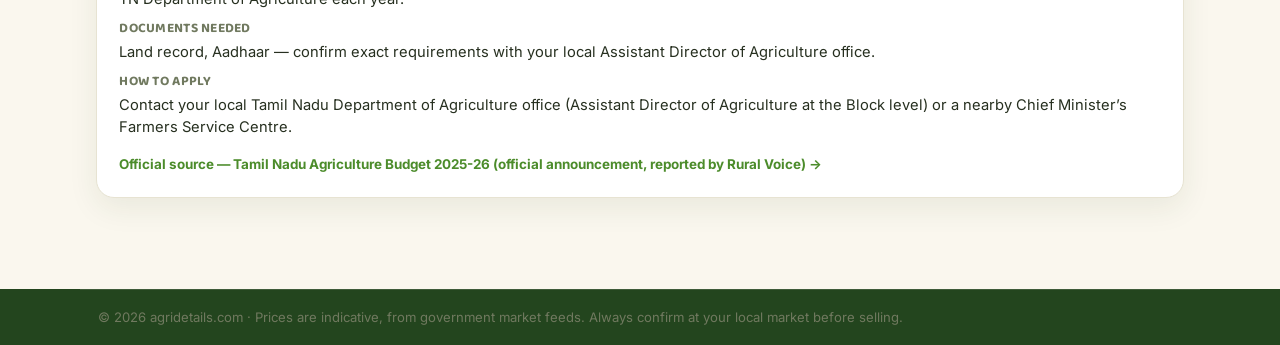
<file: schemes.html>
<!DOCTYPE html>
<html lang="en">
<head>
<meta charset="UTF-8">
<meta name="viewport" content="width=device-width, initial-scale=1.0">
<title>Government Schemes — Agridetails</title>
<meta name="description" content="Real, sourced government schemes for Tamil Nadu farmers — PM-KISAN, PMFBY crop insurance, Kisan Credit Card, Soil Health Card and more, with eligibility and how to apply.">
<meta property="og:type" content="website">
<meta property="og:title" content="Government Schemes — Agridetails">
<meta property="og:description" content="Real, sourced government schemes for Tamil Nadu farmers, with eligibility and how to apply.">
<meta property="og:image" content="https://murugansakthivel.github.io/Agridetails/icon-512.png">
<meta property="og:url" content="https://murugansakthivel.github.io/Agridetails/schemes.html">
<meta name="twitter:card" content="summary">
<link rel="preconnect" href="https://fonts.googleapis.com">
<link rel="preconnect" href="https://fonts.gstatic.com" crossorigin>
<link href="https://fonts.googleapis.com/css2?family=Baloo+2:wght@600;700;800&family=Noto+Sans+Tamil:wght@400;500;600;700&family=Noto+Sans+Devanagari:wght@400;500;600&family=Inter:wght@400;500;600;700&display=swap" rel="stylesheet">
<link rel="stylesheet" href="css/style.css">
<link rel="icon" type="image/x-icon" href="favicon.ico">
<link rel="icon" type="image/png" sizes="32x32" href="favicon-32.png">
<link rel="icon" type="image/png" sizes="16x16" href="favicon-16.png">
<link rel="apple-touch-icon" href="apple-touch-icon.png">
<link rel="manifest" href="manifest.json">
<meta name="theme-color" content="#23451e">
</head>
<body>

<header class="site-header">
  <div class="container header-inner">
    <a href="index.html" class="brand"><span class="brand-icon">🌾</span><span class="brand-text">agridetails<span class="brand-dot">.com</span></span></a>
    <nav class="main-nav" id="mainNav">
      <a href="index.html" data-i18n="nav_home">Home</a>
      <a href="prices.html" data-i18n="nav_prices">Prices</a>
      <a href="news.html" data-i18n="nav_news">News</a>
      <a href="weather.html" class="nav-weather-btn" data-i18n="nav_weather">⛅ Weather</a>
      <a href="farm.html" class="nav-farm-btn" data-i18n="nav_farm">🚜 My Farm</a>
      <a href="calendar.html" class="nav-calendar-btn" data-i18n="nav_calendar">🗓️ Farm Calendar</a>
      <a href="schemes.html" class="nav-schemes-btn active" data-i18n="nav_schemes">🏛️ Govt Schemes</a>
      <a href="climate.html" class="nav-climate-btn" data-i18n="nav_climate">🌦️ Climate News</a>
      <a href="dams.html" class="nav-dam-btn" data-i18n="nav_dam">🏞️ Tamil Nadu Dam Details</a>
      <a href="fertilizer.html" class="nav-fert-btn" data-i18n="nav_Fertilizer">🧪 Fertilizer Details</a>
      <a href="stocks.html" class="nav-stocks-btn" data-i18n="nav_stocks">📈 Agri Stocks</a>
      <a href="advisory.html" class="nav-cta" data-i18n="nav_advisory">Crop Doctor</a>
    </nav>
    <div class="header-actions">
      <div id="langSwitch" class="lang-switch">
        <button data-lang="en" type="button">EN</button><button data-lang="ta" type="button">த</button><button data-lang="hi" type="button">हिं</button>
      </div>
      <button id="navToggle" class="nav-toggle-btn" aria-label="Menu">☰</button>
    </div>
  </div>
</header>

<main>
<section class="page-head">
  <div class="container">
    <h1 data-i18n="schemes_page_title">🏛️ Government Schemes</h1>
    <p class="muted" data-i18n="schemes_page_sub">Real central and Tamil Nadu state government schemes for farmers — eligibility, benefits, documents and how to apply, each with an official source link.</p>
    <p class="small muted" id="schemesAsOf"></p>
  </div>
</section>

<section class="section">
  <div class="container">
    <div class="controls-bar">
      <label for="schemeLevelFilter" data-i18n="schemes_filter_label">Show:</label>
      <select id="schemeLevelFilter">
        <option value="" data-i18n="schemes_filter_all">All schemes</option>
        <option value="central" data-i18n="schemes_filter_central">Central Government</option>
        <option value="state" data-i18n="schemes_filter_state">Tamil Nadu State</option>
      </select>
    </div>
    <p class="small muted" style="margin-top:.6rem" data-i18n="schemes_disclaimer">Scheme rules, amounts and eligibility change with each budget cycle. This page shows what was verified against the official source as of the date shown on each card — always confirm current details on the official portal or with your local agriculture office before applying.</p>
    <div id="schemesList" class="schemes-list"></div>
  </div>
</section>
</main>

<footer class="site-footer">
  <div class="container footer-bottom">
    <p class="small muted">© 2026 agridetails.com · <span data-i18n="footer_disclaimer">Prices are indicative, from government market feeds. Always confirm at your local market before selling.</span></p>
  </div>
</footer>

<script src="js/config.js"></script>
<script src="js/i18n.js"></script>
<script src="js/govt-schemes.js"></script>
<script src="js/schemes.js"></script>
<script src="js/app.js"></script>
</body>
</html>
</file>
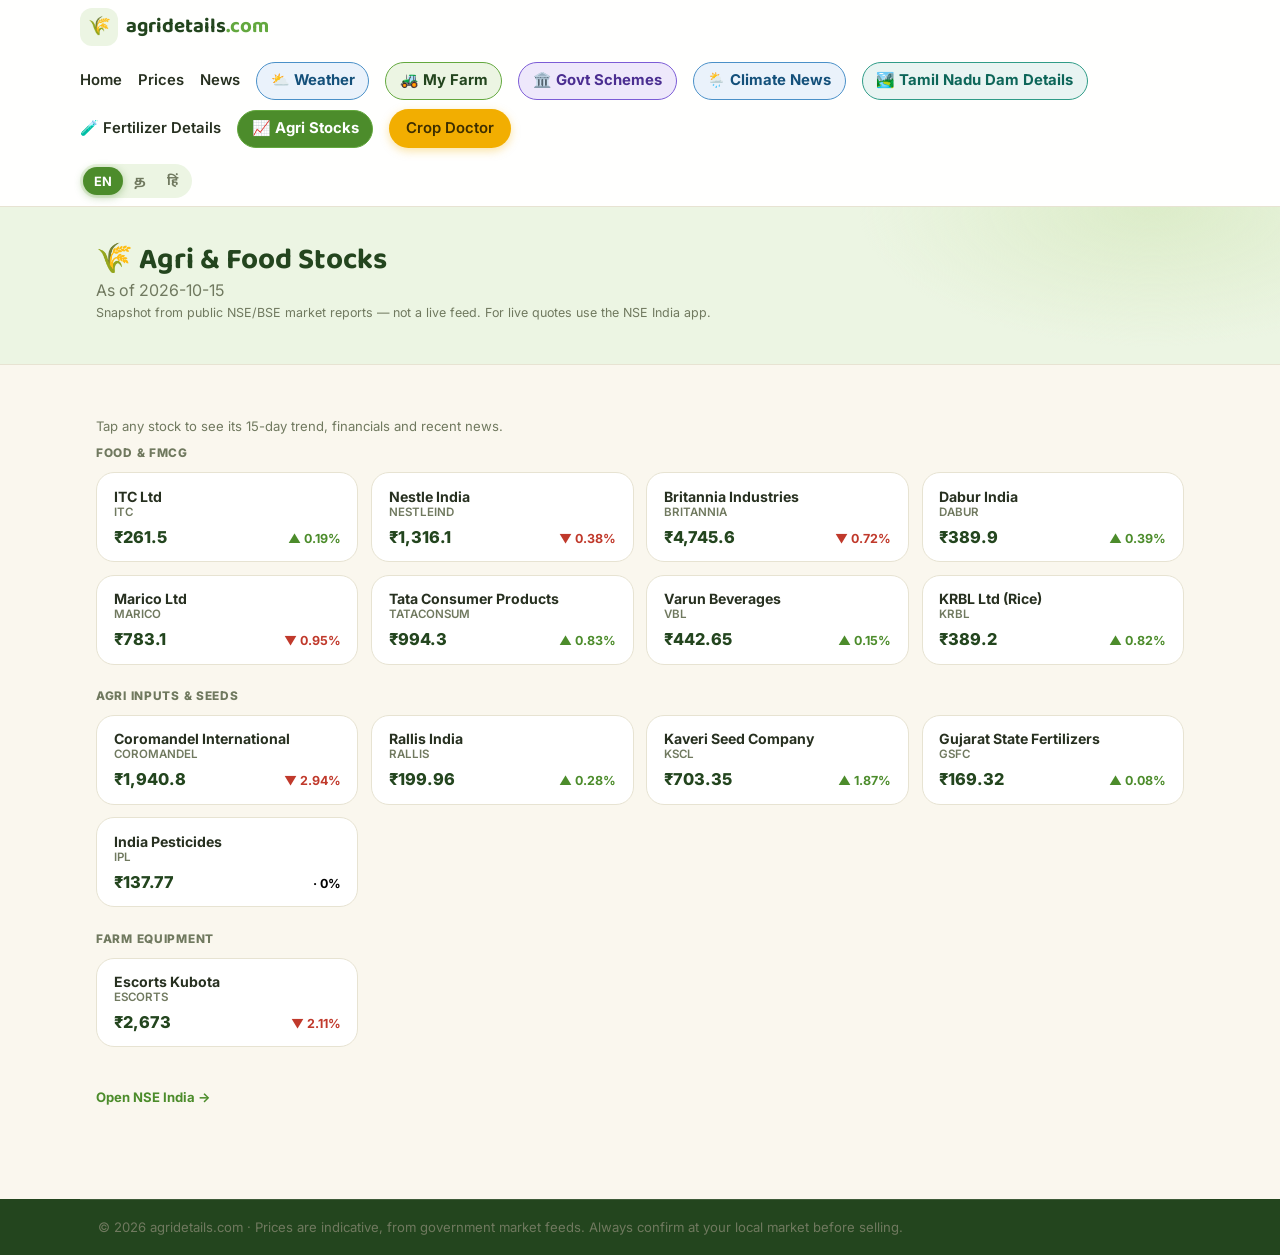
<file: stocks.html>
<!DOCTYPE html>
<html lang="en">
<head>
<meta charset="UTF-8">
<meta name="viewport" content="width=device-width, initial-scale=1.0">
<title>Agri &amp; Food Stocks — Agridetails</title>
<meta name="description" content="NSE-listed agriculture, food and farm-equipment stocks — prices, 15-day trend, financials and news, in English, தமிழ் and हिंदी.">
<meta property="og:type" content="website">
<meta property="og:title" content="Agri & Food Stocks — Agridetails">
<meta property="og:description" content="NSE-listed agriculture, food and farm-equipment stocks — prices, 15-day trend, financials and news.">
<meta property="og:image" content="https://murugansakthivel.github.io/Agridetails/icon-512.png">
<meta property="og:url" content="https://murugansakthivel.github.io/Agridetails/stocks.html">
<meta name="twitter:card" content="summary">
<meta name="twitter:title" content="Agri & Food Stocks — Agridetails">
<meta name="twitter:description" content="NSE-listed agriculture, food and farm-equipment stocks — prices, 15-day trend, financials and news.">
<link rel="preconnect" href="https://fonts.googleapis.com">
<link rel="preconnect" href="https://fonts.gstatic.com" crossorigin>
<link href="https://fonts.googleapis.com/css2?family=Baloo+2:wght@600;700;800&family=Noto+Sans+Tamil:wght@400;500;600;700&family=Noto+Sans+Devanagari:wght@400;500;600&family=Inter:wght@400;500;600;700&display=swap" rel="stylesheet">
<link rel="stylesheet" href="css/style.css">
<link rel="icon" type="image/x-icon" href="favicon.ico">
<link rel="icon" type="image/png" sizes="32x32" href="favicon-32.png">
<link rel="icon" type="image/png" sizes="16x16" href="favicon-16.png">
<link rel="apple-touch-icon" href="apple-touch-icon.png">
<link rel="manifest" href="manifest.json">
<meta name="theme-color" content="#23451e">
</head>
<body>

<header class="site-header">
  <div class="container header-inner">
    <a href="index.html" class="brand"><span class="brand-icon">🌾</span><span class="brand-text">agridetails<span class="brand-dot">.com</span></span></a>
    <nav class="main-nav" id="mainNav">
      <a href="index.html" data-i18n="nav_home">Home</a>
      <a href="prices.html" data-i18n="nav_prices">Prices</a>
      <a href="news.html" data-i18n="nav_news">News</a>
      <a href="weather.html" class="nav-weather-btn" data-i18n="nav_weather">⛅ Weather</a>
      <a href="farm.html" class="nav-farm-btn" data-i18n="nav_farm">🚜 My Farm</a>
      <a href="schemes.html" class="nav-schemes-btn" data-i18n="nav_schemes">🏛️ Govt Schemes</a>
      <a href="climate.html" class="nav-climate-btn" data-i18n="nav_climate">🌦️ Climate News</a>
      <a href="dams.html" class="nav-dam-btn" data-i18n="nav_dam">🏞️ Tamil Nadu Dam Details</a>
      <a href="fertilizer.html" class="nav-fert-btn" data-i18n="nav_Fertilizer">🧪 Fertilizer Details</a>
      <a href="stocks.html" class="nav-stocks-btn active" data-i18n="nav_stocks">📈 Stocks</a>
      <a href="advisory.html" class="nav-cta" data-i18n="nav_advisory">Crop Doctor</a>
    </nav>
    <div class="header-actions">
      <div id="langSwitch" class="lang-switch">
        <button data-lang="en" type="button">EN</button><button data-lang="ta" type="button">த</button><button data-lang="hi" type="button">हिं</button>
      </div>
      <button id="navToggle" class="nav-toggle-btn" aria-label="Menu">☰</button>
    </div>
  </div>
</header>

<main>
<section class="page-head">
  <div class="container">
    <h1 data-i18n="stocks_page_title">🌾 Agri &amp; Food Stocks</h1>
    <p class="muted" id="stocksAsOf"></p>
    <p class="small muted stocks-disclaimer" data-i18n="stocks_disclaimer">Snapshot from public NSE/BSE market reports — not a live feed. For live quotes use the NSE India app.</p>
  </div>
</section>

<section class="section">
  <div class="container">
    <p class="small muted" data-i18n="stocks_tap_hint">Tap any stock to see its 15-day trend, financials and recent news.</p>
    <div id="stocksGrid"></div>

    <div class="stock-detail card" id="stockDetail" hidden></div>

    <p class="small muted" style="margin-top:1.5rem">
      <a href="https://www.nseindia.com" target="_blank" rel="noopener" class="link-arrow" data-i18n="stocks_nse_link">Open NSE India →</a>
    </p>
  </div>
</section>
</main>

<footer class="site-footer">
  <div class="container footer-bottom">
    <p class="small muted">© 2026 agridetails.com · <span data-i18n="footer_disclaimer">Prices are indicative, from government market feeds. Always confirm at your local market before selling.</span></p>
  </div>
</footer>

<script src="js/config.js"></script>
<script src="js/i18n.js"></script>
<script src="js/crops-catalog.js"></script>
<script src="js/agri-stocks.js"></script>
<script src="js/app.js"></script>
</body>
</html>
</file>
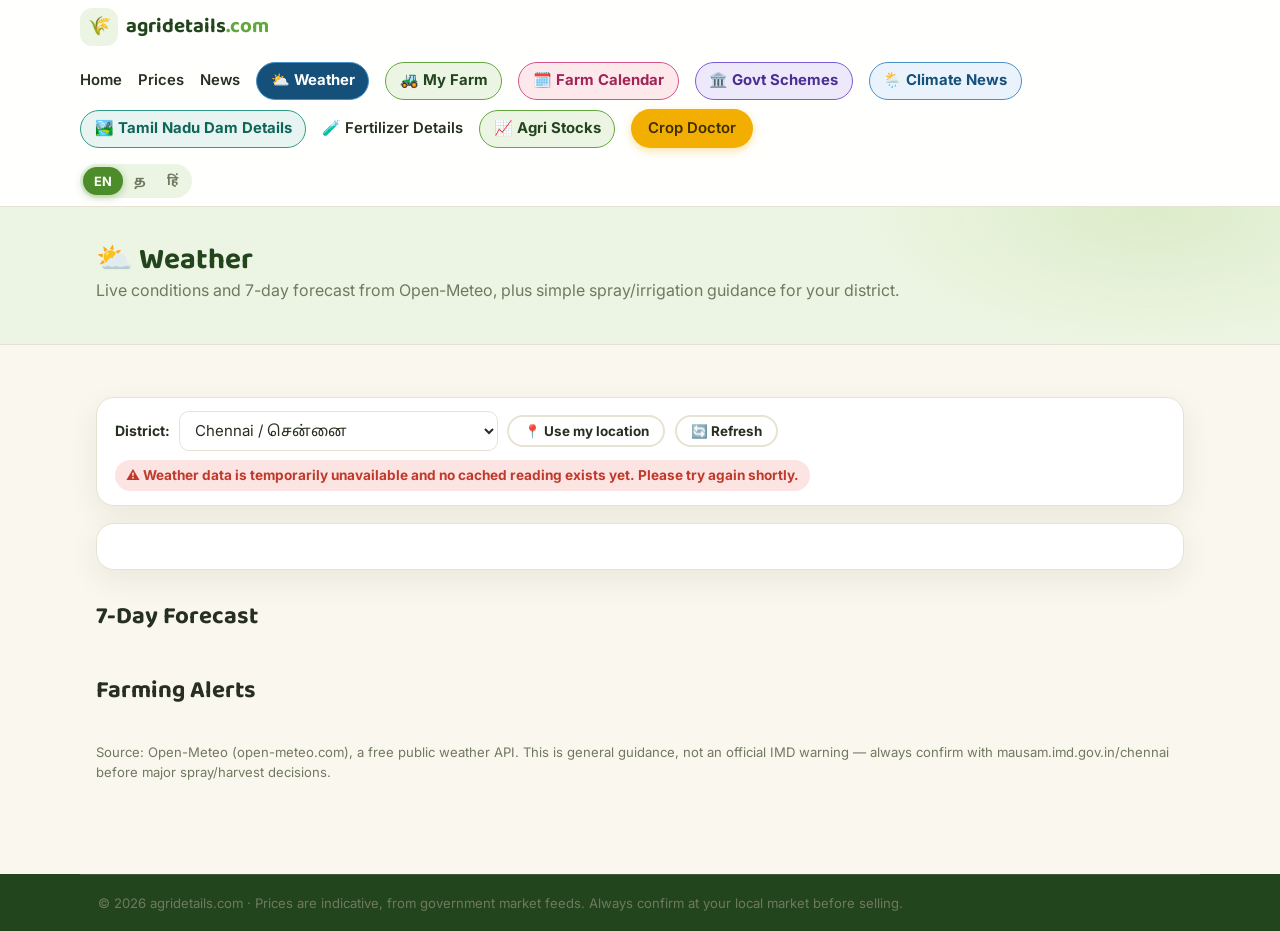
<file: weather.html>
<!DOCTYPE html>
<html lang="en">
<head>
<meta charset="UTF-8">
<meta name="viewport" content="width=device-width, initial-scale=1.0">
<title>Weather — Agridetails</title>
<meta name="description" content="Live weather, 7-day forecast and spray/irrigation guidance for your Tamil Nadu district. Free for farmers.">
<meta property="og:type" content="website">
<meta property="og:title" content="Weather — Agridetails">
<meta property="og:description" content="Live weather, 7-day forecast and spray/irrigation guidance for your Tamil Nadu district.">
<meta property="og:image" content="https://murugansakthivel.github.io/Agridetails/icon-512.png">
<meta property="og:url" content="https://murugansakthivel.github.io/Agridetails/weather.html">
<meta name="twitter:card" content="summary">
<link rel="preconnect" href="https://fonts.googleapis.com">
<link rel="preconnect" href="https://fonts.gstatic.com" crossorigin>
<link href="https://fonts.googleapis.com/css2?family=Baloo+2:wght@600;700;800&family=Noto+Sans+Tamil:wght@400;500;600;700&family=Noto+Sans+Devanagari:wght@400;500;600&family=Inter:wght@400;500;600;700&display=swap" rel="stylesheet">
<link rel="stylesheet" href="css/style.css">
<link rel="icon" type="image/x-icon" href="favicon.ico">
<link rel="icon" type="image/png" sizes="32x32" href="favicon-32.png">
<link rel="icon" type="image/png" sizes="16x16" href="favicon-16.png">
<link rel="apple-touch-icon" href="apple-touch-icon.png">
<link rel="manifest" href="manifest.json">
<meta name="theme-color" content="#23451e">
</head>
<body>

<header class="site-header">
  <div class="container header-inner">
    <a href="index.html" class="brand"><span class="brand-icon">🌾</span><span class="brand-text">agridetails<span class="brand-dot">.com</span></span></a>
    <nav class="main-nav" id="mainNav">
      <a href="index.html" data-i18n="nav_home">Home</a>
      <a href="prices.html" data-i18n="nav_prices">Prices</a>
      <a href="news.html" data-i18n="nav_news">News</a>
      <a href="weather.html" class="nav-weather-btn active" data-i18n="nav_weather">⛅ Weather</a>
      <a href="farm.html" class="nav-farm-btn" data-i18n="nav_farm">🚜 My Farm</a>
      <a href="calendar.html" class="nav-calendar-btn" data-i18n="nav_calendar">🗓️ Farm Calendar</a>
      <a href="schemes.html" class="nav-schemes-btn" data-i18n="nav_schemes">🏛️ Govt Schemes</a>
      <a href="climate.html" class="nav-climate-btn" data-i18n="nav_climate">🌦️ Climate News</a>
      <a href="dams.html" class="nav-dam-btn" data-i18n="nav_dam">🏞️ Tamil Nadu Dam Details</a>
      <a href="fertilizer.html" class="nav-fert-btn" data-i18n="nav_Fertilizer">🧪 Fertilizer Details</a>
      <a href="stocks.html" class="nav-stocks-btn" data-i18n="nav_stocks">📈 Agri Stocks</a>
      <a href="advisory.html" class="nav-cta" data-i18n="nav_advisory">Crop Doctor</a>
    </nav>
    <div class="header-actions">
      <div id="langSwitch" class="lang-switch">
        <button data-lang="en" type="button">EN</button><button data-lang="ta" type="button">த</button><button data-lang="hi" type="button">हिं</button>
      </div>
      <button id="navToggle" class="nav-toggle-btn" aria-label="Menu">☰</button>
    </div>
  </div>
</header>

<main>
<section class="page-head">
  <div class="container">
    <h1 data-i18n="wx_page_title">⛅ Weather</h1>
    <p class="muted" data-i18n="wx_page_sub">Live conditions and 7-day forecast from Open-Meteo, plus simple spray/irrigation guidance for your district.</p>
  </div>
</section>

<section class="section">
  <div class="container">
    <div class="controls-bar">
      <label for="wxDistrict" data-i18n="wx_district_label">District:</label>
      <select id="wxDistrict"></select>
      <button id="wxGpsBtn" type="button" class="btn btn-sm btn-outline" data-i18n="wx_use_gps">📍 Use my location</button>
      <button id="wxRefreshBtn" type="button" class="btn btn-sm btn-outline" data-i18n="wx_refresh">🔄 Refresh</button>
      <span id="wxStatus" class="wx-status"></span>
    </div>
    <p class="small muted" id="wxAsOf"></p>

    <div id="wxCurrent" class="wx-current-card card"></div>

    <h2 style="margin-top:2rem" data-i18n="wx_forecast_t">7-Day Forecast</h2>
    <div id="wxForecast" class="wx-forecast-grid"></div>

    <h2 style="margin-top:2rem" data-i18n="wx_alerts_t">Farming Alerts</h2>
    <div id="wxAlerts" class="wx-alerts-list"></div>

    <p class="small muted" style="margin-top:1.5rem" data-i18n="wx_source_disclaimer">Source: Open-Meteo (open-meteo.com), a free public weather API. This is general guidance, not an official IMD warning — always confirm with mausam.imd.gov.in/chennai before major spray/harvest decisions.</p>
  </div>
</section>
</main>

<footer class="site-footer">
  <div class="container footer-bottom">
    <p class="small muted">© 2026 agridetails.com · <span data-i18n="footer_disclaimer">Prices are indicative, from government market feeds. Always confirm at your local market before selling.</span></p>
  </div>
</footer>

<script src="js/config.js"></script>
<script src="js/i18n.js"></script>
<script src="js/tn-districts.js"></script>
<script src="js/weather.js"></script>
<script src="js/app.js"></script>
</body>
</html>
</file>
<file: css/style.css>
/* ============================================================
   Agridetails.com — "fresh farm" theme (Agro-style)
   Palette: deep forest green · fresh leaf green · warm cream · harvest gold
   ============================================================ */
:root {
  --green-900: #23451e;
  --green-700: #4c8c2b;
  --green-600: #63a83e;
  --green-100: #ecf5e3;
  --lime-soft: #dcecc9;
  --gold-600: #f2ae01;
  --gold-soft: #fdf3d7;
  --bg: #faf7ee;
  --card: #ffffff;
  --text: #273020;
  --muted: #70795f;
  --border: #e7e3d2;
  --red-700: #c0392b;
  --radius: 18px;
  --shadow: 0 10px 30px rgba(35, 69, 30, .08);
  --font-display: 'Baloo 2', 'Noto Sans Tamil', 'Noto Sans Devanagari', sans-serif;
}

* { margin: 0; padding: 0; box-sizing: border-box; }
html { scroll-behavior: smooth; }

body {
  font-family: 'Inter', 'Noto Sans Tamil', 'Noto Sans Devanagari', system-ui, sans-serif;
  background: var(--bg);
  color: var(--text);
  line-height: 1.55;
}
body.ta-active { font-family: 'Noto Sans Tamil', 'Inter', sans-serif; }
body.hi-active { font-family: 'Noto Sans Devanagari', 'Inter', sans-serif; }

h1, h2, h3, h4 { font-family: var(--font-display); line-height: 1.22; }

.container { max-width: 1120px; margin: 0 auto; padding: 0 1rem; }

/* ---------- Topbar ---------- */
.topbar { background: var(--green-900); color: #dcecc9; font-size: .78rem; }
.topbar-inner { display: flex; justify-content: space-between; gap: 1rem; padding: .38rem 0; flex-wrap: wrap; }
.topbar b { color: #ffd54d; font-weight: 600; }

/* ---------- Header ---------- */
.site-header {
  background: rgba(255, 255, 255, .92);
  backdrop-filter: blur(8px);
  border-bottom: 1px solid var(--border);
  position: sticky; top: 0; z-index: 50;
}
.header-inner { display: flex; align-items: center; justify-content: space-between; min-height: 66px; gap: 1rem; flex-wrap: wrap; padding: .5rem 0; }
.brand { display: flex; align-items: center; gap: .5rem; text-decoration: none; font-family: var(--font-display); font-weight: 700; font-size: 1.28rem; color: var(--green-900); }
.brand-icon {
  width: 38px; height: 38px; display: inline-flex; align-items: center; justify-content: center;
  background: var(--green-100); border-radius: 12px; font-size: 1.15rem;
}
.brand-dot { color: var(--green-600); }
.main-nav { display: flex; align-items: center; gap: .5rem 1rem; flex-wrap: wrap; row-gap: .6rem; }
.main-nav a { text-decoration: none; color: var(--text); font-weight: 600; font-size: .93rem; transition: color .15s; }
.main-nav a:hover { color: var(--green-600); }
.main-nav a.nav-cta {
  background: var(--gold-600); color: #3d2e00 !important;
  padding: .5rem 1.05rem; border-radius: 999px; box-shadow: 0 3px 10px rgba(242,174,1,.35);
}
.main-nav a.nav-cta:hover { filter: brightness(1.04); color: #3d2e00; }
.main-nav a.nav-stocks-btn {
  display: inline-flex; align-items: center; gap: .3rem;
  background: var(--green-100); color: var(--green-900) !important; font-weight: 700;
  padding: .4rem .85rem; border-radius: 999px; border: 1.5px solid var(--green-600);
}
.main-nav a.nav-stocks-btn:hover { background: var(--green-600); color: #fff !important; }
.main-nav a.nav-stocks-btn.active { background: var(--green-700); color: #fff !important; }
.main-nav a.nav-climate-btn {
  display: inline-flex; align-items: center; gap: .3rem;
  background: #eaf2fb; color: #14507a !important; font-weight: 700;
  padding: .4rem .85rem; border-radius: 999px; border: 1.5px solid #4a90c8;
}
.main-nav a.nav-climate-btn:hover { background: #4a90c8; color: #fff !important; }
.main-nav a.nav-climate-btn.active { background: #14507a; color: #fff !important; }
.main-nav a.nav-dam-btn {
  display: inline-flex; align-items: center; gap: .3rem;
  background: #e8f4f2; color: #0d6659 !important; font-weight: 700;
  padding: .4rem .85rem; border-radius: 999px; border: 1.5px solid #2f9c87;
}
.main-nav a.nav-dam-btn:hover { background: #2f9c87; color: #fff !important; }
.main-nav a.nav-dam-btn.active { background: #0d6659; color: #fff !important; }
.header-actions { display: flex; align-items: center; gap: .55rem; }
.nav-toggle-btn { display: none; background: none; border: none; font-size: 1.45rem; cursor: pointer; color: var(--green-900); }

/* ---------- Language switcher ---------- */
.lang-switch { display: inline-flex; background: var(--green-100); border-radius: 999px; padding: 3px; }
.lang-switch button {
  font-family: inherit; font-size: .8rem; font-weight: 700; cursor: pointer;
  background: transparent; color: var(--muted); border: none; padding: .32rem .68rem; border-radius: 999px;
  transition: all .15s;
}
.lang-switch button.active { background: var(--green-700); color: #fff; box-shadow: 0 2px 8px rgba(76,140,43,.4); }

/* ---------- Buttons ---------- */
.btn {
  display: inline-block; border: none; cursor: pointer; text-decoration: none;
  font-family: inherit; font-size: .96rem; font-weight: 700;
  padding: .72rem 1.5rem; border-radius: 999px; transition: transform .15s ease, box-shadow .15s ease, filter .15s;
}
.btn:hover { transform: translateY(-2px); }
.btn-primary { background: var(--green-700); color: #fff; box-shadow: 0 6px 18px rgba(76,140,43,.35); }
.btn-secondary { background: var(--gold-600); color: #3d2e00; box-shadow: 0 6px 18px rgba(242,174,1,.35); }
.btn-outline { background: transparent; border: 2px solid var(--border); color: var(--text); }
.btn-sm { padding: .4rem .9rem; font-size: .84rem; }
.btn-block { width: 100%; margin-top: 1rem; }

/* ---------- Hero ---------- */
.hero {
  position: relative; overflow: hidden;
  background:
    radial-gradient(600px 320px at 88% -10%, var(--lime-soft), transparent 70%),
    radial-gradient(520px 300px at -8% 110%, #f7edd2, transparent 70%),
    linear-gradient(160deg, #fdfbf4 20%, var(--green-100));
  text-align: center; padding: 4.25rem 0 5.5rem;
}
.hero-kicker {
  display: inline-flex; align-items: center; gap: .45rem;
  background: #fff; border: 1.5px solid var(--lime-soft); color: var(--green-700);
  font-weight: 700; font-size: .78rem; letter-spacing: .09em; text-transform: uppercase;
  border-radius: 999px; padding: .35rem .9rem; margin-bottom: 1.1rem;
}
.hero-title { font-size: clamp(2rem, 5.4vw, 3.3rem); font-weight: 800; color: var(--green-900); max-width: 760px; margin: 0 auto .8rem; }
.hero-title em { font-style: normal; color: var(--green-600); position: relative; }
.hero-sub { max-width: 640px; margin: 0 auto 1.7rem; color: var(--muted); font-size: 1.02rem; }
.hero-actions { display: flex; gap: .8rem; justify-content: center; flex-wrap: wrap; position: relative; z-index: 2; }

/* rotating stamp */
.stamp {
  position: absolute; right: max(2vw, 18px); top: 42px; width: 128px; height: 128px;
  animation: spin 18s linear infinite; opacity: .92; pointer-events: none;
}
.stamp .stamp-center { position: absolute; inset: 0; display: flex; align-items: center; justify-content: center; font-size: 2.1rem; }
@keyframes spin { to { transform: rotate(360deg); } }
@media (max-width: 900px) { .stamp { display: none; } }

/* floating produce chips */
.chip-float {
  position: absolute; display: flex; align-items: center; gap: .45rem;
  background: #fff; border: 1px solid var(--border); border-radius: 999px;
  padding: .42rem .85rem; font-size: .82rem; font-weight: 700; color: var(--green-900);
  box-shadow: var(--shadow); animation: bob 5s ease-in-out infinite; pointer-events: none;
}
.chip-float small { color: var(--muted); font-weight: 600; }
.chip-1 { left: 6%; top: 26%; animation-delay: 0s; }
.chip-2 { left: 11%; bottom: 18%; animation-delay: 1.6s; }
.chip-3 { right: 14%; bottom: 22%; animation-delay: .8s; }
@keyframes bob { 0%,100% { transform: translateY(0);} 50% { transform: translateY(-10px);} }
@media (max-width: 900px) { .chip-float { display: none; } }

/* ---------- Price marquee ---------- */
.marquee { background: var(--green-700); overflow: hidden; position: relative; }
.marquee-track { display: flex; gap: 2.6rem; width: max-content; padding: .58rem 0; animation: scrollX 36s linear infinite; }
.marquee:hover .marquee-track { animation-play-state: paused; }
.mq-item { white-space: nowrap; color: #eef7e4; font-size: .86rem; font-weight: 600; }
.mq-item b { color: #ffd54d; font-weight: 700; }
.mq-item::before { content: "•"; color: #ffd54d; margin-right: 2.6rem; opacity: .7; }
@keyframes scrollX { from { transform: translateX(0); } to { transform: translateX(-50%); } }

/* ---------- Wave divider ---------- */
.wave { display: block; width: 100%; height: 46px; margin-top: -1px; }

/* ---------- Stats band ---------- */
.stats-band { background: #fff; border-bottom: 1px solid var(--border); }
.stats-grid { display: grid; grid-template-columns: repeat(auto-fit, minmax(150px, 1fr)); gap: 1rem; padding: 1.9rem 0; text-align: center; }
.stat-num { font-family: var(--font-display); font-size: 2.1rem; font-weight: 800; color: var(--green-600); }
.stat-label { color: var(--muted); font-size: .86rem; font-weight: 600; }

/* ---------- Sections ---------- */
.section { padding: 3.2rem 0; }
.section-alt { background: var(--card); border-top: 1px solid var(--border); border-bottom: 1px solid var(--border); }
.kicker {
  display: block; text-align: center; color: var(--gold-600); font-weight: 800;
  font-size: .76rem; letter-spacing: .14em; text-transform: uppercase; margin-bottom: .35rem;
}
.section-title { font-size: clamp(1.4rem, 3vw, 1.9rem); text-align: center; color: var(--green-900); margin-bottom: 1.6rem; }
.section-title.left { text-align: left; }
.page-head {
  background:
    radial-gradient(420px 200px at 90% 0%, var(--lime-soft), transparent 70%),
    var(--green-100);
  padding: 2.2rem 0 2.6rem; border-bottom: 1px solid var(--border);
}
.page-head h1 { color: var(--green-900); font-size: 1.85rem; }
.muted { color: var(--muted); }
.small { font-size: .82rem; }
.link-arrow { color: var(--green-700); font-weight: 700; text-decoration: none; display: inline-block; margin-top: 1rem; }
.link-arrow:hover { text-decoration: underline; }

/* ---------- Price cards & grids ---------- */
.price-grid { display: grid; grid-template-columns: repeat(auto-fill, minmax(165px, 1fr)); gap: .85rem; margin: 1rem 0; }
.price-card {
  background: var(--card); border: 1px solid var(--border); border-radius: var(--radius);
  padding: .95rem 1rem; transition: transform .15s, box-shadow .15s;
}
.price-card:hover { transform: translateY(-3px); box-shadow: var(--shadow); }
.price-card .pc-crop { font-weight: 700; font-family: var(--font-display); font-size: 1.02rem; }
.price-card .pc-tamil { color: var(--muted); font-size: .78rem; }
.price-card .pc-price { font-size: 1.3rem; font-weight: 800; color: var(--green-700); margin-top: .3rem; }
.price-card .pc-unit { font-size: .72rem; color: var(--muted); font-weight: 600; }

.skeleton { height: 104px; border-radius: var(--radius); background: linear-gradient(90deg, #eee9da, #f6f3e8, #eee9da); animation: pulse 1.4s infinite; }
@keyframes pulse { 0% {opacity:.6;} 50% {opacity:1;} 100% {opacity:.6;} }

.feature-grid { display: grid; grid-template-columns: repeat(auto-fit, minmax(235px, 1fr)); gap: 1.1rem; }
.feature-card {
  background: var(--bg); border: 1px solid var(--border); border-radius: var(--radius);
  padding: 1.5rem 1.3rem; text-decoration: none; color: var(--text); transition: transform .18s, box-shadow .18s;
}
.feature-card:hover { transform: translateY(-4px); box-shadow: var(--shadow); }
.feature-icon {
  width: 54px; height: 54px; display: inline-flex; align-items: center; justify-content: center;
  background: var(--green-100); border-radius: 16px; font-size: 1.6rem; margin-bottom: .7rem;
}
.feature-card h3 { margin: .3rem 0; font-size: 1.08rem; color: var(--green-900); }
.feature-card p { font-size: .88rem; color: var(--muted); }

/* ---------- Split promo (Crop Doctor) ---------- */
.split { display: grid; grid-template-columns: 1.05fr .95fr; gap: 2.6rem; align-items: center; }
@media (max-width: 860px) { .split { grid-template-columns: 1fr; } }
.steps-stack { display: grid; gap: .9rem; }
.step-row {
  display: flex; gap: 1rem; align-items: flex-start;
  background: var(--card); border: 1px solid var(--border); border-radius: var(--radius);
  padding: 1rem 1.15rem; box-shadow: var(--shadow);
}
.step-no {
  flex: 0 0 40px; width: 40px; height: 40px; display: flex; align-items: center; justify-content: center;
  background: var(--gold-600); color: #3d2e00; border-radius: 50%;
  font-family: var(--font-display); font-weight: 800; font-size: 1.05rem;
}
.step-row h4 { font-size: 1rem; color: var(--green-900); }
.step-row p { font-size: .86rem; color: var(--muted); }

/* ---------- CTA strip ---------- */
.cta-strip {
  background: linear-gradient(135deg, var(--green-700), var(--green-900));
  border-radius: 26px; color: #fff; padding: 2.2rem 2.4rem;
  display: flex; justify-content: space-between; align-items: center; gap: 1.4rem; flex-wrap: wrap;
  box-shadow: 0 18px 40px rgba(35,69,30,.25);
}
.cta-strip h2 { font-size: 1.5rem; margin-bottom: .3rem; }
.cta-strip p { opacity: .9; font-size: .95rem; }

/* ---------- Climate News page ---------- */
.climate-list { display: grid; gap: 1.2rem; max-width: 820px; margin: 0 auto; }
.climate-card {
  background: var(--card); border: 1px solid var(--border); border-left: 5px solid var(--muted);
  border-radius: var(--radius); padding: 1.4rem 1.6rem;
}
.climate-card.sev-alert { border-left-color: #c0392b; }
.climate-card.sev-watch { border-left-color: #d68910; }
.climate-card.sev-info { border-left-color: #2471a3; }
.climate-tag {
  display: inline-block; font-size: .72rem; font-weight: 800; letter-spacing: .04em; text-transform: uppercase;
  padding: .25rem .65rem; border-radius: 999px; margin-bottom: .6rem;
  background: var(--green-100); color: var(--green-900);
}
.sev-alert .climate-tag { background: #fbeae7; color: #922b21; }
.sev-watch .climate-tag { background: #fdf2e0; color: #9a6a08; }
.sev-info .climate-tag { background: #e8f1fa; color: #1a5f8f; }
.climate-card h3 { font-size: 1.08rem; color: var(--green-900); margin-bottom: .4rem; line-height: 1.35; }
.climate-card > p.small { margin-bottom: .9rem; }
.climate-crops { display: flex; flex-wrap: wrap; gap: .4rem; margin-bottom: .9rem; }
.climate-crop-chip {
  font-size: .78rem; font-weight: 700; background: var(--bg); border: 1px solid var(--border);
  border-radius: 999px; padding: .25rem .7rem; color: var(--text);
}
.climate-advice {
  background: var(--bg); border-radius: 12px; padding: .85rem 1rem; font-size: .87rem; line-height: 1.5;
}
.climate-advice strong { color: var(--green-700); }
.climate-meta { margin-top: .8rem; font-size: .78rem; }
.climate-meta a { color: var(--green-700); font-weight: 700; text-decoration: none; }

/* ---------- Dam Details page ---------- */
.dam-list { display: grid; grid-template-columns: repeat(auto-fill, minmax(320px, 1fr)); gap: 1.2rem; }
.dam-card {
  background: var(--card); border: 1px solid var(--border); border-top: 5px solid #2f9c87;
  border-radius: var(--radius); padding: 1.3rem 1.4rem; box-shadow: var(--shadow);
}
.dam-card h3 { font-size: 1.08rem; color: var(--green-900); margin-bottom: .15rem; line-height: 1.3; }
.dam-card .dam-river { font-size: .8rem; color: var(--muted); margin-bottom: .7rem; }
.dam-loc { display: flex; flex-wrap: wrap; gap: .4rem; margin-bottom: .8rem; }
.dam-loc-chip {
  font-size: .76rem; font-weight: 700; background: var(--bg); border: 1px solid var(--border);
  border-radius: 999px; padding: .22rem .68rem; color: var(--text);
}
.dam-fill-wrap { margin-bottom: .85rem; }
.dam-fill-bar { height: 10px; border-radius: 999px; background: var(--bg); border: 1px solid var(--border); overflow: hidden; }
.dam-fill-bar-inner { height: 100%; border-radius: 999px; background: linear-gradient(90deg, #2f9c87, #63a83e); }
.dam-fill-bar-inner.dam-critical { background: linear-gradient(90deg, #c0392b, #d68910); }
.dam-fill-bar-inner.dam-low { background: linear-gradient(90deg, #d68910, #f2ae01); }
.dam-fill-label { display: flex; justify-content: space-between; font-size: .78rem; font-weight: 700; color: var(--green-900); margin-top: .3rem; }
.dam-stats { display: grid; grid-template-columns: 1fr 1fr; gap: .5rem .8rem; font-size: .85rem; margin-bottom: .8rem; }
.dam-stat-label { color: var(--muted); font-size: .72rem; font-weight: 700; text-transform: uppercase; letter-spacing: .03em; }
.dam-stat-value { font-weight: 700; color: var(--text); }
.dam-flow { display: flex; gap: 1rem; flex-wrap: wrap; font-size: .82rem; background: var(--bg); border-radius: 12px; padding: .65rem .85rem; margin-bottom: .8rem; }
.dam-flow b { color: var(--green-700); }
.dam-meta { font-size: .76rem; color: var(--muted); }
.dam-meta a { color: var(--green-700); font-weight: 700; text-decoration: none; }

/* ---------- Fertilizer Shop Details page ---------- */
.fert-list { display: grid; grid-template-columns: repeat(auto-fill, minmax(300px, 1fr)); gap: 1.2rem; }
.fert-card {
  background: var(--card); border: 1px solid var(--border); border-top: 5px solid var(--gold-600);
  border-radius: var(--radius); padding: 1.2rem 1.3rem; box-shadow: var(--shadow); cursor: pointer;
  transition: transform .15s, box-shadow .15s, border-color .15s;
}
.fert-card:hover { transform: translateY(-2px); }
.fert-card.active { border-color: var(--green-700); background: var(--green-100); }
.fert-card h3 { font-size: 1.02rem; color: var(--green-900); margin-bottom: .3rem; line-height: 1.3; }
.fert-loc { display: flex; flex-wrap: wrap; gap: .4rem; margin-bottom: .6rem; }
.fert-phone { font-size: .88rem; font-weight: 700; margin-bottom: .3rem; }
.fert-phone a { color: var(--green-700); text-decoration: none; }
.fert-phone a:hover { text-decoration: underline; }
.fert-address { margin-bottom: .7rem; }
.fert-chips { display: flex; flex-wrap: wrap; gap: .35rem; margin-bottom: .9rem; }
.fert-chip {
  font-size: .74rem; font-weight: 700; background: var(--gold-soft); border: 1px solid var(--border);
  border-radius: 999px; padding: .2rem .62rem; color: var(--green-900);
}
.fert-view-btn {
  font-family: inherit; font-size: .84rem; font-weight: 700; cursor: pointer;
  background: var(--green-700); color: #fff; border: none; border-radius: 10px;
  padding: .5rem .9rem; width: 100%;
}
.fert-view-btn:hover { background: var(--green-900); }
.fert-detail { margin-top: 1.6rem; padding: 1.6rem; }
.fert-detail-meta { display: grid; grid-template-columns: repeat(auto-fit, minmax(200px, 1fr)); gap: .8rem; margin: .8rem 0 1.2rem; }

/* ---------- Stocks page ---------- */
.stocks-group-t { font-size: .74rem; font-weight: 800; letter-spacing: .06em; text-transform: uppercase; color: var(--muted); margin: 1.4rem 0 .6rem; }
.stocks-group-t:first-child { margin-top: .5rem; }
.stock-card-grid { display: grid; grid-template-columns: repeat(auto-fill, minmax(220px, 1fr)); gap: .8rem; }
.stock-card {
  text-align: left; font-family: inherit; cursor: pointer;
  background: var(--card); border: 1.5px solid var(--border); border-radius: var(--radius);
  padding: .9rem 1.05rem; transition: transform .15s, box-shadow .15s, border-color .15s;
}
.stock-card:hover { transform: translateY(-2px); box-shadow: var(--shadow); border-color: var(--green-600); }
.stock-card.active { border-color: var(--green-700); background: var(--green-100); }
.stock-card-top { display: flex; flex-direction: column; margin-bottom: .5rem; }
.stock-card-bottom { display: flex; justify-content: space-between; align-items: baseline; }
.stock-name { font-size: .88rem; font-weight: 700; color: var(--text); }
.stock-symbol { font-size: .72rem; color: var(--muted); font-weight: 600; }
.stock-price { font-size: 1.02rem; font-weight: 800; color: var(--green-900); }
.stock-change { font-size: .78rem; font-weight: 700; }
.stock-change.up { color: var(--green-700); }
.stock-change.down { color: var(--red-700); }
.stocks-disclaimer { font-size: .78rem; }

.stock-detail { margin-top: 1.6rem; padding: 1.6rem; }
.stock-detail-head { display: flex; justify-content: space-between; align-items: flex-start; gap: 1rem; }
.stock-detail-head h2 { font-size: 1.3rem; color: var(--green-900); }
.stock-detail-close {
  flex: none; width: 34px; height: 34px; border-radius: 50%; border: none;
  background: var(--green-100); color: var(--green-900); font-size: 1.05rem; cursor: pointer;
}
.stock-detail-close:hover { background: var(--green-600); color: #fff; }
.stock-detail-price { display: flex; align-items: baseline; gap: .8rem; flex-wrap: wrap; margin: .8rem 0 1.2rem; }
.stock-detail-price-num { font-size: 1.8rem; font-weight: 800; color: var(--green-900); font-family: var(--font-display); }
.stock-detail-subhead { font-size: .95rem; color: var(--green-900); margin: 1.3rem 0 .6rem; }
.stock-detail-chart { height: 90px; }
.fin-grid { display: grid; grid-template-columns: repeat(auto-fit, minmax(150px, 1fr)); gap: .7rem; }
.fin-row {
  display: flex; justify-content: space-between; background: var(--bg);
  border: 1px solid var(--border); border-radius: 10px; padding: .55rem .8rem; font-size: .85rem;
}
.fin-label { color: var(--muted); font-weight: 600; }
.fin-value { font-weight: 800; color: var(--green-900); }
.stock-news-list { display: grid; gap: .8rem; }
.stock-news-item { background: var(--bg); border: 1px solid var(--border); border-radius: 12px; padding: .85rem 1rem; }
.stock-news-headline { font-weight: 700; font-size: .92rem; color: var(--text); }
.stock-news-detail { margin-top: .25rem; }
.stock-news-meta { margin-top: .4rem; }
.stock-news-meta a { color: var(--green-700); font-weight: 700; text-decoration: none; }

/* ---------- Prices page ---------- */
.controls-bar {
  display: flex; flex-wrap: wrap; gap: .6rem; align-items: center;
  background: var(--card); border: 1px solid var(--border); border-radius: var(--radius);
  padding: .85rem 1.1rem; margin-bottom: 1.1rem; box-shadow: var(--shadow);
}
.controls-bar label { font-weight: 700; font-size: .88rem; }
select, textarea, input[type="tel"], input[type="text"] {
  font-family: inherit; font-size: .94rem; padding: .52rem .7rem;
  border: 1.5px solid var(--border); border-radius: 10px; background: #fff; color: var(--text);
}
select:focus, textarea:focus, input:focus { outline: 2px solid var(--green-600); outline-offset: 1px; }
.source-note { margin-left: auto; }

.table-wrap { overflow-x: auto; background: var(--card); border: 1px solid var(--border); border-radius: var(--radius); box-shadow: var(--shadow); }
table { width: 100%; border-collapse: collapse; font-size: .91rem; }
th, td { padding: .62rem .85rem; text-align: left; border-bottom: 1px solid var(--border); }
thead th { background: var(--green-100); color: var(--green-900); position: sticky; top: 0; white-space: nowrap; }
td.num, th.num { text-align: right; font-variant-numeric: tabular-nums; }
tbody tr:hover { background: #f6faef; }
.change-up { color: var(--green-700); font-weight: 700; }
.change-down { color: var(--red-700); font-weight: 700; }
.change-flat { color: var(--muted); }

.wa-share-btn {
  display: inline-flex; align-items: center; justify-content: center;
  width: 30px; height: 30px; border-radius: 50%;
  background: #25D366; color: #fff; text-decoration: none;
  transition: transform .15s, filter .15s;
}
.wa-share-btn:hover { transform: scale(1.08); filter: brightness(1.05); }

.cat-tabs { display: flex; gap: .5rem; flex-wrap: wrap; margin-top: 1rem; }
.cat-tab {
  font-family: inherit; font-size: .87rem; font-weight: 700; cursor: pointer;
  background: var(--card); color: var(--green-900);
  border: 1.5px solid var(--border); border-radius: 999px; padding: .45rem 1.05rem; transition: all .15s;
}
.cat-tab.active { background: var(--green-700); border-color: var(--green-700); color: #fff; box-shadow: 0 4px 12px rgba(76,140,43,.35); }
.cat-tab:hover:not(.active) { border-color: var(--green-600); }

.trend-grid { display: grid; grid-template-columns: repeat(auto-fill, minmax(280px, 1fr)); gap: 1.1rem; }
.trend-card { background: var(--card); border: 1px solid var(--border); border-radius: var(--radius); padding: 1.1rem; box-shadow: var(--shadow); }
.trend-card h4 { font-size: .98rem; margin-bottom: .5rem; }
.trend-bars { display: flex; align-items: flex-end; gap: 4px; height: 80px; }
.trend-bar { flex: 1; background: var(--green-600); border-radius: 4px 4px 0 0; min-height: 4px; }
.trend-bar.today { background: var(--gold-600); }
.trend-labels { display: flex; justify-content: space-between; font-size: .68rem; color: var(--muted); margin-top: .25rem; }
.trend-now { font-size: .8rem; color: var(--muted); margin-top: .4rem; }

/* ---------- Advisory ---------- */
.advisory-layout { display: grid; grid-template-columns: 380px 1fr; gap: 1.6rem; align-items: start; }
@media (max-width: 820px) { .advisory-layout { grid-template-columns: 1fr; } }
.card { background: var(--card); border: 1px solid var(--border); border-radius: var(--radius); padding: 1.4rem; box-shadow: var(--shadow); }
.field-label { display: block; font-weight: 700; font-size: .88rem; margin: .85rem 0 .3rem; }
textarea, input[type="tel"] { width: 100%; resize: vertical; }
.drop-zone {
  border: 2px dashed var(--green-600); border-radius: var(--radius); min-height: 175px;
  display: flex; flex-direction: column; align-items: center; justify-content: center;
  cursor: pointer; text-align: center; position: relative; background: var(--green-100); padding: 1rem;
}
.drop-zone.dragover { background: var(--lime-soft); }
.dz-idle p { margin-top: .25rem; font-weight: 600; }
.dz-icon { font-size: 2.3rem; }
.drop-zone img { max-width: 100%; max-height: 220px; border-radius: 10px; }
.dz-clear { position: absolute; top: .55rem; right: .55rem; background: #fff; }

.advice-panel .empty-state { text-align: center; color: var(--muted); padding: 2rem 1rem; border: 2px dashed var(--border); border-radius: var(--radius); background: #fff; }
.quick-help { text-align: left; margin-top: 1.6rem; }
.quick-help h3 { font-size: .97rem; color: var(--green-900); margin-bottom: .5rem; }
.quick-help ul { list-style: none; }
.quick-help li { padding: .5rem 0; border-bottom: 1px solid var(--border); }
.quick-help button { background: none; border: none; color: var(--green-700); font-weight: 700; cursor: pointer; font-family: inherit; font-size: .9rem; text-align: left; padding: 0; width: 100%; }

.result-card { background: var(--card); border: 1px solid var(--border); border-radius: var(--radius); padding: 1.6rem; animation: fadein .3s ease; box-shadow: var(--shadow); }
@keyframes fadein { from { opacity: 0; transform: translateY(6px);} to { opacity: 1; transform: none;} }
.match-banner {
  display: inline-block; background: var(--green-100); color: var(--green-900);
  font-size: .78rem; font-weight: 700; padding: .28rem .75rem; border-radius: 999px; margin-bottom: .75rem;
}
.match-banner.low { background: var(--gold-soft); color: #8a5200; }
.ta-name { color: var(--muted); margin-top: .15rem; }
.checklist { list-style: none; margin-top: .35rem; }
.checklist li { padding: .32rem 0 .32rem 1.5rem; position: relative; }
.checklist li::before { content: "✔"; position: absolute; left: 0; color: var(--green-600); }
.pesticide-table { margin-top: .5rem; font-size: .88rem; }
.pesticide-table thead th { background: var(--gold-soft); }
.disclaimer-box {
  margin-top: 1.3rem; background: var(--gold-soft); border-left: 4px solid var(--gold-600);
  padding: .8rem 1rem; border-radius: 8px;
}

/* ---------- Crop Doctor — structured result sections (advisory.html) ---------- */
.adv-demo-banner {
  margin-top: 1rem; background: var(--gold-soft); border: 1.5px solid var(--gold-600);
  border-radius: 12px; padding: .7rem 1rem; font-size: .84rem; font-weight: 600; color: #6b4d00;
}
.adv-section-h {
  font-size: 1rem; color: var(--green-900); margin: 1.3rem 0 .5rem; padding-top: .9rem;
  border-top: 1px solid var(--border);
}
.result-card > .adv-section-h:first-child { margin-top: 0; padding-top: 0; border-top: none; }
.adv-health-status {
  display: inline-block; font-weight: 700; padding: .35rem .85rem; border-radius: 999px;
  background: var(--green-100); color: var(--green-900);
}
.adv-health-status.severe { background: #fbeae7; color: #922b21; }
.adv-health-status.moderate { background: var(--gold-soft); color: #8a5200; }
.adv-severity-chip {
  display: inline-block; font-weight: 700; font-size: .82rem; padding: .3rem .75rem; border-radius: 999px;
  background: var(--green-100); color: var(--green-900);
}
.adv-severity-chip.severe { background: #fbeae7; color: #922b21; }
.adv-severity-chip.moderate { background: var(--gold-soft); color: #8a5200; }
.adv-severity-chip.mild { background: var(--lime-soft); color: var(--green-700); }
.adv-confidence-bar { height: 10px; border-radius: 999px; background: var(--bg); border: 1px solid var(--border); overflow: hidden; margin-top: .3rem; }
.adv-confidence-bar-inner { height: 100%; border-radius: 999px; background: linear-gradient(90deg, var(--green-600), var(--green-700)); }
.adv-confidence-bar-inner.low { background: linear-gradient(90deg, #d68910, var(--gold-600)); }
.adv-treatment-grid { display: grid; grid-template-columns: repeat(auto-fit, minmax(240px, 1fr)); gap: .9rem; margin-top: .5rem; }
.adv-treatment-card {
  background: var(--bg); border: 1px solid var(--border); border-radius: 12px; padding: .9rem 1rem; font-size: .86rem;
}
.adv-treatment-card.organic { border-left: 4px solid var(--green-600); }
.adv-treatment-card.chemical { border-left: 4px solid var(--gold-600); }
.adv-treatment-card h4 { font-size: .92rem; color: var(--green-900); margin-bottom: .4rem; }
.adv-treatment-card p { margin-top: .25rem; line-height: 1.45; }
.adv-lowconf-box {
  display: flex; gap: .7rem; align-items: flex-start; background: var(--gold-soft);
  border: 1.5px solid var(--gold-600); border-radius: 12px; padding: .9rem 1rem; margin: .6rem 0 1rem;
}
.adv-lowconf-icon { font-size: 1.3rem; flex: none; }
.adv-expert-box { background: var(--bg); border: 1px solid var(--border); border-radius: 12px; padding: .9rem 1rem; }
.adv-expert-actions { display: flex; gap: .6rem; flex-wrap: wrap; margin-top: .6rem; }
.adv-feedback-box { margin-top: 1.4rem; background: var(--green-100); border-radius: 12px; padding: .9rem 1rem; }
.adv-feedback-btns { display: flex; gap: .5rem; flex-wrap: wrap; margin-top: .5rem; }
.adv-feedback-thanks { font-weight: 700; color: var(--green-900); margin: 0; }

/* ---------- Nav buttons: Weather / My Farm ---------- */
.main-nav a.nav-weather-btn {
  display: inline-flex; align-items: center; gap: .3rem;
  background: #fef3e0; color: #8a5200 !important; font-weight: 700;
  padding: .4rem .85rem; border-radius: 999px; border: 1.5px solid var(--gold-600);
}
.main-nav a.nav-weather-btn:hover { background: var(--gold-600); color: #3d2e00 !important; }
.main-nav a.nav-weather-btn.active { background: #8a5200; color: #fff !important; }
.main-nav a.nav-farm-btn {
  display: inline-flex; align-items: center; gap: .3rem;
  background: var(--lime-soft); color: var(--green-900) !important; font-weight: 700;
  padding: .4rem .85rem; border-radius: 999px; border: 1.5px solid var(--green-700);
}
.main-nav a.nav-farm-btn:hover { background: var(--green-700); color: #fff !important; }
.main-nav a.nav-farm-btn.active { background: var(--green-900); color: #fff !important; }
.main-nav a.nav-schemes-btn {
  display: inline-flex; align-items: center; gap: .3rem;
  background: #eee8fb; color: #4b2e91 !important; font-weight: 700;
  padding: .4rem .85rem; border-radius: 999px; border: 1.5px solid #7c5cd6;
}
.main-nav a.nav-schemes-btn:hover { background: #7c5cd6; color: #fff !important; }
.main-nav a.nav-schemes-btn.active { background: #4b2e91; color: #fff !important; }
.main-nav a.nav-calendar-btn {
  display: inline-flex; align-items: center; gap: .3rem;
  background: #fde8ec; color: #a12457 !important; font-weight: 700;
  padding: .4rem .85rem; border-radius: 999px; border: 1.5px solid #d6548a;
}
.main-nav a.nav-calendar-btn:hover { background: #d6548a; color: #fff !important; }
.main-nav a.nav-calendar-btn.active { background: #a12457; color: #fff !important; }

/* ---------- Weather module (weather.html) ---------- */
.wx-status { font-size: .82rem; font-weight: 700; padding: .3rem .7rem; border-radius: 999px; }
.wx-status.live { background: var(--green-100); color: var(--green-700); }
.wx-status.stale { background: var(--gold-soft); color: #8a5200; }
.wx-status.error { background: #fbeae7; color: #922b21; }
.wx-current-card { margin-top: 1rem; padding: 1.4rem; }
.wx-current-main { display: flex; align-items: center; gap: 1rem; }
.wx-current-icon { font-size: 3rem; line-height: 1; }
.wx-current-temp { font-size: 2.3rem; font-weight: 800; color: var(--green-900); line-height: 1; }
.wx-current-desc { font-weight: 600; color: var(--muted); margin-top: .2rem; }
.wx-current-grid { display: grid; grid-template-columns: repeat(auto-fit, minmax(110px, 1fr)); gap: .8rem; margin-top: 1.2rem; padding-top: 1rem; border-top: 1px solid var(--border); }
.wx-stat { display: flex; flex-direction: column; gap: .15rem; }
.wx-stat-label { font-size: .78rem; color: var(--muted); }
.wx-stat-val { font-weight: 700; color: var(--green-900); font-size: 1.05rem; }
.wx-forecast-grid { display: grid; grid-template-columns: repeat(auto-fit, minmax(90px, 1fr)); gap: .7rem; margin-top: .8rem; }
.wx-day-card { background: var(--card); border: 1px solid var(--border); border-radius: 12px; padding: .8rem .5rem; text-align: center; }
.wx-day-label { font-weight: 700; font-size: .82rem; color: var(--green-900); }
.wx-day-icon { font-size: 1.6rem; margin: .3rem 0; }
.wx-day-temps { font-size: .86rem; }
.wx-day-rain { font-size: .78rem; color: var(--muted); margin-top: .2rem; }
.wx-alerts-list { display: flex; flex-direction: column; gap: .6rem; margin-top: .8rem; }
.wx-alert { display: flex; gap: .6rem; align-items: center; padding: .8rem 1rem; border-radius: 12px; font-size: .9rem; }
.wx-alert.ok { background: var(--green-100); color: var(--green-900); }
.wx-alert.warn { background: var(--gold-soft); color: #8a5200; }
.wx-alert.info { background: #eaf2fb; color: #14507a; }

/* ---------- Farm Profile (farm.html) ---------- */
.farm-form { display: flex; flex-direction: column; gap: .2rem; }
.farm-form input, .farm-form select, .farm-form textarea {
  width: 100%; padding: .6rem .8rem; border: 1.5px solid var(--border); border-radius: 10px;
  font-family: inherit; font-size: .94rem; margin-bottom: .8rem; background: #fff;
}
.farm-area-row { display: flex; gap: .6rem; }
.farm-area-row input { flex: 2; } .farm-area-row select { flex: 1; }
.farm-crop-chips { display: flex; flex-wrap: wrap; gap: .5rem; margin-bottom: 1rem; max-height: 220px; overflow-y: auto; padding: .6rem; border: 1px solid var(--border); border-radius: 10px; }
.farm-crop-chip { display: inline-flex; align-items: center; gap: .3rem; background: var(--bg); border: 1px solid var(--border); border-radius: 999px; padding: .3rem .7rem; font-size: .84rem; cursor: pointer; }
.farm-crop-chip input { width: auto; margin: 0; }
.farm-save-status { color: var(--green-700); font-weight: 700; margin-top: .6rem; }
.farm-summary-card { padding: 1.4rem; }
.farm-summary-grid { display: grid; grid-template-columns: repeat(auto-fit, minmax(160px, 1fr)); gap: .9rem; margin-top: 1rem; }
.farm-summary-grid > div { display: flex; flex-direction: column; gap: .15rem; }
.farm-summary-label { font-size: .78rem; color: var(--muted); }
.farm-summary-crops { margin-top: 1rem; padding-top: 1rem; border-top: 1px solid var(--border); }
.farm-crop-tags { display: flex; flex-wrap: wrap; gap: .4rem; margin-top: .5rem; }
.farm-crop-tag { background: var(--green-100); color: var(--green-900); font-size: .82rem; font-weight: 600; padding: .3rem .7rem; border-radius: 999px; }
.farm-summary-actions { display: flex; gap: .7rem; margin-top: 1rem; flex-wrap: wrap; }
.btn-danger { border-color: #c0392b !important; color: #c0392b !important; }
.btn-danger:hover { background: #c0392b !important; color: #fff !important; }

/* ---------- Government Schemes (schemes.html) ---------- */
.schemes-list { display: grid; gap: 1.1rem; margin-top: 1.2rem; }
.scheme-card { padding: 1.3rem 1.4rem; }
.scheme-card-top { display: flex; align-items: center; justify-content: space-between; gap: .6rem; flex-wrap: wrap; margin-bottom: .4rem; }
.scheme-level-chip { font-size: .76rem; font-weight: 700; padding: .25rem .7rem; border-radius: 999px; }
.scheme-level-chip.central { background: #eaf2fb; color: #14507a; }
.scheme-level-chip.state { background: #eee8fb; color: #4b2e91; }
.scheme-card h3 { color: var(--green-900); font-size: 1.15rem; margin-bottom: .6rem; }
.scheme-section { margin-top: .7rem; }
.scheme-section h4 { font-size: .84rem; color: var(--muted); text-transform: uppercase; letter-spacing: .02em; margin-bottom: .2rem; }
.scheme-section p { line-height: 1.5; font-size: .92rem; }
.scheme-source-link { display: inline-block; margin-top: 1rem; font-size: .84rem; font-weight: 700; color: var(--green-700); text-decoration: none; }
.scheme-source-link:hover { text-decoration: underline; }

/* ---------- Farm Calendar (calendar.html) ---------- */
.cal-add-form { display: flex; gap: .6rem; flex-wrap: wrap; align-items: center; padding: 1rem 1.2rem; margin-top: 1rem; }
.cal-add-form input[type=text] { flex: 2; min-width: 180px; padding: .55rem .8rem; border: 1.5px solid var(--border); border-radius: 10px; font-family: inherit; }
.cal-add-form input[type=date] { flex: 1; min-width: 140px; padding: .55rem .8rem; border: 1.5px solid var(--border); border-radius: 10px; font-family: inherit; }
.cal-task-list { display: flex; flex-direction: column; gap: .6rem; margin-top: 1rem; }
.cal-task-row { display: flex; align-items: center; gap: .8rem; background: var(--card); border: 1px solid var(--border); border-radius: 12px; padding: .8rem 1rem; }
.cal-task-row.overdue { border-left: 4px solid #c0392b; }
.cal-task-row.done { opacity: .55; }
.cal-task-row.done .cal-task-title { text-decoration: line-through; }
.cal-task-check { width: 20px; height: 20px; flex: none; cursor: pointer; }
.cal-task-icon { font-size: 1.3rem; flex: none; }
.cal-task-body { flex: 1; min-width: 0; }
.cal-task-title { font-weight: 700; color: var(--green-900); }
.cal-task-date { margin-top: .1rem; }
.cal-task-delete { background: none; border: none; color: var(--muted); font-size: 1.1rem; cursor: pointer; flex: none; padding: .2rem .5rem; }
.cal-task-delete:hover { color: #c0392b; }

/* ---------- Home "Today" Dashboard (index.html) ---------- */
.today-setup-card { padding: 1.4rem; text-align: center; }
.today-setup-card p { margin: .5rem 0 1rem; }
.today-card { padding: 1.4rem; }
.today-card h3 { color: var(--green-900); margin-bottom: 1rem; }
.today-grid { display: grid; grid-template-columns: repeat(auto-fit, minmax(220px, 1fr)); gap: 1.2rem; }
.today-block { background: var(--bg); border: 1px solid var(--border); border-radius: 12px; padding: 1rem; }
.today-block h4 { font-size: .95rem; color: var(--green-900); margin-bottom: .5rem; }
.today-weather-mini { display: flex; align-items: baseline; gap: .5rem; margin-bottom: .5rem; }
.today-weather-temp { font-size: 1.6rem; font-weight: 800; color: var(--green-900); }
.today-task-list { list-style: none; margin-bottom: .5rem; }
.today-task-list li { padding: .25rem 0; font-size: .9rem; }


/* ---------- News ---------- */
.news-list { display: grid; gap: 1.1rem; }
.news-grid { display: grid; grid-template-columns: repeat(auto-fill, minmax(290px, 1fr)); gap: 1.1rem; }
.news-item { background: var(--card); border: 1px solid var(--border); border-radius: var(--radius); padding: 1.25rem 1.35rem; transition: transform .15s, box-shadow .15s; }
.news-item:hover { transform: translateY(-3px); box-shadow: var(--shadow); }
.news-tag {
  display: inline-block; font-size: .71rem; font-weight: 800; letter-spacing: .06em; text-transform: uppercase;
  background: var(--green-100); color: var(--green-700); border-radius: 999px; padding: .2rem .65rem; margin-bottom: .5rem;
}
.news-item h3 { font-size: 1.04rem; margin-bottom: .35rem; }
.news-item p { font-size: .9rem; color: var(--muted); }
.news-meta { margin-top: .55rem; font-size: .78rem; }
.news-meta a { color: var(--green-700); font-weight: 700; text-decoration: none; }

/* ---------- Footer ---------- */
.site-footer { background: var(--green-900); color: #cfe3c2; margin-top: 2.5rem; position: relative; }
.footer-grid { display: grid; grid-template-columns: 2fr 1fr 1fr; gap: 1.6rem; padding: 2.4rem 1rem 1.2rem; }
.site-footer .brand { color: #fff; }
.site-footer .brand-icon { background: rgba(255,255,255,.1); }
.site-footer .brand-dot { color: #ffd54d; }
.site-footer a { color: #cfe3c2; text-decoration: none; font-size: .88rem; line-height: 2; }
.site-footer a:hover { color: #ffd54d; }
.site-footer h4 { font-size: .82rem; text-transform: uppercase; letter-spacing: .08em; margin-bottom: .4rem; color: #9dc477; }
.footer-bottom { padding: 1.1rem; border-top: 1px solid rgba(255,255,255,.12); }

/* ---------- Mobile nav ---------- */
@media (max-width: 780px) {
  .main-nav {
    display: none; position: absolute; top: 66px; right: 0; left: 0;
    background: var(--card); flex-direction: column; padding: 1.1rem; gap: 1.1rem; align-items: flex-start;
    border-bottom: 1px solid var(--border); box-shadow: 0 12px 26px rgba(0,0,0,.1);
  }
  .main-nav.open { display: flex; }
  .nav-toggle-btn { display: block; }
  .footer-grid { grid-template-columns: 1fr; }
  .hero { padding: 3rem 0 4rem; }
}

/* ---------- Nav: Weather / My Farm pill buttons ---------- */
.main-nav a.nav-weather-btn {
  display: inline-flex; align-items: center; gap: .3rem;
  background: #eaf2fb; color: #14507a !important; font-weight: 700;
  padding: .4rem .85rem; border-radius: 999px; border: 1.5px solid #4a90c8;
}
.main-nav a.nav-weather-btn:hover { background: #4a90c8; color: #fff !important; }
.main-nav a.nav-weather-btn.active { background: #14507a; color: #fff !important; }
.main-nav a.nav-farm-btn {
  display: inline-flex; align-items: center; gap: .3rem;
  background: var(--green-100); color: var(--green-900) !important; font-weight: 700;
  padding: .4rem .85rem; border-radius: 999px; border: 1.5px solid var(--green-600);
}
.main-nav a.nav-farm-btn:hover { background: var(--green-600); color: #fff !important; }
.main-nav a.nav-farm-btn.active { background: var(--green-700); color: #fff !important; }

/* ---------- Weather page ---------- */
.wx-status { font-size: .85rem; font-weight: 700; padding: .3rem .7rem; border-radius: 999px; }
.wx-status.live { background: #e2f6e9; color: #197a45; }
.wx-status.stale { background: var(--gold-soft); color: #8a6600; }
.wx-status.error { background: #fbe4e1; color: var(--red-700); }
.wx-current-card { padding: 1.4rem; margin-top: 1rem; }
.wx-current-main { display: flex; align-items: center; gap: 1rem; }
.wx-current-icon { font-size: 3rem; line-height: 1; }
.wx-current-temp { font-family: var(--font-display); font-size: 2.2rem; font-weight: 800; color: var(--green-900); }
.wx-current-desc { font-weight: 700; color: var(--text); }
.wx-current-grid {
  display: grid; grid-template-columns: repeat(4, 1fr); gap: .8rem; margin-top: 1.2rem;
  border-top: 1px solid var(--border); padding-top: 1rem;
}
.wx-stat { display: flex; flex-direction: column; gap: .2rem; }
.wx-stat-label { font-size: .78rem; color: var(--muted); font-weight: 600; }
.wx-stat-val { font-weight: 800; font-size: 1.05rem; color: var(--green-900); }
.wx-forecast-grid { display: grid; grid-template-columns: repeat(auto-fit, minmax(90px, 1fr)); gap: .7rem; margin-top: .8rem; }
.wx-day-card {
  background: var(--card); border: 1px solid var(--border); border-radius: var(--radius);
  padding: .9rem .5rem; text-align: center; box-shadow: var(--shadow);
}
.wx-day-label { font-weight: 700; font-size: .82rem; color: var(--muted); }
.wx-day-icon { font-size: 1.6rem; margin: .3rem 0; }
.wx-day-temps { font-weight: 700; font-size: .9rem; }
.wx-day-rain { font-size: .78rem; color: #14507a; margin-top: .2rem; }
.wx-alerts-list { display: flex; flex-direction: column; gap: .6rem; margin-top: .8rem; }
.wx-alert {
  display: flex; align-items: center; gap: .7rem; padding: .8rem 1rem; border-radius: 12px;
  font-weight: 600; font-size: .92rem;
}
.wx-alert.ok { background: #e2f6e9; color: #197a45; }
.wx-alert.warn { background: var(--gold-soft); color: #8a6600; }
.wx-alert.info { background: #eaf2fb; color: #14507a; }

/* ---------- Farm Profile page ---------- */
.farm-form { padding: 1.4rem; display: flex; flex-direction: column; gap: .2rem; }
.farm-form select, .farm-form input[type=text], .farm-form input[type=number], .farm-form input[type=date] {
  width: 100%; padding: .65rem .8rem; border-radius: 10px; border: 1.5px solid var(--border);
  font-family: inherit; font-size: .95rem; margin-bottom: .9rem; background: #fff; color: var(--text);
}
.farm-area-row { display: flex; gap: .6rem; }
.farm-area-row input { flex: 2; } .farm-area-row select { flex: 1; }
.farm-crop-chips { display: flex; flex-wrap: wrap; gap: .5rem; margin: .3rem 0 1.1rem; max-height: 220px; overflow-y: auto; padding: .3rem; }
.farm-crop-chip {
  display: inline-flex; align-items: center; gap: .35rem; background: var(--green-100);
  border: 1.5px solid var(--lime-soft); border-radius: 999px; padding: .35rem .75rem;
  font-size: .85rem; font-weight: 600; cursor: pointer; color: var(--green-900);
}
.farm-crop-chip input { margin: 0; }
.farm-save-status { color: #197a45; font-weight: 700; margin-top: .6rem; }
.farm-summary-card { padding: 1.4rem; }
.farm-summary-grid { display: grid; grid-template-columns: 1fr 1fr; gap: 1rem; margin-top: 1rem; }
.farm-summary-label { display: block; font-size: .78rem; color: var(--muted); font-weight: 600; }
.farm-summary-crops { margin-top: 1.1rem; }
.farm-crop-tags { display: flex; flex-wrap: wrap; gap: .4rem; margin-top: .4rem; }
.farm-crop-tag { background: var(--gold-soft); color: #8a6600; font-size: .82rem; font-weight: 700; padding: .28rem .7rem; border-radius: 999px; }
.farm-summary-actions { display: flex; gap: .7rem; margin-top: 1rem; }
.btn-danger { border-color: var(--red-700); color: var(--red-700); }
.btn-danger:hover { background: var(--red-700); color: #fff; }

@media (max-width: 640px) {
  .wx-current-grid { grid-template-columns: repeat(2, 1fr); }
  .farm-summary-grid { grid-template-columns: 1fr; }
}
</file>
